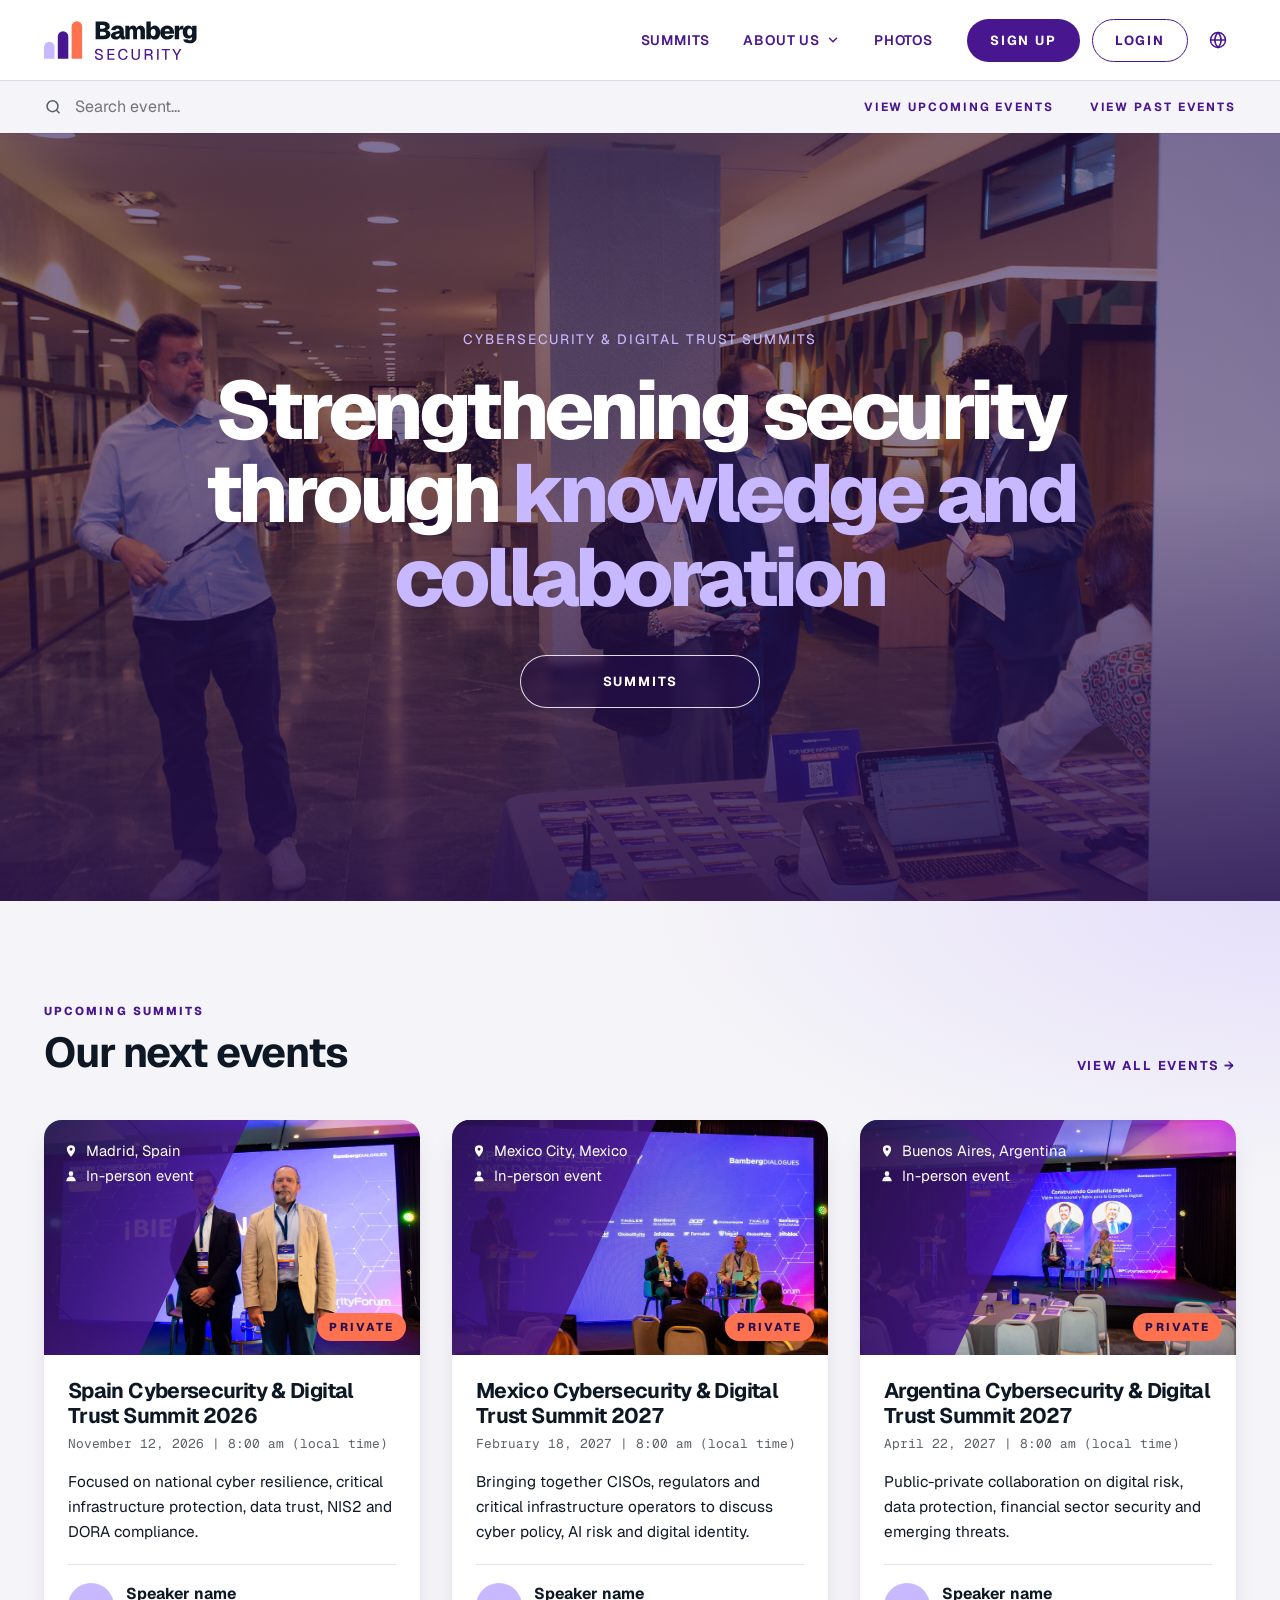
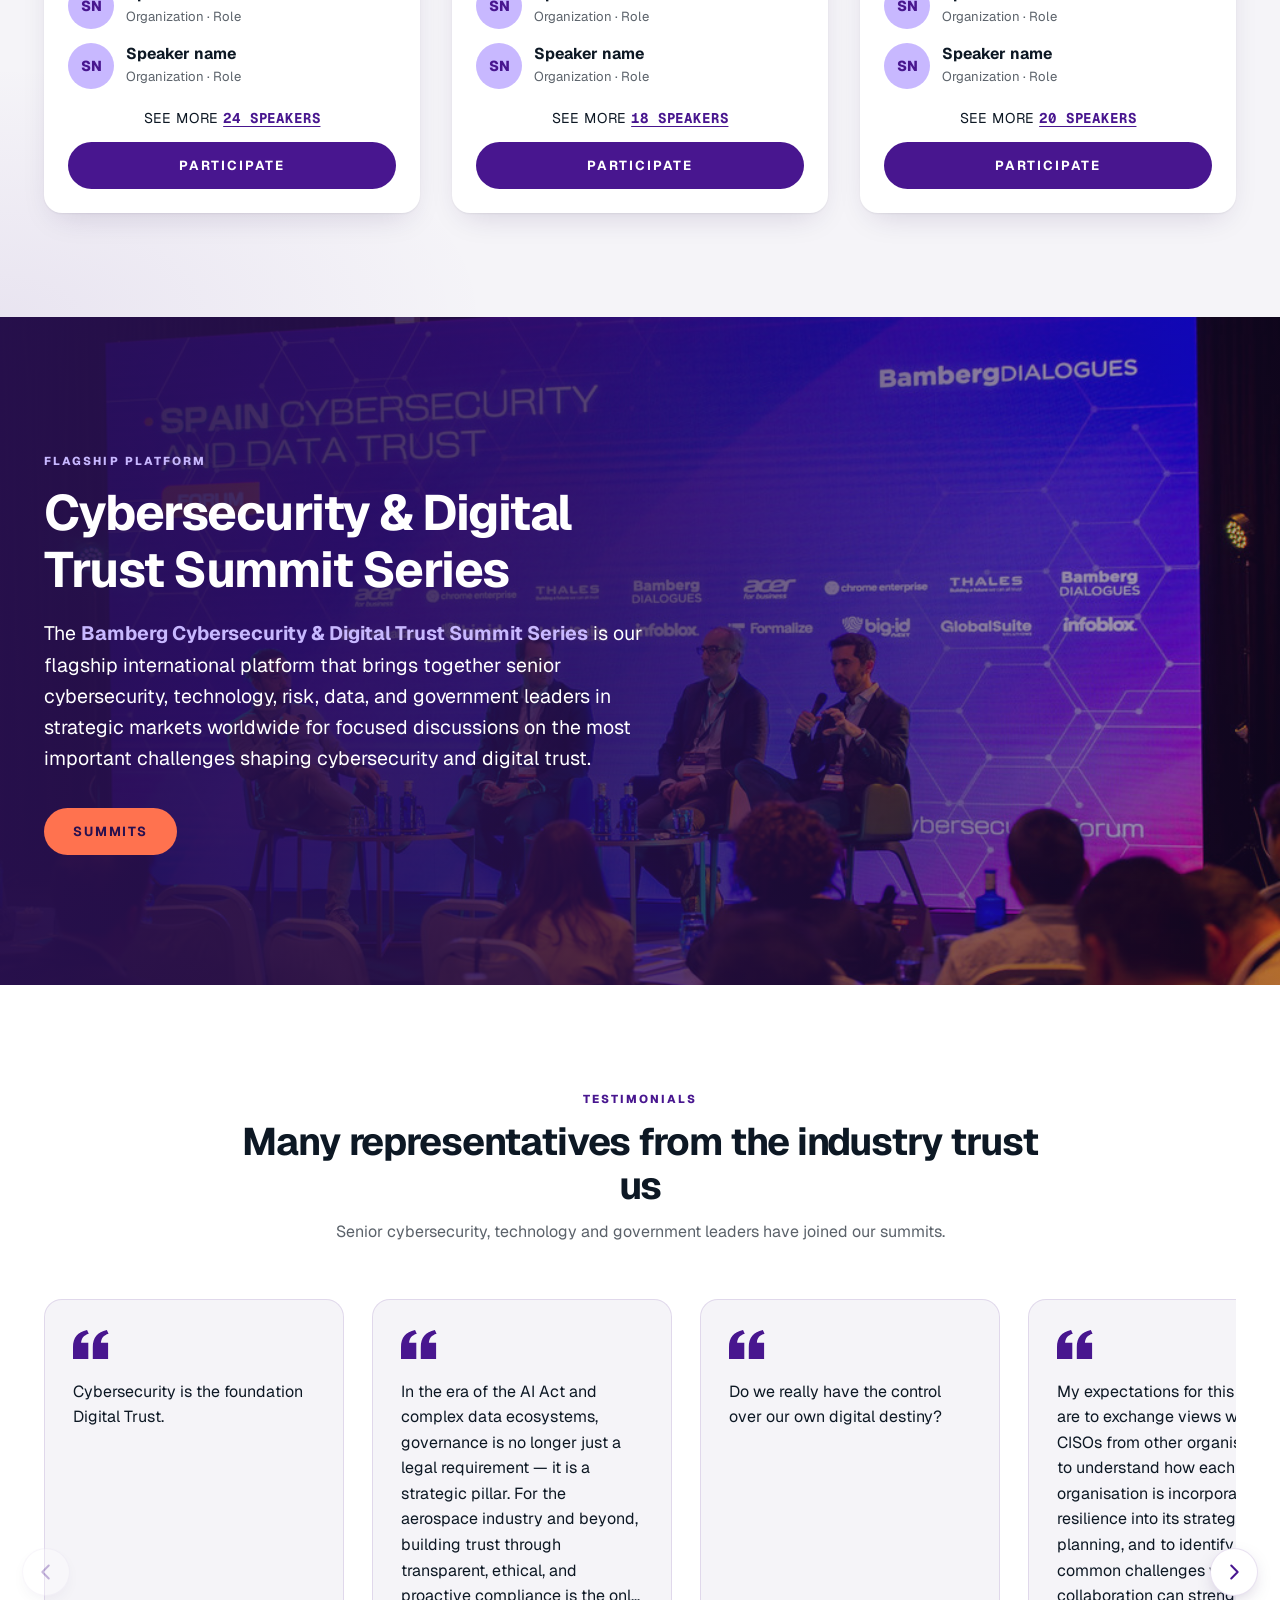
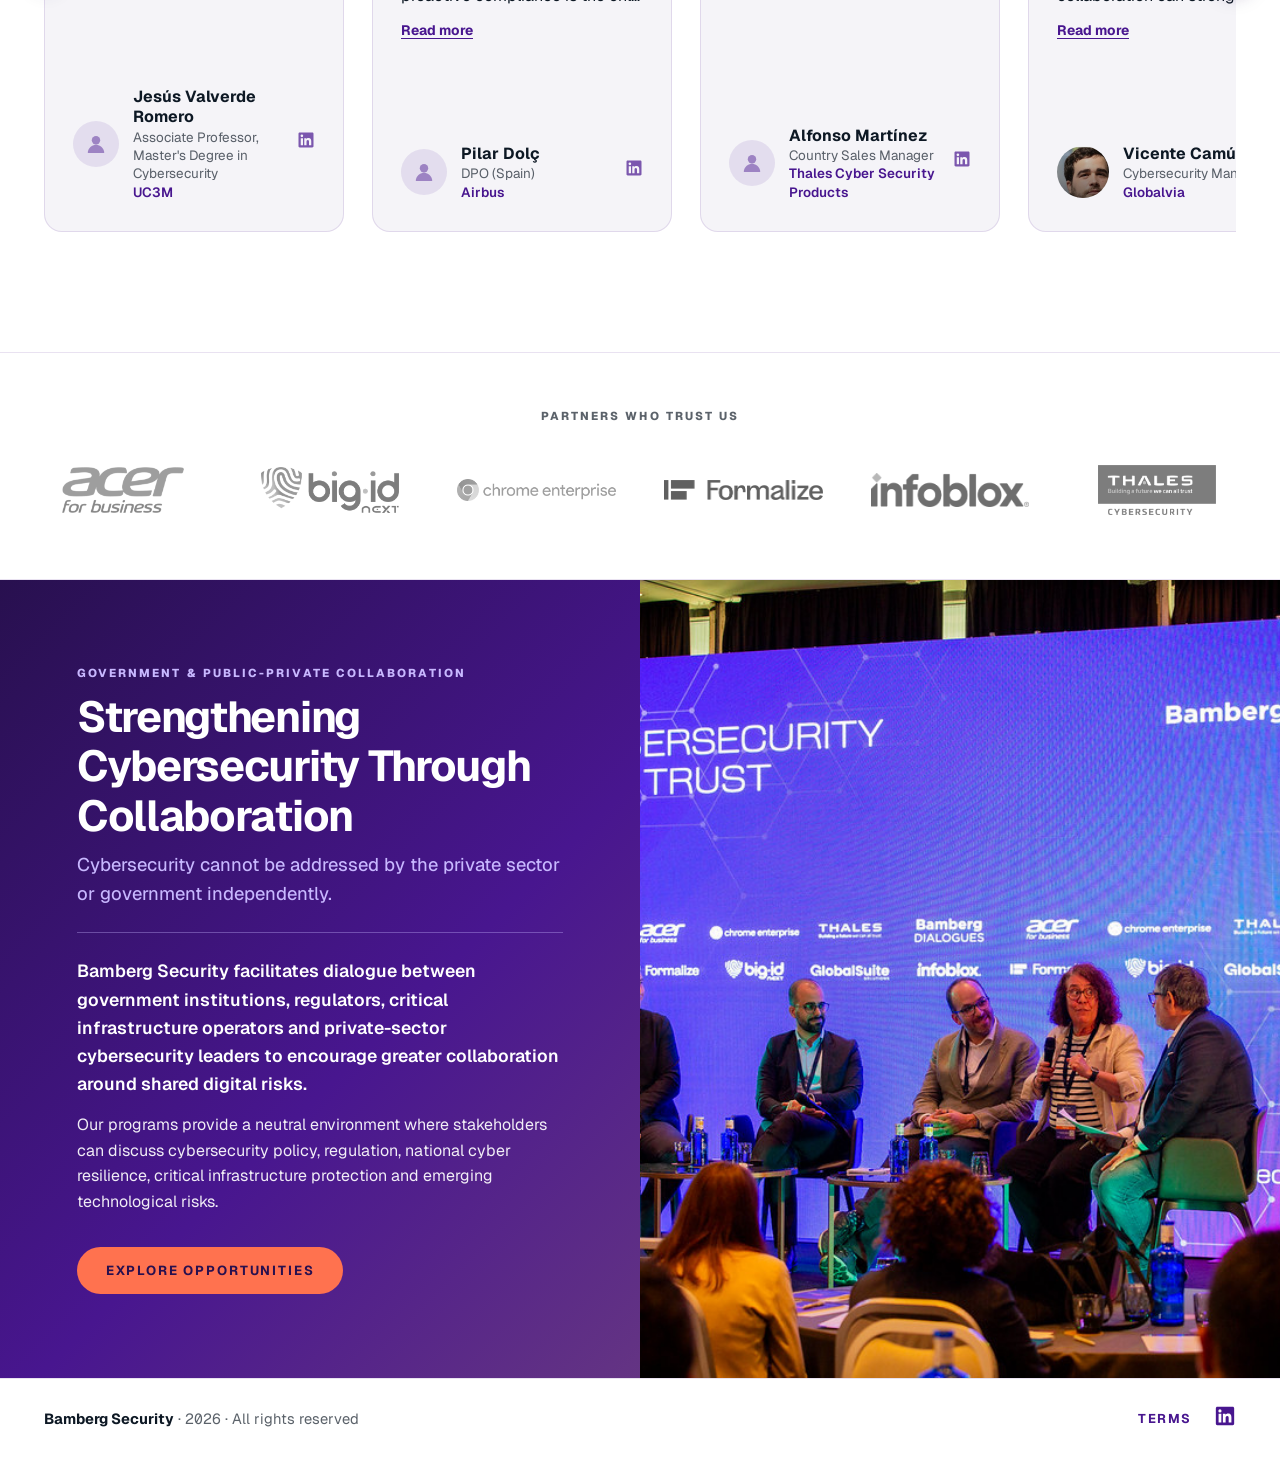
<file: Demo/index.html>
<!DOCTYPE html>
<html lang="en">
<head>
  <meta charset="utf-8">
  <meta name="viewport" content="width=device-width, initial-scale=1">
  <title>Bamberg Security</title>
  <meta name="description" content="Strengthening security through knowledge and collaboration — Bamberg Cybersecurity &amp; Digital Trust Summit Series">
  <link rel="icon" href="assets/logo/favicon.svg" type="image/svg+xml">
  <link rel="preconnect" href="https://fonts.googleapis.com">
  <link rel="preconnect" href="https://fonts.gstatic.com" crossorigin>
  <link href="https://fonts.googleapis.com/css2?family=Geist:wght@100..900&family=Geist+Mono:wght@400;500&display=swap" rel="stylesheet">
  <link rel="stylesheet" href="css/styles.css">
</head>
<body data-page="home">

<main>

<!-- ============ HERO ============ -->
<section class="hero on-dark">
  <video autoplay muted loop playsinline poster="assets/img/hero-poster.jpg">
    <source src="assets/video/hero.mp4" type="video/mp4">
  </video>
  <div class="hero-content">
    <div class="hero-eyebrow subtitle">Cybersecurity &amp; Digital Trust Summits</div>
    <h1 class="display">Strengthening security through <span>knowledge and collaboration</span></h1>
    <div class="hero-ctas">
      <a class="btn btn-ghost" href="#summits">Summits</a>
    </div>
  </div>
</section>

<!-- ============ PRÓXIMOS EVENTOS ============ -->
<section class="events" id="summits">
  <div class="wrap">
    <div class="section-head">
      <div>
        <span class="label">Upcoming summits</span>
        <h2 class="heading">Our next events</h2>
      </div>
      <a href="summits.html">View all events →</a>
    </div>

    <div class="event-grid" id="home-events"></div>
  </div>
</section>

<!-- ============ SUMMIT SERIES ============ -->
<section class="feature on-dark" style="background-image:url('assets/img/summit-series.jpg')">
  <div class="wrap">
    <div class="feature-text">
      <span class="label">Flagship platform</span>
      <h2 class="heading">Cybersecurity &amp; Digital Trust Summit Series</h2>
      <p class="lead">The <strong>Bamberg Cybersecurity &amp; Digital Trust Summit Series</strong> is our flagship international platform that brings together senior cybersecurity, technology, risk, data, and government leaders in strategic markets worldwide for focused discussions on the most important challenges shaping cybersecurity and digital trust.</p>
      <a class="btn btn-coral" href="summits.html">Summits</a>
    </div>
  </div>
</section>

<!-- ============ TESTIMONIOS ============ -->
<section class="testimonials">
  <div class="wrap">
    <div class="center-head">
      <span class="label">Testimonials</span>
      <h2 class="heading">Many representatives from the industry trust us</h2>
      <p>Senior cybersecurity, technology and government leaders have joined our summits.</p>
    </div>
    <div class="t-carousel">
      <button class="t-nav prev" type="button" aria-label="Previous testimonials">
        <svg width="22" height="22" viewBox="0 0 24 24" fill="none" stroke="currentColor" stroke-width="2.2" stroke-linecap="round" stroke-linejoin="round"><path d="m15 5-7 7 7 7"/></svg>
      </button>
      <div class="t-track" id="testimonials"></div>
      <button class="t-nav next" type="button" aria-label="Next testimonials">
        <svg width="22" height="22" viewBox="0 0 24 24" fill="none" stroke="currentColor" stroke-width="2.2" stroke-linecap="round" stroke-linejoin="round"><path d="m9 5 7 7-7 7"/></svg>
      </button>
    </div>
  </div>
</section>

<!-- ============ LOGOS ============ -->
<section class="logos" id="partners">
  <div class="wrap">
    <p class="logos-title label">Partners who trust us</p>
    <div class="logos-row">
    <div class="partner"><img src="assets/partners/acer.png" alt="Acer for Business" style="--h:46px; --b:.6" loading="lazy"></div>
    <div class="partner"><img src="assets/partners/bigid.png" alt="BigID" style="--h:46px" loading="lazy"></div>
    <div class="partner"><img src="assets/partners/chrome.png" alt="Chrome Enterprise" style="--h:30px" loading="lazy"></div>
    <div class="partner"><img src="assets/partners/formalize.png" alt="Formalize" style="--h:28px" loading="lazy"></div>
    <div class="partner"><img src="assets/partners/infoblox.png" alt="Infoblox" style="--h:36px" loading="lazy"></div>
    <div class="partner"><img src="assets/partners/thales.png" alt="Thales Cybersecurity" style="--h:50px" loading="lazy"></div>
    </div>
  </div>
</section>

<!-- ============ GOVERNMENT ============ -->
<section class="split on-dark">
  <div class="split-text">
    <span class="label">Government &amp; Public-Private Collaboration</span>
    <h2 class="heading">Strengthening Cybersecurity Through Collaboration</h2>
    <h3>Cybersecurity cannot be addressed by the private sector or government independently.</h3>
    <hr>
    <p class="strong">Bamberg Security facilitates dialogue between government institutions, regulators, critical infrastructure operators and private-sector cybersecurity leaders to encourage greater collaboration around shared digital risks.</p>
    <p>Our programs provide a neutral environment where stakeholders can discuss cybersecurity policy, regulation, national cyber resilience, critical infrastructure protection and emerging technological risks.</p>
    <a class="btn btn-coral" href="#" data-open-inquiry>Explore opportunities</a>
  </div>
  <div class="split-media" style="background-image:url('assets/img/government.jpg')"></div>
</section>

</main>

<script src="js/data.js"></script>
<script src="js/layout.js"></script>
<script>
  document.getElementById('home-events').innerHTML = BS.upcoming().slice(0, 3).map(BS.eventCard).join('');
  document.getElementById('testimonials').innerHTML = BS.testimonials.map(BS.testimonialCard).join('');
  BS.initCarousel(document.querySelector('.t-carousel'));
</script>
</body>
</html>
</file>
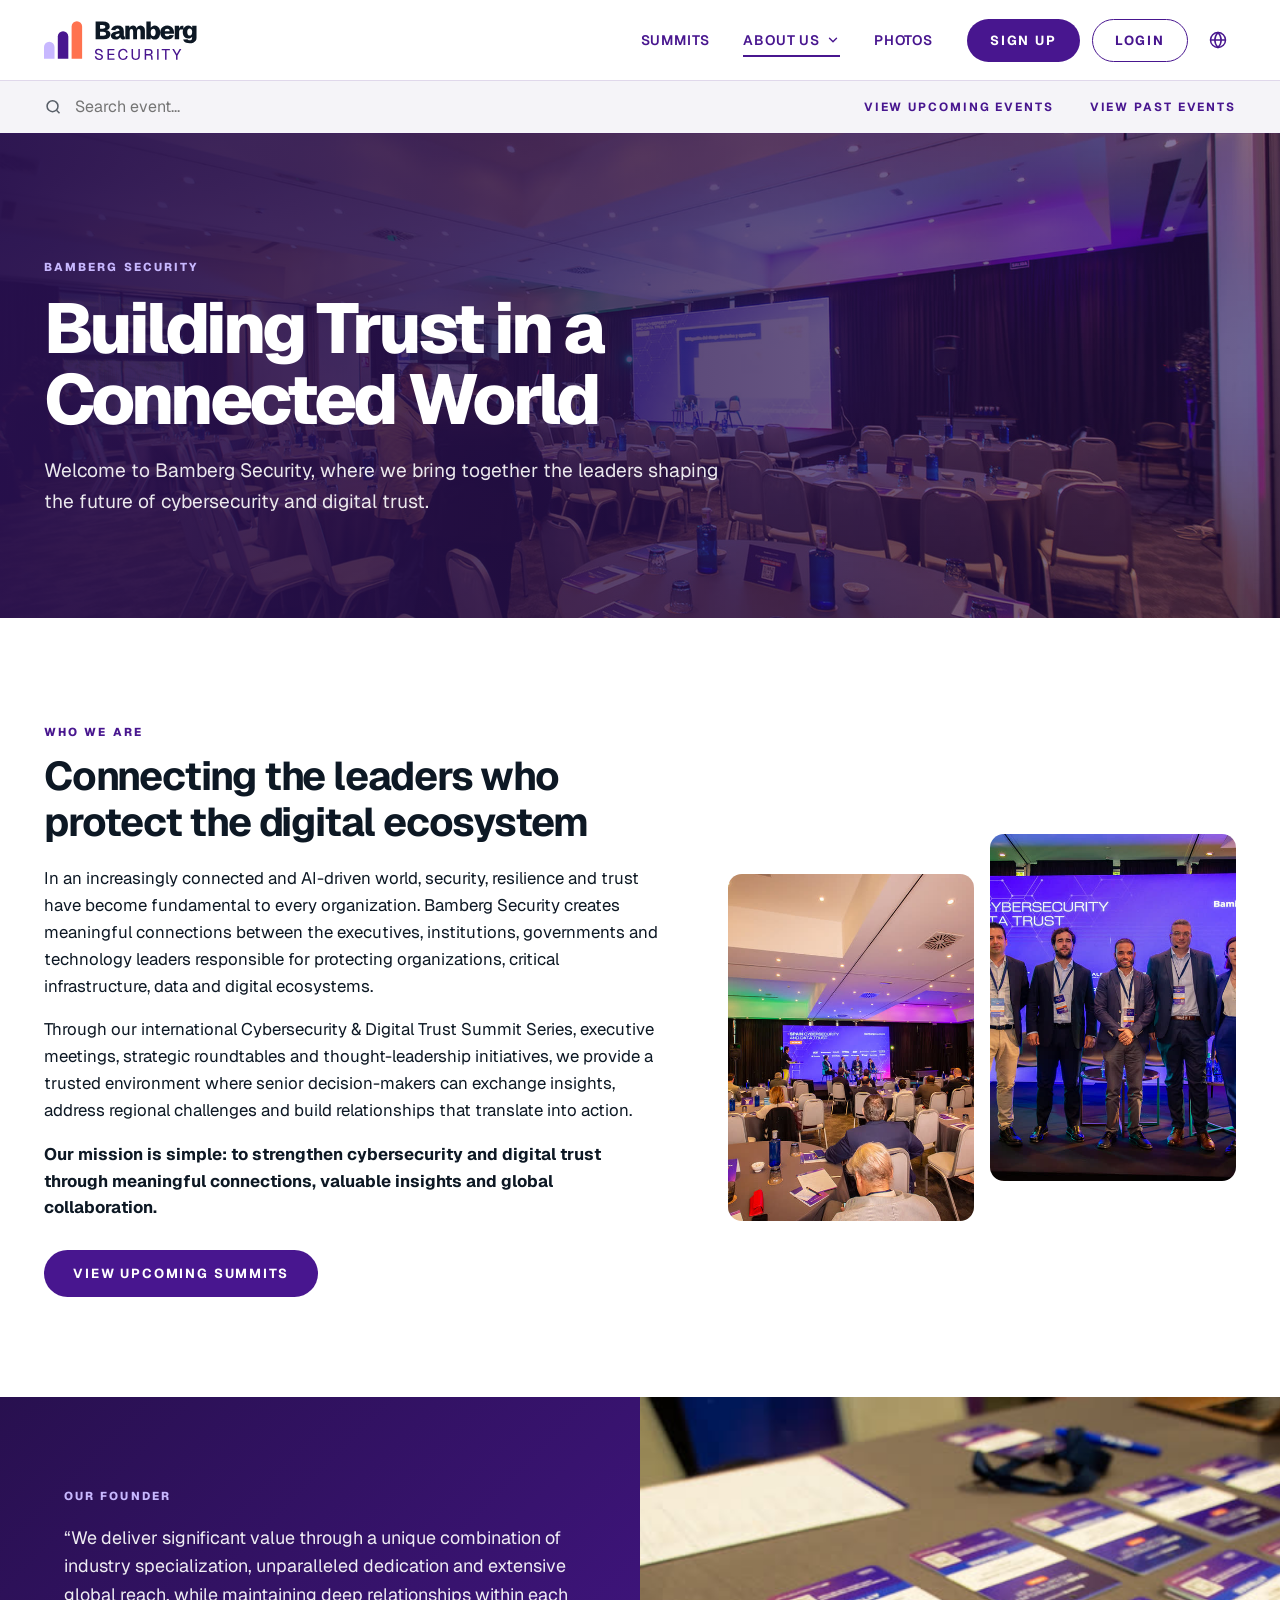
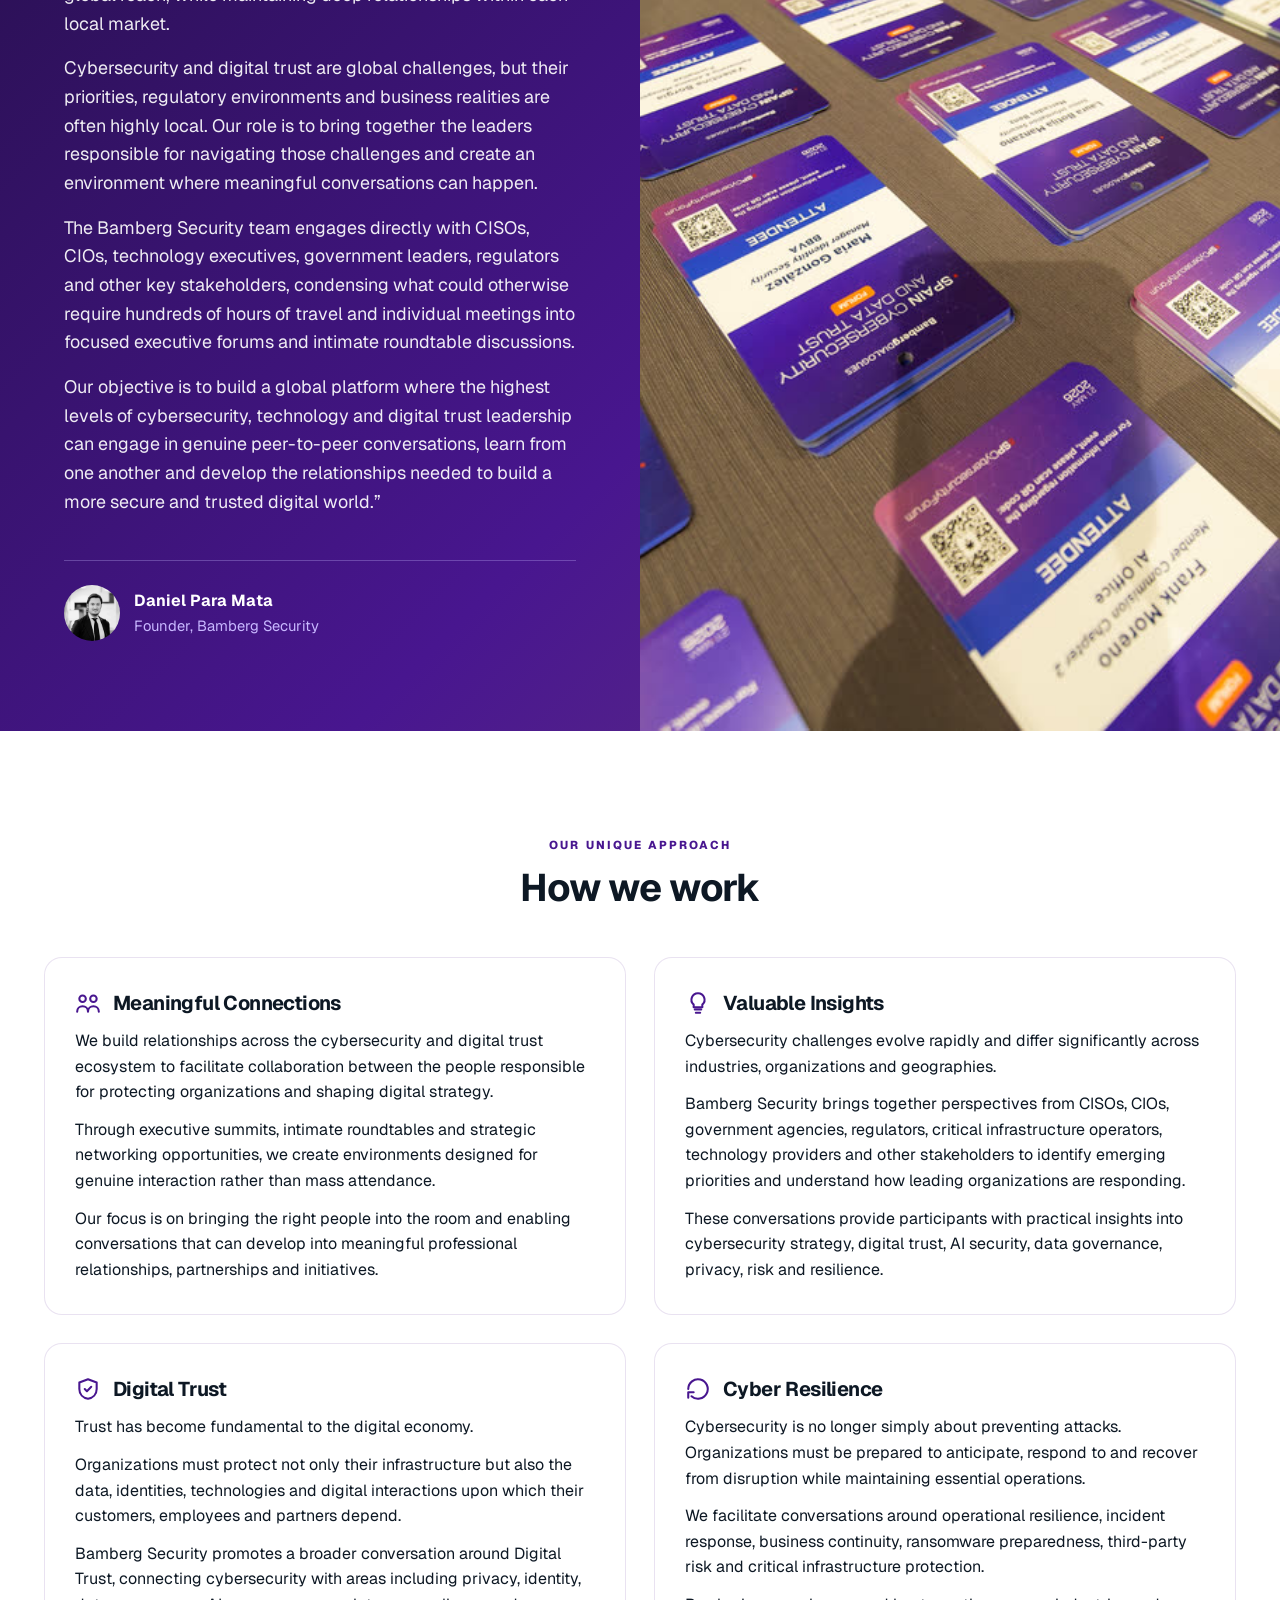
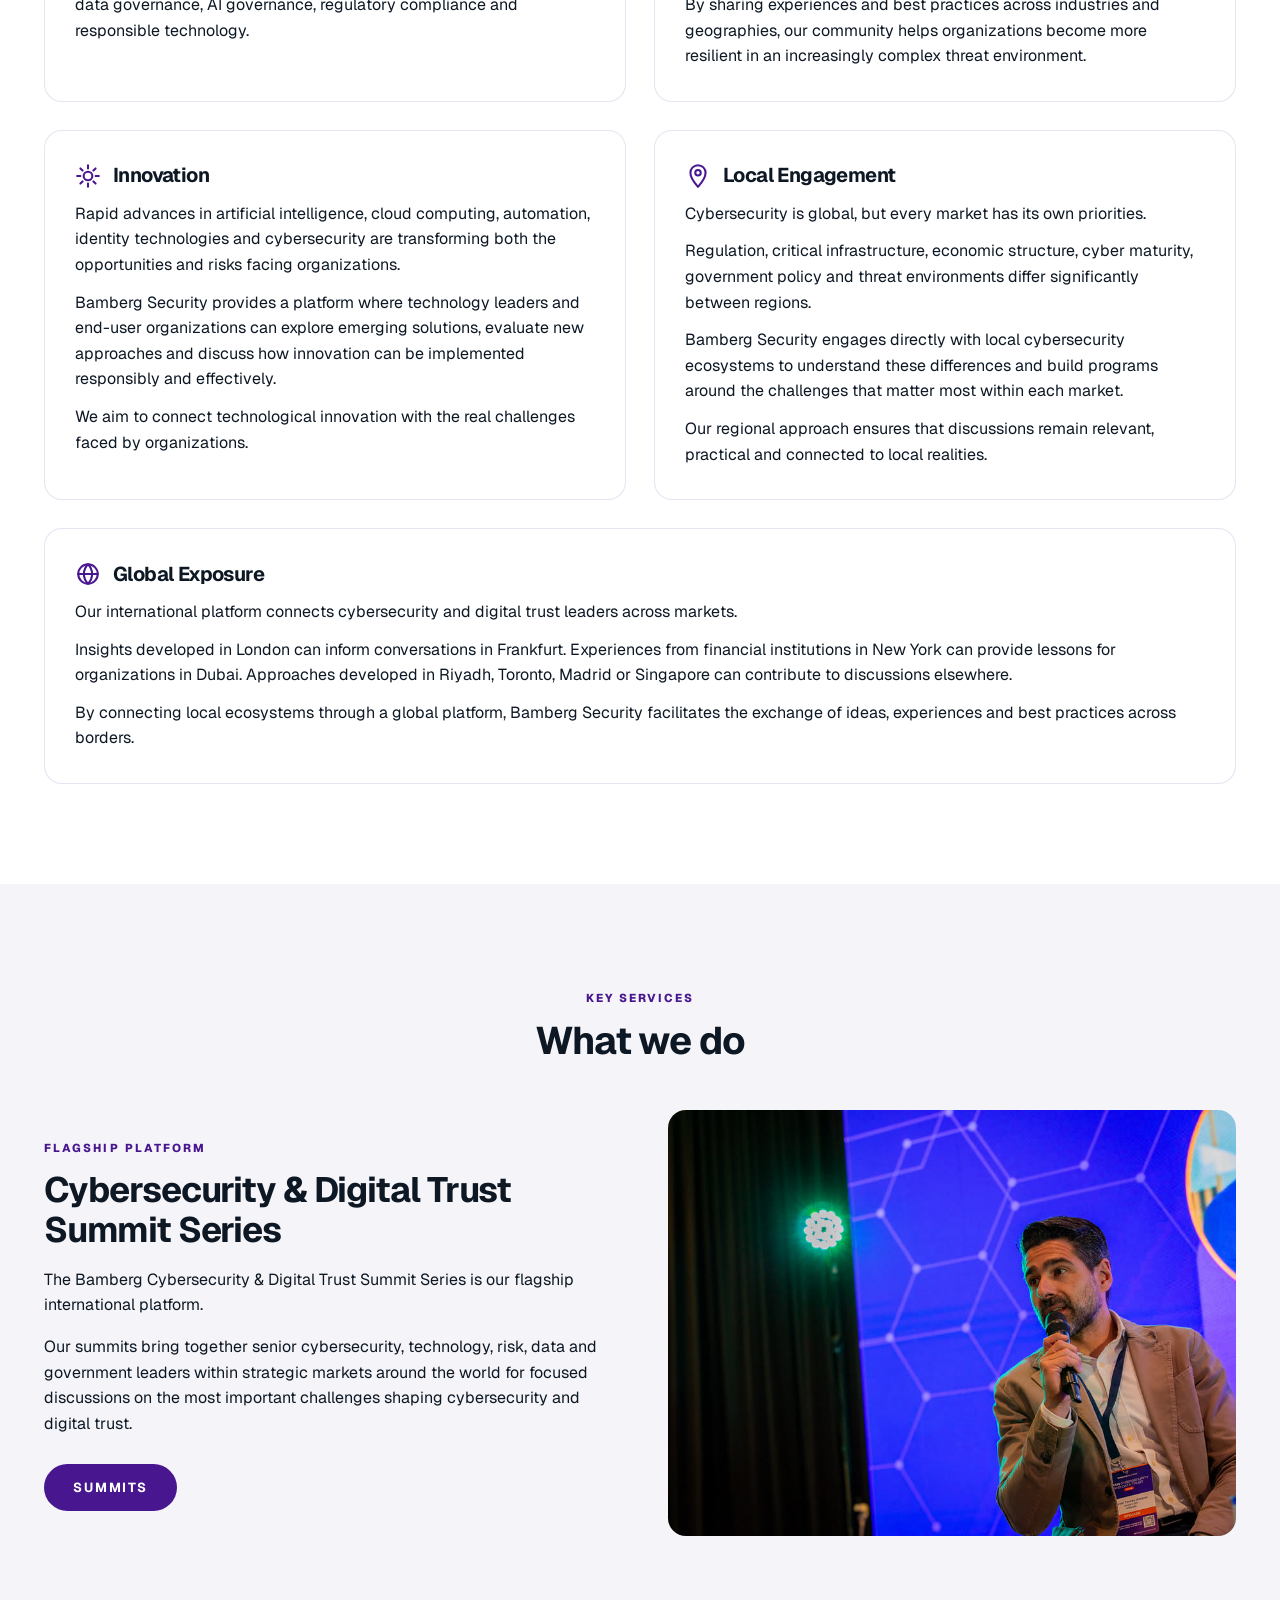
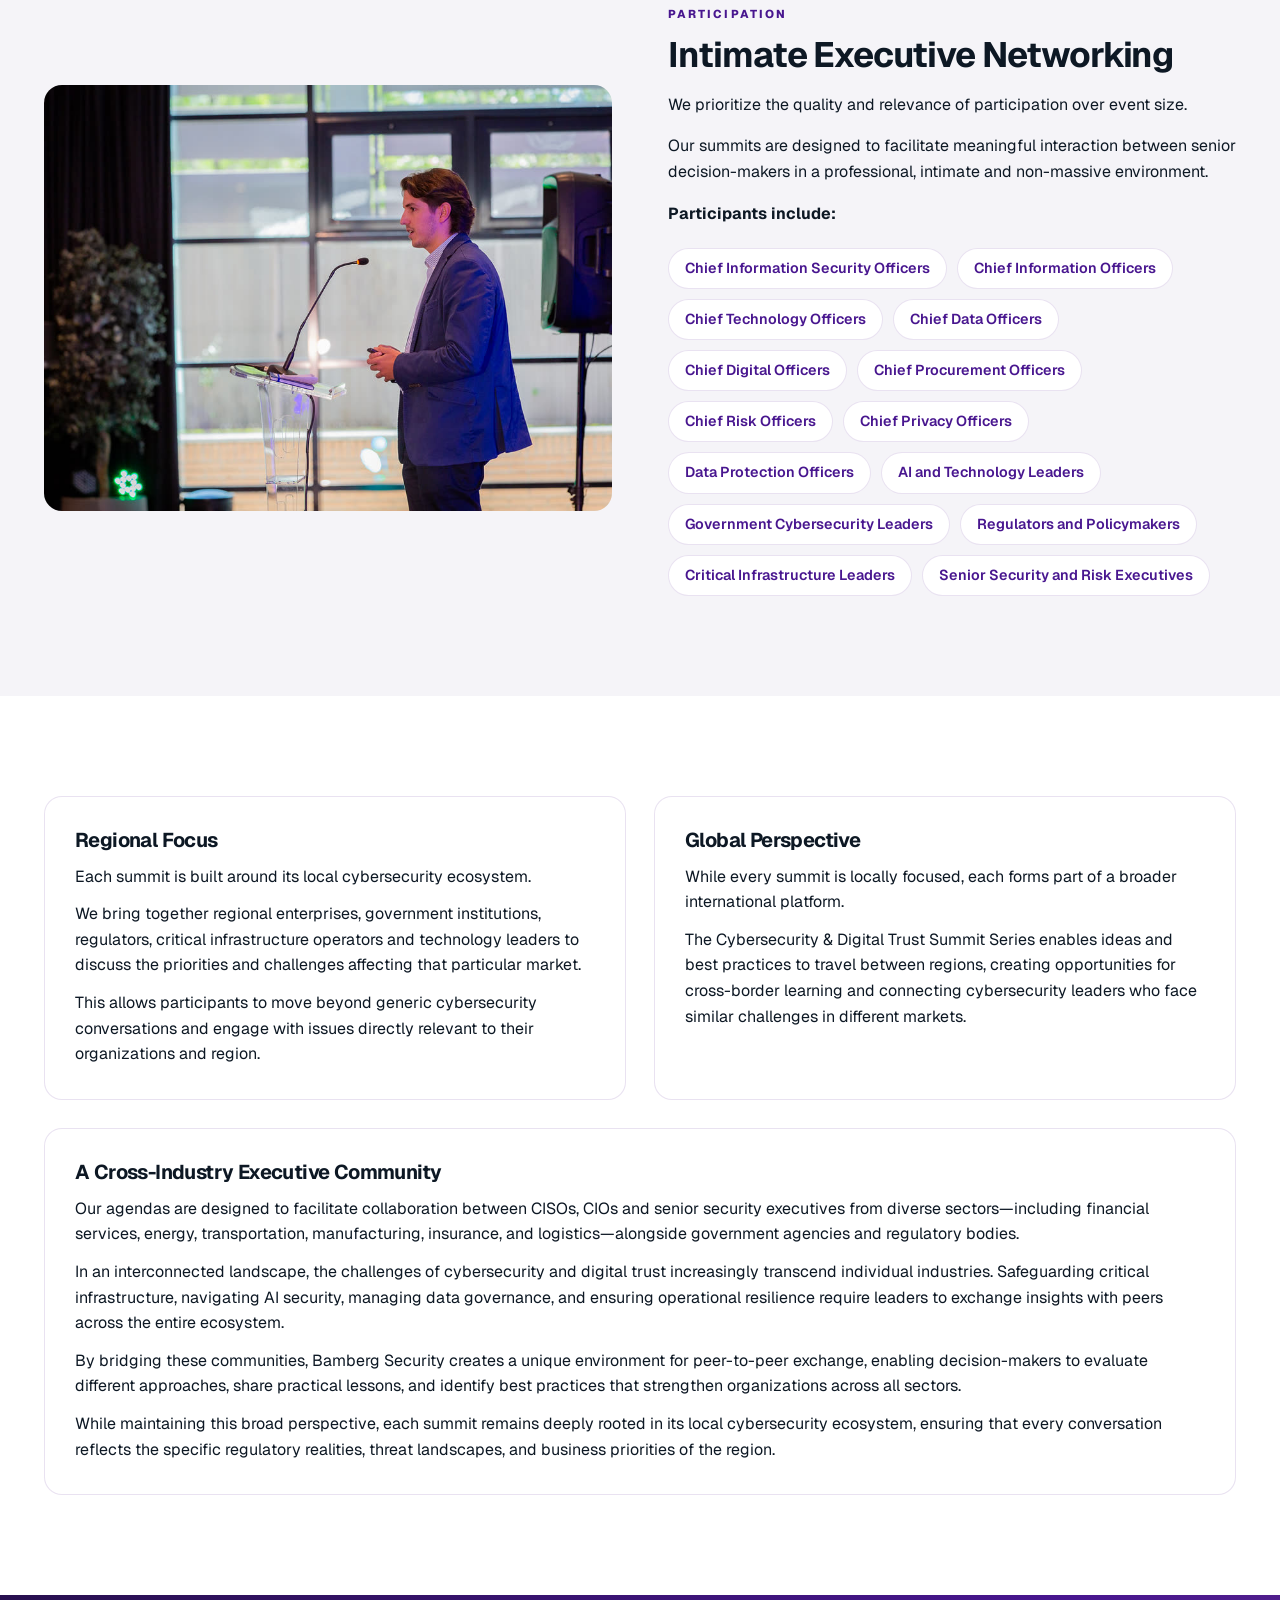
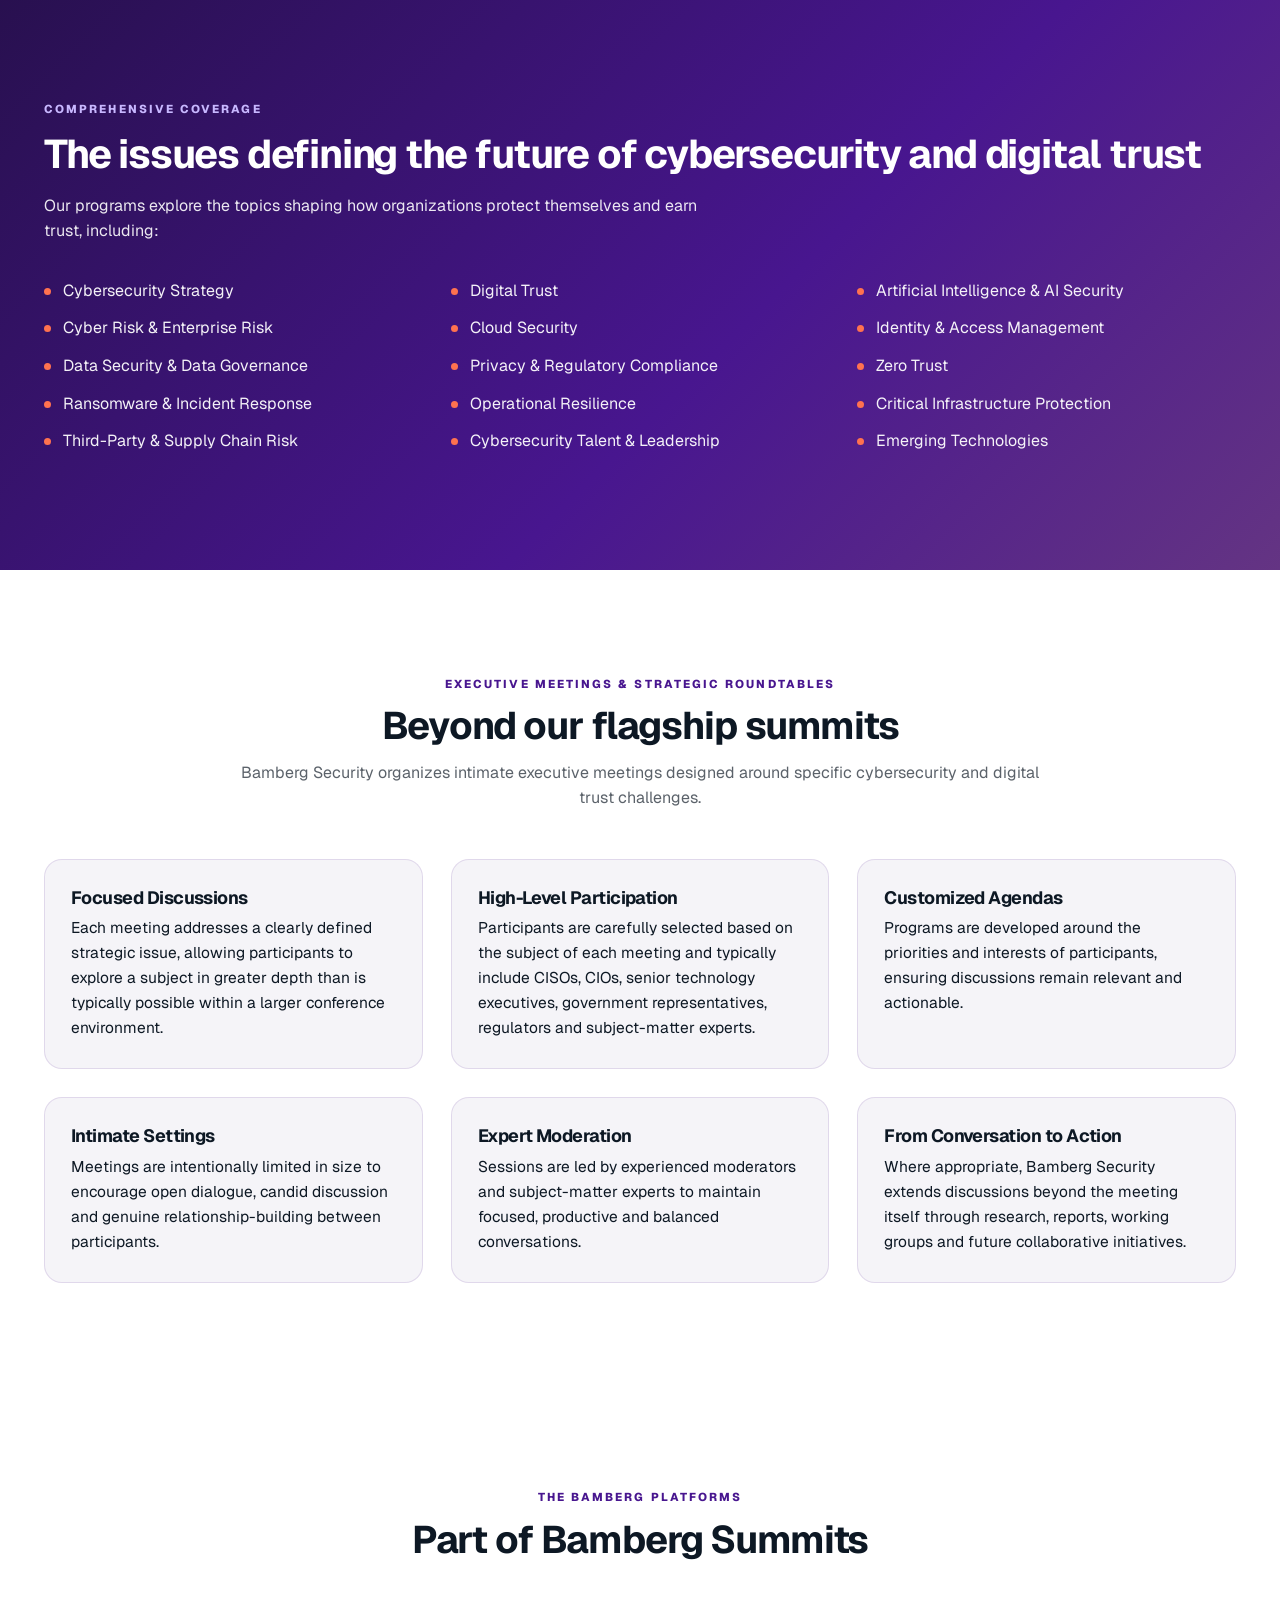
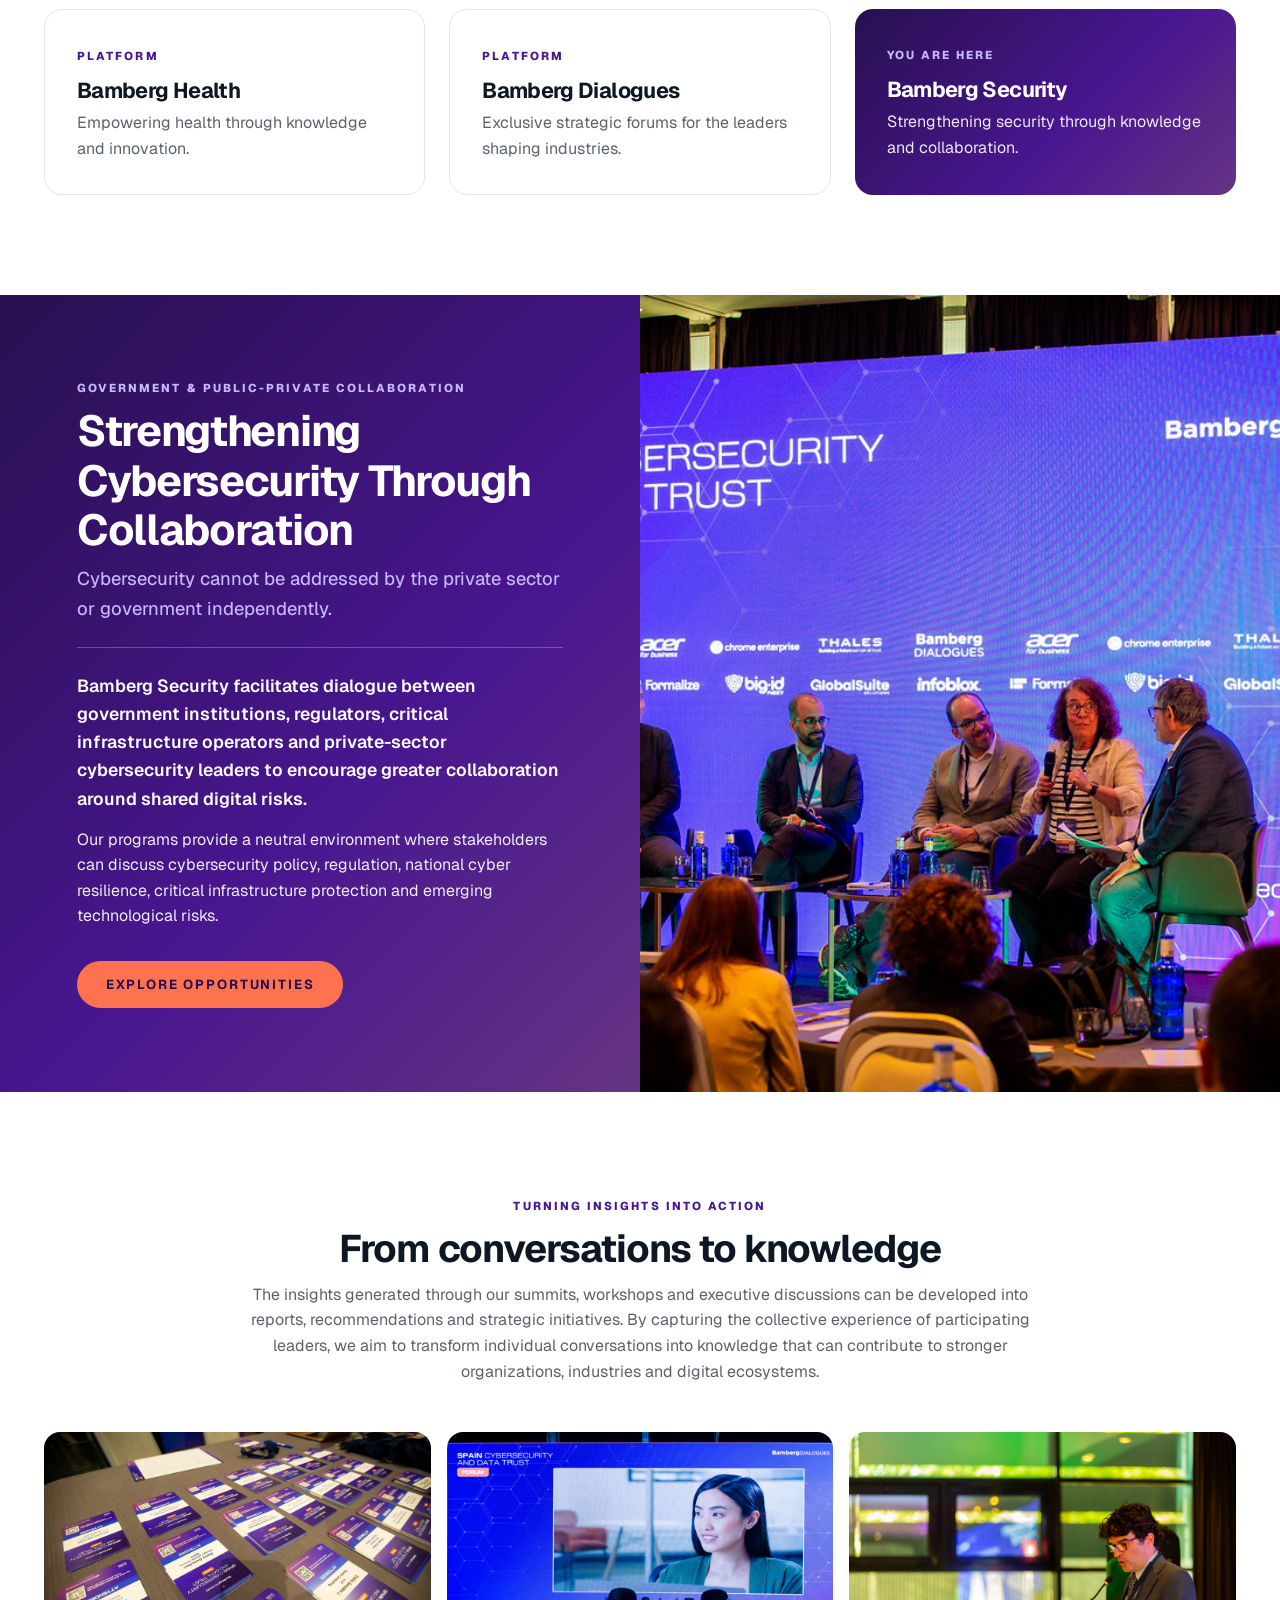
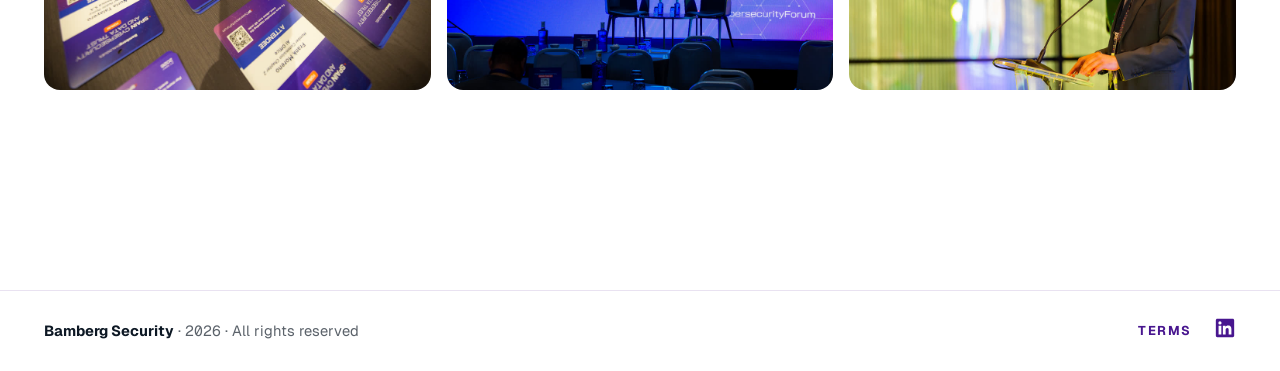
<file: Demo/about.html>
<!DOCTYPE html>
<html lang="en">
<head>
  <meta charset="utf-8">
  <meta name="viewport" content="width=device-width, initial-scale=1">
  <title>About us · Bamberg Security</title>
  <meta name="description" content="Bamberg Security brings together the leaders shaping the future of cybersecurity and digital trust.">
  <link rel="icon" href="assets/logo/favicon.svg" type="image/svg+xml">
  <link rel="preconnect" href="https://fonts.googleapis.com">
  <link rel="preconnect" href="https://fonts.gstatic.com" crossorigin>
  <link href="https://fonts.googleapis.com/css2?family=Geist:wght@100..900&family=Geist+Mono:wght@400;500&display=swap" rel="stylesheet">
  <link rel="stylesheet" href="css/styles.css">
</head>
<body data-page="about">

<main>

<!-- ============ HERO ============ -->
<section class="page-hero on-dark" style="background-image:url('assets/img/about-hero.jpg')">
  <div class="wrap">
    <span class="label">Bamberg Security</span>
    <h1 class="display">Building Trust in a Connected World</h1>
    <p>Welcome to Bamberg Security, where we bring together the leaders shaping the future of cybersecurity and digital trust.</p>
  </div>
</section>

<!-- ============ QUIÉNES SOMOS ============ -->
<section class="intro">
  <div class="wrap intro-grid">
    <div>
      <span class="label">Who we are</span>
      <h2 class="heading">Connecting the leaders who protect the digital ecosystem</h2>
      <p>In an increasingly connected and AI-driven world, security, resilience and trust have become fundamental to every organization. Bamberg Security creates meaningful connections between the executives, institutions, governments and technology leaders responsible for protecting organizations, critical infrastructure, data and digital ecosystems.</p>
      <p>Through our international Cybersecurity &amp; Digital Trust Summit Series, executive meetings, strategic roundtables and thought-leadership initiatives, we provide a trusted environment where senior decision-makers can exchange insights, address regional challenges and build relationships that translate into action.</p>
      <p><strong>Our mission is simple: to strengthen cybersecurity and digital trust through meaningful connections, valuable insights and global collaboration.</strong></p>
      <a class="btn btn-purple" href="summits.html" style="margin-top:12px">View upcoming summits</a>
    </div>
    <div class="intro-photos">
      <img src="assets/img/about-p1.jpg" alt="Attendees at a Bamberg Security forum">
      <img src="assets/img/about-p2.jpg" alt="Panel discussion at a Bamberg Security forum">
    </div>
  </div>
</section>

<!-- ============ CITA DEL FUNDADOR ============ -->
<section class="founder on-dark">
  <div class="founder-grid">
    <div class="founder-text">
      <span class="label">Our founder</span>
      <blockquote>
        <p>“We deliver significant value through a unique combination of industry specialization, unparalleled dedication and extensive global reach, while maintaining deep relationships within each local market.</p>
        <p>Cybersecurity and digital trust are global challenges, but their priorities, regulatory environments and business realities are often highly local. Our role is to bring together the leaders responsible for navigating those challenges and create an environment where meaningful conversations can happen.</p>
        <p>The Bamberg Security team engages directly with CISOs, CIOs, technology executives, government leaders, regulators and other key stakeholders, condensing what could otherwise require hundreds of hours of travel and individual meetings into focused executive forums and intimate roundtable discussions.</p>
        <p>Our objective is to build a global platform where the highest levels of cybersecurity, technology and digital trust leadership can engage in genuine peer-to-peer conversations, learn from one another and develop the relationships needed to build a more secure and trusted digital world.”</p>
      </blockquote>
      <div class="founder-who">
        <img class="founder-avatar" src="assets/img/founder.jpg" alt="Daniel Para Mata">
        <div>
          <strong>Daniel Para Mata</strong>
          <span>Founder, Bamberg Security</span>
        </div>
      </div>
    </div>
    <div class="founder-photo" style="background-image:url('assets/img/about-3.jpg')"></div>
  </div>
</section>

<!-- ============ OUR UNIQUE APPROACH ============ -->
<section class="approach">
  <div class="wrap">
    <div class="center-head">
      <span class="label">Our Unique Approach</span>
      <h2 class="heading">How we work</h2>
    </div>
    <div class="approach-grid">
      <article class="approach-card">
        <h3 class="heading"><i><svg width="26" height="26" viewBox="0 0 24 24" fill="none" stroke="#48168F" stroke-width="1.9" stroke-linecap="round" stroke-linejoin="round"><circle cx="7" cy="8" r="3"/><circle cx="17" cy="8" r="3"/><path d="M2 20c0-3 2.2-5 5-5s5 2 5 5M12 20c0-3 2.2-5 5-5s5 2 5 5"/></svg></i>Meaningful Connections</h3>
        <p>We build relationships across the cybersecurity and digital trust ecosystem to facilitate collaboration between the people responsible for protecting organizations and shaping digital strategy.</p>
        <p>Through executive summits, intimate roundtables and strategic networking opportunities, we create environments designed for genuine interaction rather than mass attendance.</p>
        <p>Our focus is on bringing the right people into the room and enabling conversations that can develop into meaningful professional relationships, partnerships and initiatives.</p>
      </article>
      <article class="approach-card">
        <h3 class="heading"><i><svg width="26" height="26" viewBox="0 0 24 24" fill="none" stroke="#48168F" stroke-width="1.9" stroke-linecap="round" stroke-linejoin="round"><path d="M9 18h6M10 21h4M12 3a6 6 0 0 1 4 10.5V16H8v-2.5A6 6 0 0 1 12 3z"/></svg></i>Valuable Insights</h3>
        <p>Cybersecurity challenges evolve rapidly and differ significantly across industries, organizations and geographies.</p>
        <p>Bamberg Security brings together perspectives from CISOs, CIOs, government agencies, regulators, critical infrastructure operators, technology providers and other stakeholders to identify emerging priorities and understand how leading organizations are responding.</p>
        <p>These conversations provide participants with practical insights into cybersecurity strategy, digital trust, AI security, data governance, privacy, risk and resilience.</p>
      </article>
      <article class="approach-card">
        <h3 class="heading"><i><svg width="26" height="26" viewBox="0 0 24 24" fill="none" stroke="#48168F" stroke-width="1.9" stroke-linecap="round" stroke-linejoin="round"><path d="M12 3 4 6v6c0 5 3.4 8.3 8 9 4.6-.7 8-4 8-9V6z"/><path d="m9 12 2 2 4-4"/></svg></i>Digital Trust</h3>
        <p>Trust has become fundamental to the digital economy.</p>
        <p>Organizations must protect not only their infrastructure but also the data, identities, technologies and digital interactions upon which their customers, employees and partners depend.</p>
        <p>Bamberg Security promotes a broader conversation around Digital Trust, connecting cybersecurity with areas including privacy, identity, data governance, AI governance, regulatory compliance and responsible technology.</p>
      </article>
      <article class="approach-card">
        <h3 class="heading"><i><svg width="26" height="26" viewBox="0 0 24 24" fill="none" stroke="#48168F" stroke-width="1.9" stroke-linecap="round" stroke-linejoin="round"><path d="M3 12a9 9 0 1 1 3 6.7"/><path d="M3 20v-5h5"/></svg></i>Cyber Resilience</h3>
        <p>Cybersecurity is no longer simply about preventing attacks. Organizations must be prepared to anticipate, respond to and recover from disruption while maintaining essential operations.</p>
        <p>We facilitate conversations around operational resilience, incident response, business continuity, ransomware preparedness, third-party risk and critical infrastructure protection.</p>
        <p>By sharing experiences and best practices across industries and geographies, our community helps organizations become more resilient in an increasingly complex threat environment.</p>
      </article>
      <article class="approach-card">
        <h3 class="heading"><i><svg width="26" height="26" viewBox="0 0 24 24" fill="none" stroke="#48168F" stroke-width="1.9" stroke-linecap="round" stroke-linejoin="round"><path d="M12 2v3M12 19v3M2 12h3M19 12h3M5 5l2 2M17 17l2 2M19 5l-2 2M7 17l-2 2"/><circle cx="12" cy="12" r="4"/></svg></i>Innovation</h3>
        <p>Rapid advances in artificial intelligence, cloud computing, automation, identity technologies and cybersecurity are transforming both the opportunities and risks facing organizations.</p>
        <p>Bamberg Security provides a platform where technology leaders and end-user organizations can explore emerging solutions, evaluate new approaches and discuss how innovation can be implemented responsibly and effectively.</p>
        <p>We aim to connect technological innovation with the real challenges faced by organizations.</p>
      </article>
      <article class="approach-card">
        <h3 class="heading"><i><svg width="26" height="26" viewBox="0 0 24 24" fill="none" stroke="#48168F" stroke-width="1.9" stroke-linecap="round" stroke-linejoin="round"><path d="M12 2a7 7 0 0 0-7 7c0 5.2 7 13 7 13s7-7.8 7-13a7 7 0 0 0-7-7z"/><circle cx="12" cy="9" r="2.5"/></svg></i>Local Engagement</h3>
        <p>Cybersecurity is global, but every market has its own priorities.</p>
        <p>Regulation, critical infrastructure, economic structure, cyber maturity, government policy and threat environments differ significantly between regions.</p>
        <p>Bamberg Security engages directly with local cybersecurity ecosystems to understand these differences and build programs around the challenges that matter most within each market.</p>
        <p>Our regional approach ensures that discussions remain relevant, practical and connected to local realities.</p>
      </article>
      <article class="approach-card wide">
        <h3 class="heading"><i><svg width="26" height="26" viewBox="0 0 24 24" fill="none" stroke="#48168F" stroke-width="1.9" stroke-linecap="round" stroke-linejoin="round"><circle cx="12" cy="12" r="9"/><path d="M3 12h18M12 3c2.5 2.6 3.8 5.6 3.8 9s-1.3 6.4-3.8 9c-2.5-2.6-3.8-5.6-3.8-9S9.5 5.6 12 3z"/></svg></i>Global Exposure</h3>
        <p>Our international platform connects cybersecurity and digital trust leaders across markets.</p>
        <p>Insights developed in London can inform conversations in Frankfurt. Experiences from financial institutions in New York can provide lessons for organizations in Dubai. Approaches developed in Riyadh, Toronto, Madrid or Singapore can contribute to discussions elsewhere.</p>
        <p>By connecting local ecosystems through a global platform, Bamberg Security facilitates the exchange of ideas, experiences and best practices across borders.</p>
      </article>
    </div>
  </div>
</section>

<!-- ============ KEY SERVICES ============ -->
<section class="services">
  <div class="wrap">
    <div class="center-head">
      <span class="label">Key services</span>
      <h2 class="heading">What we do</h2>
    </div>

    <div class="service-block">
      <div>
        <span class="label">Flagship platform</span>
        <h2 class="heading">Cybersecurity &amp; Digital Trust Summit Series</h2>
        <p>The Bamberg Cybersecurity &amp; Digital Trust Summit Series is our flagship international platform.</p>
        <p>Our summits bring together senior cybersecurity, technology, risk, data and government leaders within strategic markets around the world for focused discussions on the most important challenges shaping cybersecurity and digital trust.</p>
        <a class="btn btn-purple" href="summits.html" style="margin-top:12px">Summits</a>
      </div>
      <img src="assets/img/about-p3.jpg" alt="Bamberg Security summit session">
    </div>

    <div class="service-block flip">
      <div>
        <span class="label">Participation</span>
        <h2 class="heading">Intimate Executive Networking</h2>
        <p>We prioritize the quality and relevance of participation over event size.</p>
        <p>Our summits are designed to facilitate meaningful interaction between senior decision-makers in a professional, intimate and non-massive environment.</p>
        <p><strong>Participants include:</strong></p>
        <div class="audience">
          <span>Chief Information Security Officers</span>
          <span>Chief Information Officers</span>
          <span>Chief Technology Officers</span>
          <span>Chief Data Officers</span>
          <span>Chief Digital Officers</span>
          <span>Chief Procurement Officers</span>
          <span>Chief Risk Officers</span>
          <span>Chief Privacy Officers</span>
          <span>Data Protection Officers</span>
          <span>AI and Technology Leaders</span>
          <span>Government Cybersecurity Leaders</span>
          <span>Regulators and Policymakers</span>
          <span>Critical Infrastructure Leaders</span>
          <span>Senior Security and Risk Executives</span>
        </div>
      </div>
      <img src="assets/img/about-p4.jpg" alt="Networking at a Bamberg Security forum">
    </div>
  </div>
</section>

<!-- ============ ENFOQUE REGIONAL Y GLOBAL (fondo blanco) ============ -->
<section class="meetings">
  <div class="wrap">
    <div class="approach-grid">
      <article class="approach-card">
        <h3 class="heading">Regional Focus</h3>
        <p>Each summit is built around its local cybersecurity ecosystem.</p>
        <p>We bring together regional enterprises, government institutions, regulators, critical infrastructure operators and technology leaders to discuss the priorities and challenges affecting that particular market.</p>
        <p>This allows participants to move beyond generic cybersecurity conversations and engage with issues directly relevant to their organizations and region.</p>
      </article>
      <article class="approach-card">
        <h3 class="heading">Global Perspective</h3>
        <p>While every summit is locally focused, each forms part of a broader international platform.</p>
        <p>The Cybersecurity &amp; Digital Trust Summit Series enables ideas and best practices to travel between regions, creating opportunities for cross-border learning and connecting cybersecurity leaders who face similar challenges in different markets.</p>
      </article>
    </div>
    <div class="approach-card" style="margin-top:28px">
      <h3 class="heading">A Cross-Industry Executive Community</h3>
      <p>Our agendas are designed to facilitate collaboration between CISOs, CIOs and senior security executives from diverse sectors—including financial services, energy, transportation, manufacturing, insurance, and logistics—alongside government agencies and regulatory bodies.</p>
      <p>In an interconnected landscape, the challenges of cybersecurity and digital trust increasingly transcend individual industries. Safeguarding critical infrastructure, navigating AI security, managing data governance, and ensuring operational resilience require leaders to exchange insights with peers across the entire ecosystem.</p>
      <p>By bridging these communities, Bamberg Security creates a unique environment for peer-to-peer exchange, enabling decision-makers to evaluate different approaches, share practical lessons, and identify best practices that strengthen organizations across all sectors.</p>
      <p>While maintaining this broad perspective, each summit remains deeply rooted in its local cybersecurity ecosystem, ensuring that every conversation reflects the specific regulatory realities, threat landscapes, and business priorities of the region.</p>
    </div>
  </div>
</section>

<!-- ============ COMPREHENSIVE COVERAGE (fondo morado) ============ -->
<section class="coverage on-dark">
  <div class="wrap">
    <span class="label">Comprehensive Coverage</span>
    <h2 class="heading">The issues defining the future of cybersecurity and digital trust</h2>
    <p>Our programs explore the topics shaping how organizations protect themselves and earn trust, including:</p>
    <ul class="coverage-list">
      <li>Cybersecurity Strategy</li>
      <li>Digital Trust</li>
      <li>Artificial Intelligence &amp; AI Security</li>
      <li>Cyber Risk &amp; Enterprise Risk</li>
      <li>Cloud Security</li>
      <li>Identity &amp; Access Management</li>
      <li>Data Security &amp; Data Governance</li>
      <li>Privacy &amp; Regulatory Compliance</li>
      <li>Zero Trust</li>
      <li>Ransomware &amp; Incident Response</li>
      <li>Operational Resilience</li>
      <li>Critical Infrastructure Protection</li>
      <li>Third-Party &amp; Supply Chain Risk</li>
      <li>Cybersecurity Talent &amp; Leadership</li>
      <li>Emerging Technologies</li>
    </ul>
  </div>
</section>

<!-- ============ EXECUTIVE MEETINGS ============ -->
<section class="meetings">
  <div class="wrap">
    <div class="center-head">
      <span class="label">Executive Meetings &amp; Strategic Roundtables</span>
      <h2 class="heading">Beyond our flagship summits</h2>
      <p>Bamberg Security organizes intimate executive meetings designed around specific cybersecurity and digital trust challenges.</p>
    </div>
    <div class="meetings-grid">
      <div class="meeting">
        <h3 class="heading">Focused Discussions</h3>
        <p>Each meeting addresses a clearly defined strategic issue, allowing participants to explore a subject in greater depth than is typically possible within a larger conference environment.</p>
      </div>
      <div class="meeting">
        <h3 class="heading">High-Level Participation</h3>
        <p>Participants are carefully selected based on the subject of each meeting and typically include CISOs, CIOs, senior technology executives, government representatives, regulators and subject-matter experts.</p>
      </div>
      <div class="meeting">
        <h3 class="heading">Customized Agendas</h3>
        <p>Programs are developed around the priorities and interests of participants, ensuring discussions remain relevant and actionable.</p>
      </div>
      <div class="meeting">
        <h3 class="heading">Intimate Settings</h3>
        <p>Meetings are intentionally limited in size to encourage open dialogue, candid discussion and genuine relationship-building between participants.</p>
      </div>
      <div class="meeting">
        <h3 class="heading">Expert Moderation</h3>
        <p>Sessions are led by experienced moderators and subject-matter experts to maintain focused, productive and balanced conversations.</p>
      </div>
      <div class="meeting">
        <h3 class="heading">From Conversation to Action</h3>
        <p>Where appropriate, Bamberg Security extends discussions beyond the meeting itself through research, reports, working groups and future collaborative initiatives.</p>
      </div>
    </div>
  </div>
</section>

<!-- ============ LA FAMILIA BAMBERG ============ -->
<section class="family">
  <div class="wrap">
    <div class="center-head">
      <span class="label">The Bamberg platforms</span>
      <h2 class="heading">Part of Bamberg Summits</h2>
    </div>
    <div class="family-grid">
      <a class="family-card" href="https://bamberghealth.com/" target="_blank" rel="noopener">
        <span class="label">Platform</span>
        <h3 class="heading">Bamberg Health</h3>
        <p>Empowering health through knowledge and innovation.</p>
      </a>
      <a class="family-card" href="https://bambergdialogues.com/" target="_blank" rel="noopener">
        <span class="label">Platform</span>
        <h3 class="heading">Bamberg Dialogues</h3>
        <p>Exclusive strategic forums for the leaders shaping industries.</p>
      </a>
      <div class="family-card current on-dark">
        <span class="label">You are here</span>
        <h3 class="heading">Bamberg Security</h3>
        <p>Strengthening security through knowledge and collaboration.</p>
      </div>
    </div>
  </div>
</section>

<!-- ============ GOVERNMENT ============ -->
<section class="split on-dark">
  <div class="split-text">
    <span class="label">Government &amp; Public-Private Collaboration</span>
    <h2 class="heading">Strengthening Cybersecurity Through Collaboration</h2>
    <h3>Cybersecurity cannot be addressed by the private sector or government independently.</h3>
    <hr>
    <p class="strong">Bamberg Security facilitates dialogue between government institutions, regulators, critical infrastructure operators and private-sector cybersecurity leaders to encourage greater collaboration around shared digital risks.</p>
    <p>Our programs provide a neutral environment where stakeholders can discuss cybersecurity policy, regulation, national cyber resilience, critical infrastructure protection and emerging technological risks.</p>
    <a class="btn btn-coral" href="#" data-open-inquiry>Explore opportunities</a>
  </div>
  <div class="split-media" style="background-image:url('assets/img/government.jpg')"></div>
</section>

<!-- ============ TURNING INSIGHTS INTO ACTION ============ -->
<section class="meetings">
  <div class="wrap">
    <div class="center-head">
      <span class="label">Turning Insights Into Action</span>
      <h2 class="heading">From conversations to knowledge</h2>
      <p>The insights generated through our summits, workshops and executive discussions can be developed into reports, recommendations and strategic initiatives. By capturing the collective experience of participating leaders, we aim to transform individual conversations into knowledge that can contribute to stronger organizations, industries and digital ecosystems.</p>
    </div>
  </div>
  <div class="wrap photo-strip">
    <img src="assets/img/final-1.jpg" alt="Bamberg Security forum">
    <img src="assets/img/final-2.jpg" alt="Bamberg Security forum">
    <img src="assets/img/final-3.jpg" alt="Bamberg Security forum">
  </div>
</section>

</main>

<script src="js/data.js"></script>
<script src="js/layout.js"></script>
</body>
</html>
</file>
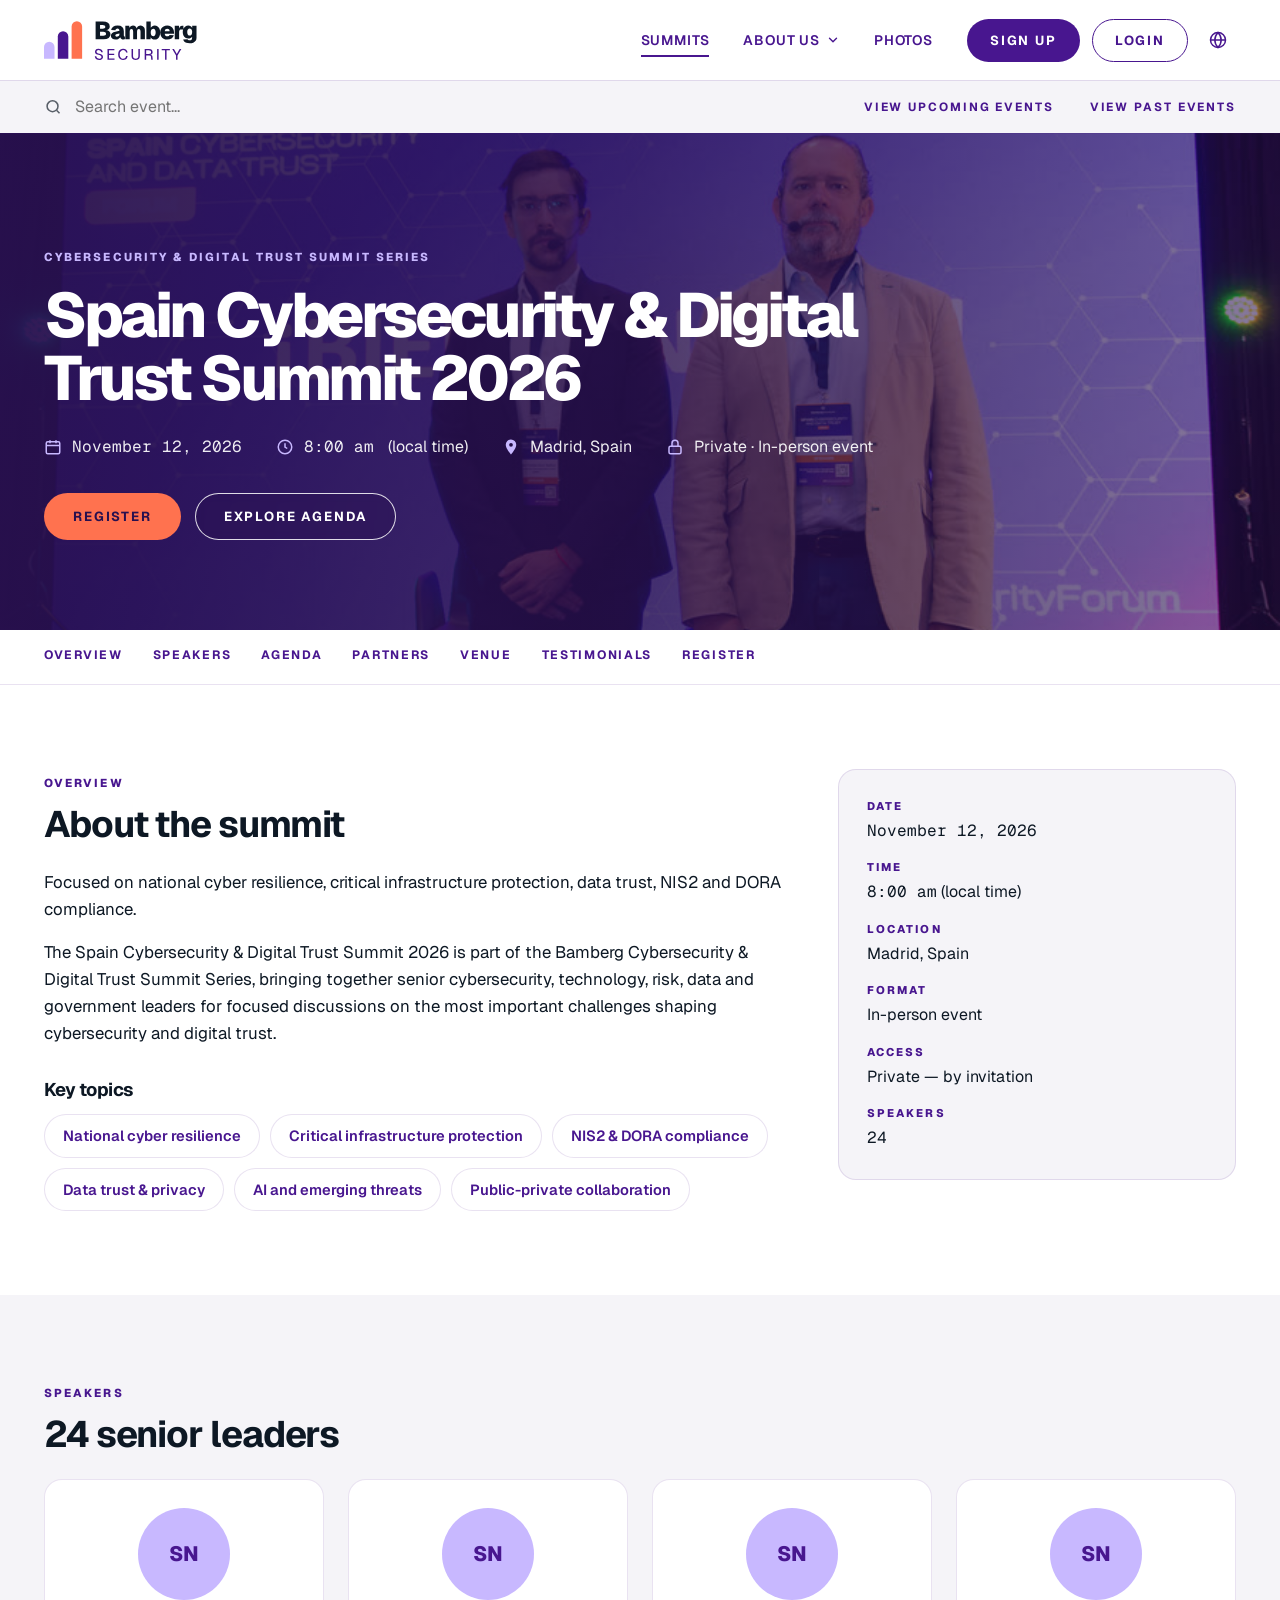
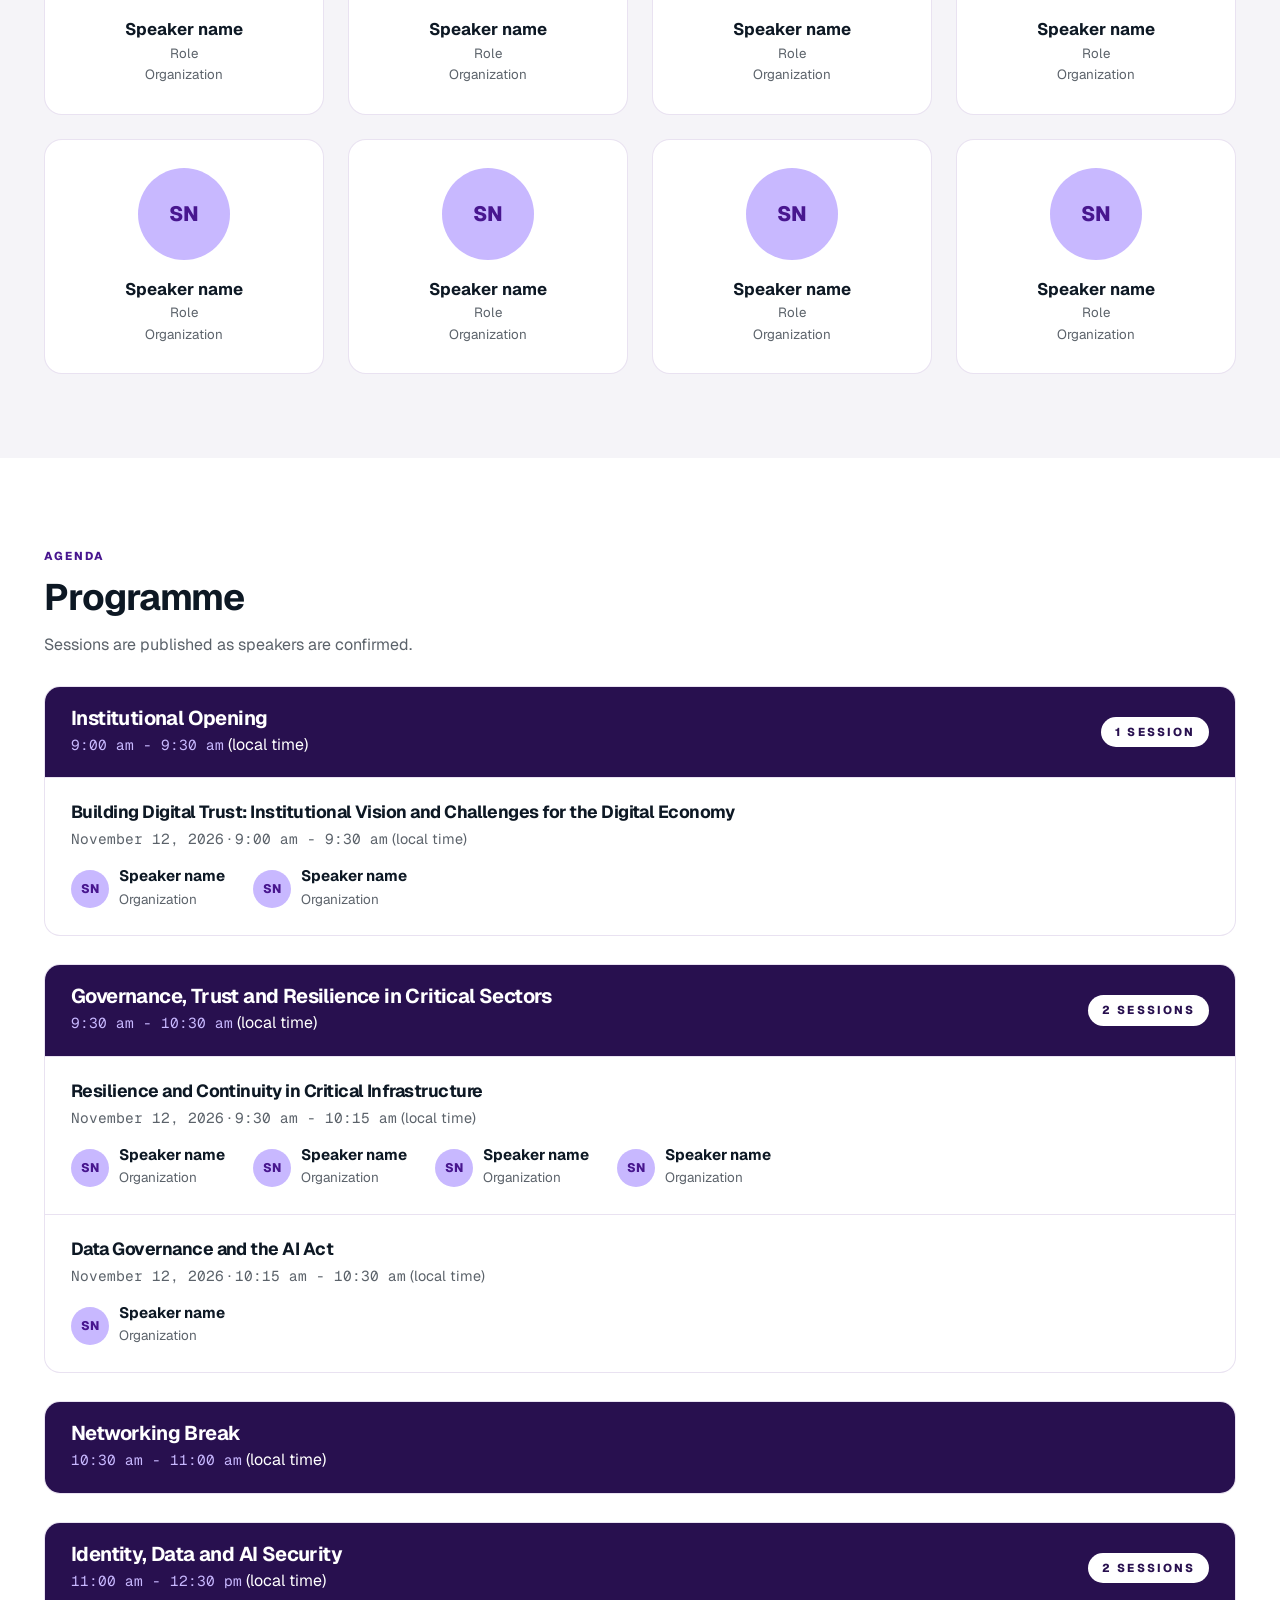
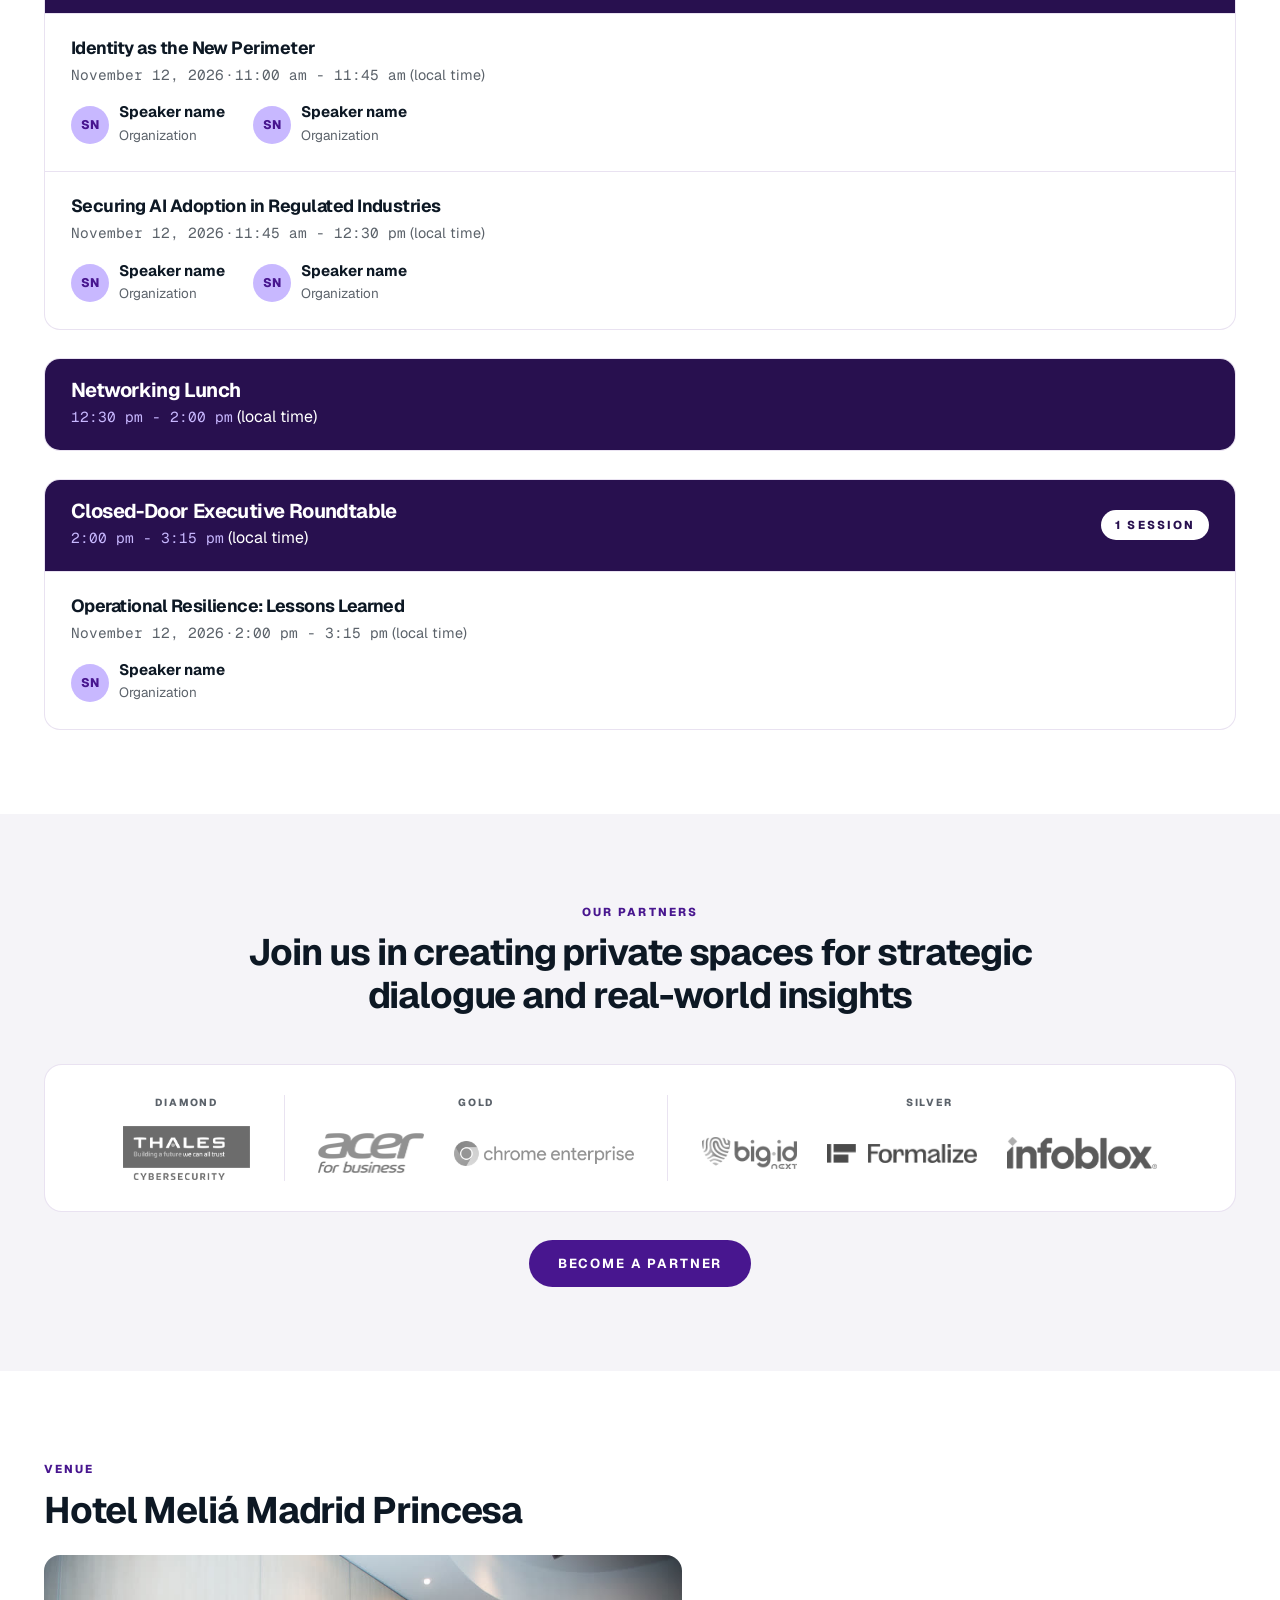
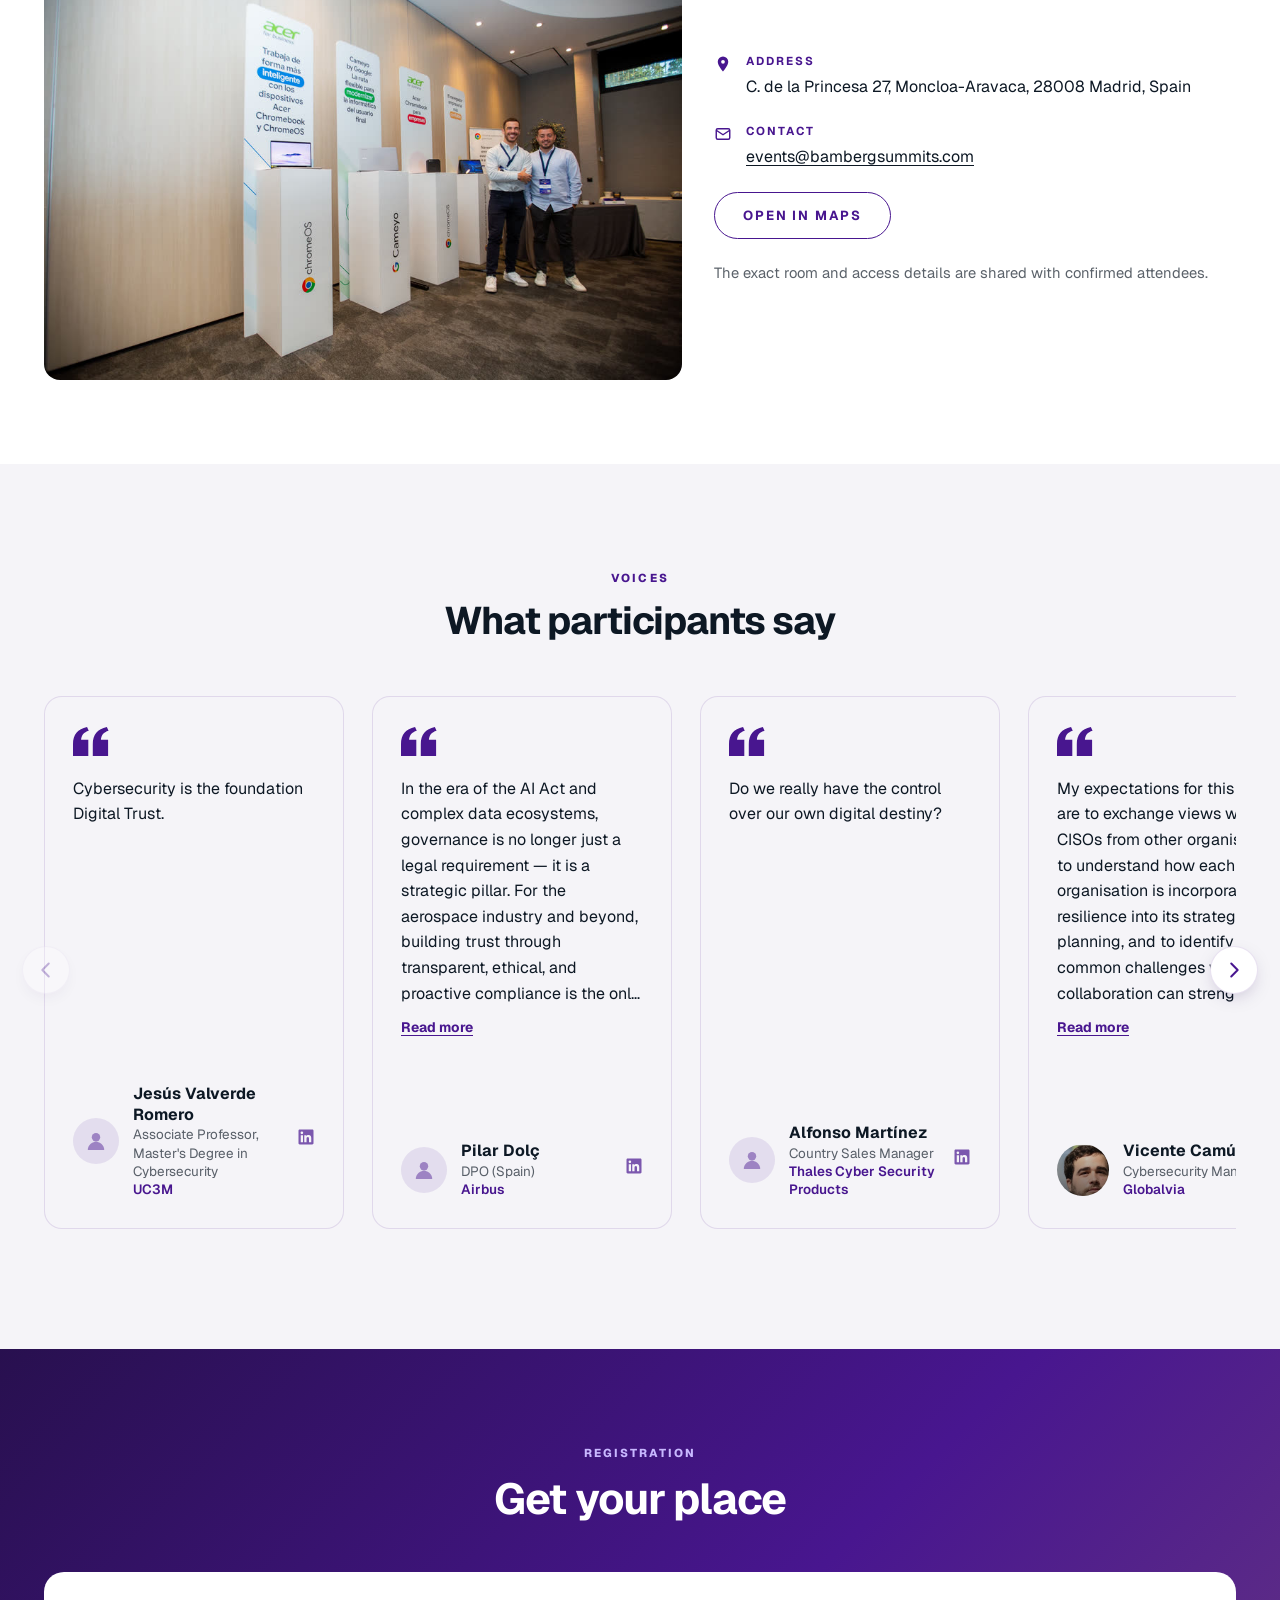
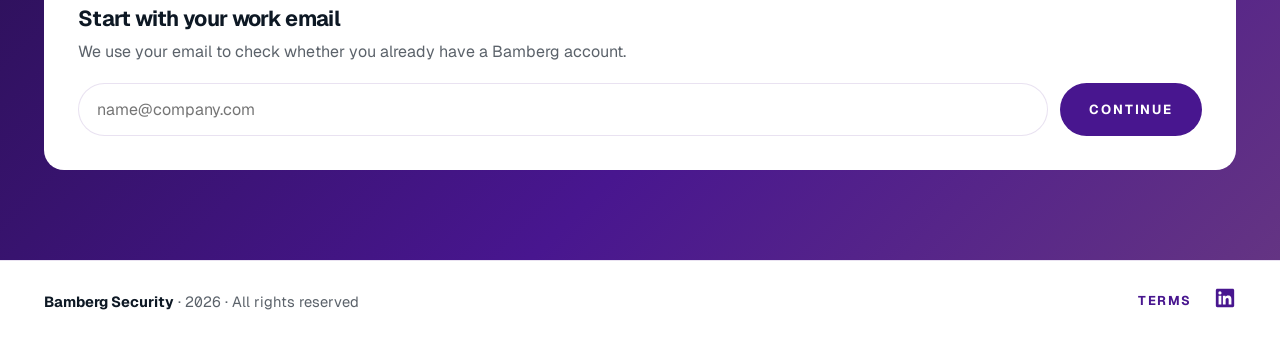
<file: Demo/event.html>
<!DOCTYPE html>
<html lang="en">
<head>
  <meta charset="utf-8">
  <meta name="viewport" content="width=device-width, initial-scale=1">
  <title>Event · Bamberg Security</title>
  <link rel="icon" href="assets/logo/favicon.svg" type="image/svg+xml">
  <link rel="preconnect" href="https://fonts.googleapis.com">
  <link rel="preconnect" href="https://fonts.gstatic.com" crossorigin>
  <link href="https://fonts.googleapis.com/css2?family=Geist:wght@100..900&family=Geist+Mono:wght@400;500&display=swap" rel="stylesheet">
  <link rel="stylesheet" href="css/styles.css">
</head>
<body data-page="summits">

<main id="event"></main>

<script src="js/data.js"></script>
<script src="js/layout.js"></script>
<script>
  const id = new URLSearchParams(location.search).get('id');
  const e = BS.byId(id) || BS.upcoming()[0];
  const isPast = new Date(e.date) < BS.today;
  document.title = `${e.title} · Bamberg Security`;

  const ico = {
    cal: '<svg width="18" height="18" viewBox="0 0 24 24" fill="none" stroke="currentColor" stroke-width="2"><rect x="3" y="5" width="18" height="16" rx="2"/><path d="M3 10h18M8 3v4M16 3v4"/></svg>',
    clock: '<svg width="18" height="18" viewBox="0 0 24 24" fill="none" stroke="currentColor" stroke-width="2"><circle cx="12" cy="12" r="9"/><path d="M12 7v5l3 2"/></svg>',
    lock: '<svg width="18" height="18" viewBox="0 0 24 24" fill="none" stroke="currentColor" stroke-width="2"><rect x="4" y="11" width="16" height="10" rx="2"/><path d="M8 11V7a4 4 0 0 1 8 0v4"/></svg>',
    pin: BS.icons.pin.replace(/14/g, '18'),
    mail: '<svg width="18" height="18" viewBox="0 0 24 24" fill="none" stroke="currentColor" stroke-width="1.9"><rect x="3" y="5" width="18" height="14" rx="2"/><path d="m3 7 9 6 9-6"/></svg>'
  };

  const speakerRow = sp => `
    <div class="ag-speaker"><span class="avatar sm">SN</span><div><strong>${sp.name}</strong><small>${sp.org}</small></div></div>`;

  const agendaBlock = b => `
    <div class="ag-block">
      <div class="ag-head">
        <div>
          <h3 class="heading">${b.title}</h3>
          <span class="data">${b.from} - ${b.to}</span> (local time)
        </div>
        ${b.sessions.length ? `<span class="ag-pill label">${b.sessions.length} session${b.sessions.length > 1 ? 's' : ''}</span>` : ''}
      </div>
      ${b.sessions.map(s => `
        <div class="ag-session">
          <h4 class="heading">${s.title}</h4>
          <p class="ag-when"><span class="data">${BS.fmtDate(e.date)}</span> · <span class="data">${s.from} - ${s.to}</span> (local time)</p>
          <div class="ag-speakers">${s.speakers.map(speakerRow).join('')}</div>
        </div>`).join('')}
    </div>`;

  const v = e.venue;

  document.getElementById('event').innerHTML = `
  <section class="event-hero on-dark" style="background-image:url('${e.image}')">
    <div class="wrap">
      <span class="label">${isPast ? 'Past event' : 'Cybersecurity & Digital Trust Summit Series'}</span>
      <h1 class="display">${e.title}</h1>
      <div class="event-facts">
        <div>${ico.cal}<span class="data">${BS.fmtDate(e.date)}</span></div>
        <div>${ico.clock}<span class="data">${e.time}</span>&nbsp;(local time)</div>
        <div>${ico.pin}${e.city}, ${e.country}</div>
        <div>${ico.lock}${e.access} · ${e.format}</div>
      </div>
      <div class="row">
        ${isPast
          ? `<a class="btn btn-coral" href="photos.html">View photos</a>`
          : `<a class="btn btn-coral" href="#register">Register</a>`}
        <a class="btn btn-ghost" href="#agenda">Explore agenda</a>
      </div>
    </div>
  </section>

  <nav class="subnav" aria-label="Event sections">
    <div class="wrap">
      <a href="#overview">Overview</a>
      <a href="#speakers">Speakers</a>
      <a href="#agenda">Agenda</a>
      <a href="#partners">Partners</a>
      <a href="#venue">Venue</a>
      <a href="#voices">Testimonials</a>
      <a href="#register">${isPast ? 'Next events' : 'Register'}</a>
    </div>
  </nav>

  <section class="ev-section" id="overview">
    <div class="wrap overview">
      <div>
        <span class="label">Overview</span>
        <h2 class="heading">About the summit</h2>
        <p>${e.short}</p>
        <p>The ${e.title} is part of the Bamberg Cybersecurity &amp; Digital Trust Summit Series, bringing together senior cybersecurity, technology, risk, data and government leaders for focused discussions on the most important challenges shaping cybersecurity and digital trust.</p>
        <h3 class="heading" style="font-size:1.15rem; margin:32px 0 14px">Key topics</h3>
        <div class="chips">${e.topics.map(t => `<span class="chip">${t}</span>`).join('')}</div>
      </div>
      <aside class="facts-card">
        <dl>
          <div><dt>Date</dt><dd class="data">${BS.fmtDate(e.date)}</dd></div>
          <div><dt>Time</dt><dd><span class="data">${e.time}</span> (local time)</dd></div>
          <div><dt>Location</dt><dd>${e.city}, ${e.country}</dd></div>
          <div><dt>Format</dt><dd>${e.format}</dd></div>
          <div><dt>Access</dt><dd>${e.access} — by invitation</dd></div>
          <div><dt>Speakers</dt><dd class="data">${e.speakers}</dd></div>
        </dl>
      </aside>
    </div>
  </section>

  <section class="ev-section alt" id="speakers">
    <div class="wrap">
      <span class="label">Speakers</span>
      <h2 class="heading">${e.speakers} senior leaders</h2>
      <div class="speaker-grid">
        ${Array.from({ length: 8 }, () => `
          <div class="speaker-card"><span class="avatar">SN</span><strong>Speaker name</strong><small>Role</small><small>Organization</small></div>`).join('')}
      </div>
    </div>
  </section>

  <section class="ev-section" id="agenda">
    <div class="wrap">
      <span class="label">Agenda</span>
      <h2 class="heading">Programme</h2>
      <p class="ag-note">Sessions are published as speakers are confirmed.</p>
      <div class="agenda-blocks">${BS.agenda.map(agendaBlock).join('')}</div>
    </div>
  </section>

  <section class="ev-section alt" id="partners">
    <div class="wrap">
      <div class="center-head">
        <span class="label">Our partners</span>
        <h2 class="heading">Join us in creating private spaces for strategic dialogue and real-world insights</h2>
      </div>
      <div class="sponsor-wall">
        ${BS.sponsorsByCategory().map(g => `
          <div class="tier tier-${g.cat.toLowerCase().split(' ')[0]}">
            <p class="tier-name label">${g.cat}</p>
            <div class="tier-logos">
              ${g.items.map(s => `<img src="${s.logo}" alt="${s.name}" loading="lazy"${s.dim ? ` style="--b:${s.dim}"` : ''}>`).join('')}
            </div>
          </div>`).join('')}
      </div>
      <div class="row" style="justify-content:center; display:flex; margin-top:28px">
        <a class="btn btn-purple" href="#" data-open-inquiry>Become a partner</a>
      </div>
    </div>
  </section>

  <section class="ev-section" id="venue">
    <div class="wrap">
      <span class="label">Venue</span>
      <h2 class="heading">${v.name}</h2>
      <div class="venue-card">
        <div class="venue-media">
          ${v.photo
            ? `<img src="${v.photo}" alt="${v.name}">`
            : `<div class="venue-empty">${ico.pin}<span>Photo to be confirmed</span></div>`}
        </div>
        <div class="venue-info">
          <div class="venue-line">${ico.pin}<div><strong>Address</strong><p>${v.address}</p></div></div>
          <div class="venue-line">${ico.mail}<div><strong>Contact</strong><p><a href="mailto:${v.email}">${v.email}</a></p></div></div>
          ${v.map ? `<a class="btn btn-outline" href="${v.map}" target="_blank" rel="noopener">Open in maps</a>` : ''}
          <p class="venue-note">The exact room and access details are shared with confirmed attendees.</p>
        </div>
      </div>
    </div>
  </section>

  <section class="testimonials alt" id="voices">
    <div class="wrap">
      <div class="center-head">
        <span class="label">Voices</span>
        <h2 class="heading">What participants say</h2>
      </div>
      <div class="t-carousel">
        <button class="t-nav prev" type="button" aria-label="Previous testimonials">
          <svg width="22" height="22" viewBox="0 0 24 24" fill="none" stroke="currentColor" stroke-width="2.2" stroke-linecap="round" stroke-linejoin="round"><path d="m15 5-7 7 7 7"/></svg>
        </button>
        <div class="t-track" id="ev-testimonials"></div>
        <button class="t-nav next" type="button" aria-label="Next testimonials">
          <svg width="22" height="22" viewBox="0 0 24 24" fill="none" stroke="currentColor" stroke-width="2.2" stroke-linecap="round" stroke-linejoin="round"><path d="m9 5 7 7-7 7"/></svg>
        </button>
      </div>
    </div>
  </section>

  ${isPast ? `
  <section class="cta-band" id="register">
    <h2 class="heading">This event has already taken place</h2>
    <p>Check out the upcoming summits of the Bamberg Cybersecurity &amp; Digital Trust Summit Series.</p>
    <div class="row"><a class="btn btn-purple" href="summits.html">Upcoming events</a><a class="btn btn-outline" href="photos.html">View photos</a></div>
  </section>` : `
  <section class="register on-dark" id="register">
    <div class="wrap">
      <div class="center-head on-dark">
        <span class="label">Registration</span>
        <h2 class="heading">Get your place</h2>
      </div>

      <div class="reg-panel">
        <!-- Paso 1: el correo es la llave. Si el usuario existe, se loguea; si no, lo crea -->
        <div class="reg-step" id="step-email">
          <h3 class="heading">Start with your work email</h3>
          <p>We use your email to check whether you already have a Bamberg account.</p>
          <form class="reg-mail">
            <input type="email" required placeholder="name@company.com" aria-label="Work email">
            <button class="btn btn-purple" type="submit">Continue</button>
          </form>
          <p class="reg-hint" hidden></p>
        </div>

        <!-- Paso 2: invitación gratuita y/o compra de entrada -->
        <div class="reg-step" id="step-options" hidden>
          <div class="invite-box">
            <div>
              <h3 class="heading">Request your free invitation</h3>
              <p><strong>ONLY FOR:</strong> senior decision-makers from public institutions, regulatory bodies and critical sectors, including CISOs, CIOs, CTOs and leaders in data governance and compliance across finance, insurance, energy, infrastructure, telecommunications, logistics, healthcare, manufacturing and utilities.</p>
            </div>
            <button class="btn btn-coral" type="button" id="btn-invite">Request invitation</button>
          </div>

          <div class="tickets">
            ${BS.tickets.map((t, i) => `
              <div class="ticket">
                <div>
                  <strong>${t.name}</strong> <span class="ticket-tag label">${t.mode}</span>
                  <p class="ticket-exp">This ticket expires on: <span class="data">${t.expires}</span></p>
                </div>
                <div class="ticket-buy">
                  <span class="ticket-price">Price: <b class="data">${t.price} ${t.currency}</b></span>
                  <div class="qty" data-price="${t.price}">
                    <button type="button" aria-label="Less">−</button>
                    <span class="data" id="q${i}">0</span>
                    <button type="button" aria-label="More">+</button>
                  </div>
                </div>
              </div>`).join('')}
            <p class="ticket-note">Registration is transferable to colleagues or to future events, though it is not refundable.</p>
            <div class="checkout">
              <span>Total: <b class="data" id="total">0 USD</b></span>
              <button class="btn btn-purple" type="button" id="btn-pay" disabled>Checkout with Stripe</button>
            </div>
          </div>
        </div>

        <!-- Resultado -->
        <div class="reg-step" id="step-done" hidden>
          <h3 class="heading" id="done-title">Request received</h3>
          <p id="done-text">Our team reviews every request to keep the conversation among senior decision-makers. We will reply by email.</p>
          <a class="btn btn-outline" href="summits.html">Back to summits</a>
        </div>
      </div>
    </div>
  </section>`}`;

  // Testimonios del evento
  const evT = document.getElementById('ev-testimonials');
  if (evT) {
    evT.innerHTML = BS.testimonials.map(BS.testimonialCard).join('');
    BS.initCarousel(document.querySelector('#voices .t-carousel'));
  }

  // Registro: el correo decide si hay que crear cuenta o iniciar sesión
  const stepEmail = document.getElementById('step-email');
  if (stepEmail) {
    const hint = stepEmail.querySelector('.reg-hint');
    const options = document.getElementById('step-options');
    const done = document.getElementById('step-done');

    stepEmail.querySelector('form').addEventListener('submit', ev => {
      ev.preventDefault();
      const mail = stepEmail.querySelector('input').value.trim();
      const existe = /@bambergsummits\\.com$/i.test(mail); // en Bubble: búsqueda real del usuario
      hint.hidden = false;
      hint.textContent = existe
        ? `Account found for ${mail} — log in to continue.`
        : `No account for ${mail} yet — we will create one for you.`;
      options.hidden = false;
      options.scrollIntoView({ behavior: 'smooth', block: 'center' });
    });

    document.getElementById('btn-invite').addEventListener('click', () => {
      options.hidden = true;
      done.hidden = false;
      done.scrollIntoView({ behavior: 'smooth', block: 'center' });
    });

    // Contador de entradas
    const qty = document.querySelector('.qty');
    const total = document.getElementById('total');
    const pay = document.getElementById('btn-pay');
    let n = 0;
    qty.addEventListener('click', ev => {
      const b = ev.target.closest('button');
      if (!b) return;
      n = Math.max(0, n + (b.textContent === '+' ? 1 : -1));
      qty.querySelector('span').textContent = n;
      total.textContent = `${n * Number(qty.dataset.price)} USD`;
      pay.disabled = n === 0;
    });
    pay.addEventListener('click', () => {
      options.hidden = true;
      document.getElementById('done-title').textContent = 'Redirecting to Stripe';
      document.getElementById('done-text').textContent = '(Demo) In the real site this opens the Stripe checkout for your tickets.';
      done.hidden = false;
      done.scrollIntoView({ behavior: 'smooth', block: 'center' });
    });
  }

  if (location.hash) document.querySelector(location.hash)?.scrollIntoView();
</script>
</body>
</html>
</file>
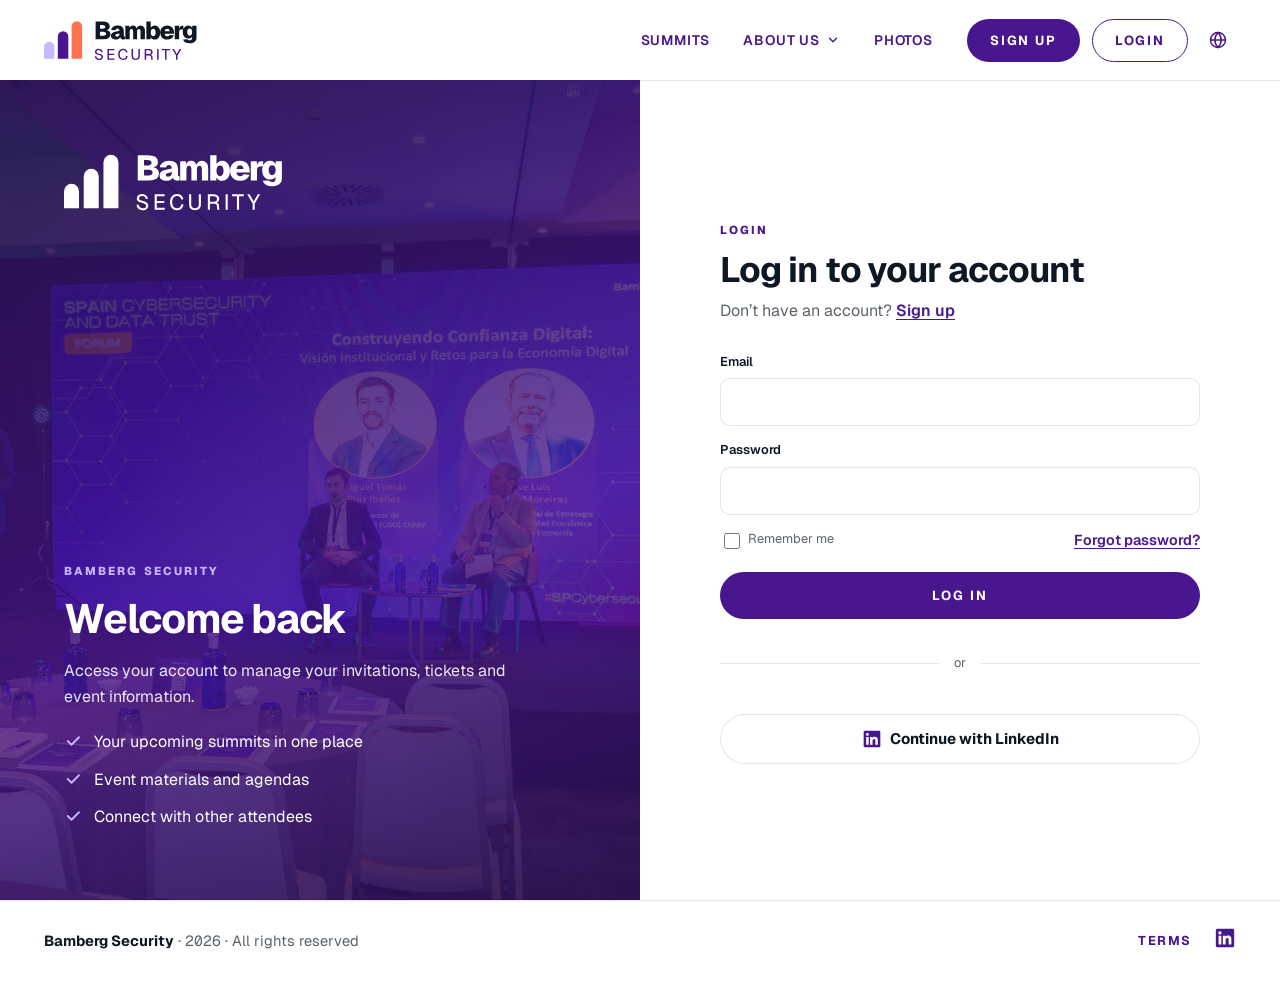
<file: Demo/login.html>
<!DOCTYPE html>
<html lang="en">
<head>
  <meta charset="utf-8">
  <meta name="viewport" content="width=device-width, initial-scale=1">
  <title>Login · Bamberg Security</title>
  <link rel="icon" href="assets/logo/favicon.svg" type="image/svg+xml">
  <link rel="preconnect" href="https://fonts.googleapis.com">
  <link rel="preconnect" href="https://fonts.gstatic.com" crossorigin>
  <link href="https://fonts.googleapis.com/css2?family=Geist:wght@100..900&family=Geist+Mono:wght@400;500&display=swap" rel="stylesheet">
  <link rel="stylesheet" href="css/styles.css">
</head>
<body data-page="login" data-bare>

<main class="auth">
  <aside class="auth-side on-dark" style="background-image:url('assets/photos/p04.jpg')">
    <a href="index.html"><img class="logo" src="assets/logo/bamberg-security-horizontal-negativo.svg" alt="Bamberg Security"></a>
    <div>
      <span class="label">Bamberg Security</span>
      <h2 class="heading">Welcome back</h2>
      <p>Access your account to manage your invitations, tickets and event information.</p>
      <ul><li><svg width="18" height="18" viewBox="0 0 24 24" fill="none" stroke="#C8B8FF" stroke-width="2.4" stroke-linecap="round" stroke-linejoin="round"><path d="m5 12 5 5L20 7"/></svg><span>Your upcoming summits in one place</span></li><li><svg width="18" height="18" viewBox="0 0 24 24" fill="none" stroke="#C8B8FF" stroke-width="2.4" stroke-linecap="round" stroke-linejoin="round"><path d="m5 12 5 5L20 7"/></svg><span>Event materials and agendas</span></li><li><svg width="18" height="18" viewBox="0 0 24 24" fill="none" stroke="#C8B8FF" stroke-width="2.4" stroke-linecap="round" stroke-linejoin="round"><path d="m5 12 5 5L20 7"/></svg><span>Connect with other attendees</span></li></ul>
    </div>
  </aside>
  <div class="auth-main">
    <div class="auth-box">
      <span class="label">Login</span>
      <h1 class="heading">Log in to your account</h1>
      <p>Don’t have an account? <a class="auth-link" href="signup.html">Sign up</a></p>
      <form class="form">
        <label class="full">Email<input type="email" required autocomplete="email"></label>
        <label class="full">Password<input type="password" required autocomplete="current-password"></label>
        <label class="check"><input type="checkbox"> Remember me</label>
        <p style="margin:0; text-align:right; font-size:.9rem"><a class="auth-link" href="#">Forgot password?</a></p>
        <button class="btn btn-purple" type="submit">Log in</button>
        <div class="divider">or</div>
        <button class="btn btn-social" type="button"><svg width="20" height="20" viewBox="0 0 24 24" fill="#48168F"><path d="M20.4 2H3.6C2.7 2 2 2.7 2 3.6v16.8c0 .9.7 1.6 1.6 1.6h16.8c.9 0 1.6-.7 1.6-1.6V3.6c0-.9-.7-1.6-1.6-1.6zM8 19H5V9.5h3zM6.5 8.2a1.7 1.7 0 1 1 0-3.5 1.7 1.7 0 0 1 0 3.5zM19 19h-3v-4.6c0-1.1 0-2.5-1.5-2.5S12.7 13 12.7 14.3V19h-3V9.5h2.8v1.3c.4-.8 1.4-1.5 2.9-1.5 3 0 3.6 2 3.6 4.6z"/></svg> Continue with LinkedIn</button>
      </form>
      <div class="form-ok" hidden>
        <h3 class="heading">You are logged in</h3>
        <p>(Demo) In the real site this takes you to your account.</p>
        <a class="btn btn-purple" href="index.html">Go to home</a>
      </div>
    </div>
  </div>
</main>

<script src="js/layout.js"></script>
</body>
</html>
</file>
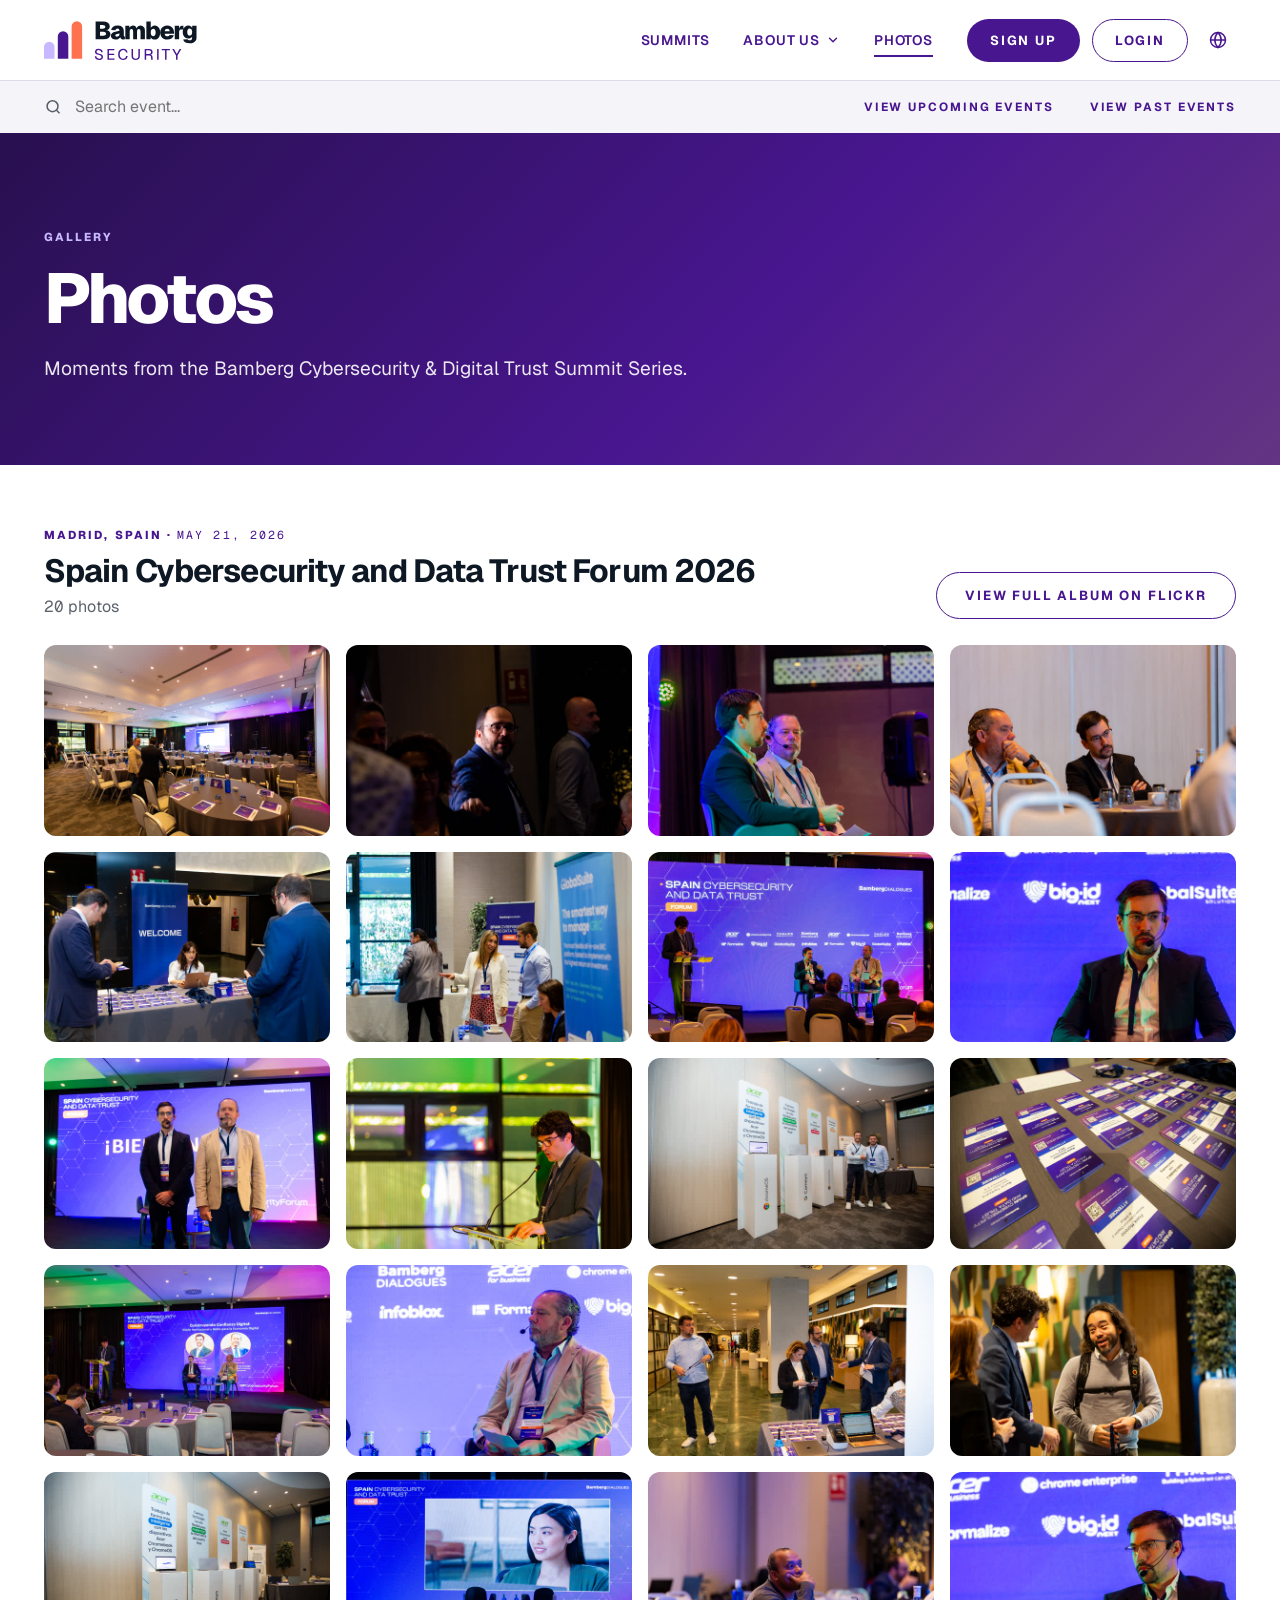
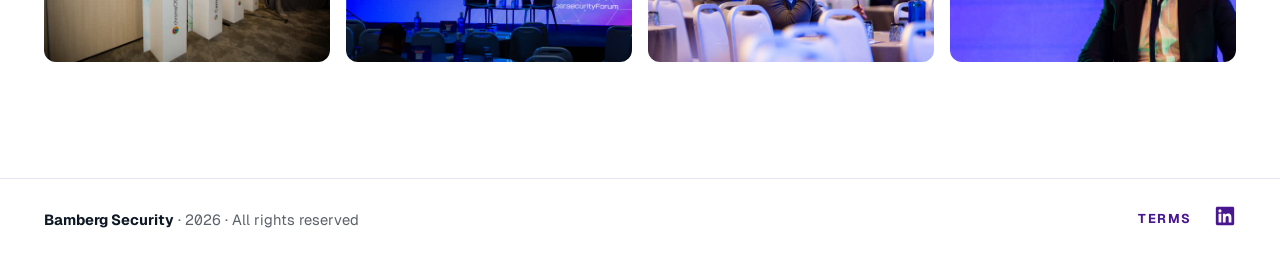
<file: Demo/photos.html>
<!DOCTYPE html>
<html lang="en">
<head>
  <meta charset="utf-8">
  <meta name="viewport" content="width=device-width, initial-scale=1">
  <title>Photos · Bamberg Security</title>
  <link rel="icon" href="assets/logo/favicon.svg" type="image/svg+xml">
  <link rel="preconnect" href="https://fonts.googleapis.com">
  <link rel="preconnect" href="https://fonts.gstatic.com" crossorigin>
  <link href="https://fonts.googleapis.com/css2?family=Geist:wght@100..900&family=Geist+Mono:wght@400;500&display=swap" rel="stylesheet">
  <link rel="stylesheet" href="css/styles.css">
</head>
<body data-page="photos">

<main>

<section class="page-hero flat on-dark">
  <div class="wrap">
    <span class="label">Gallery</span>
    <h1 class="display">Photos</h1>
    <p>Moments from the Bamberg Cybersecurity &amp; Digital Trust Summit Series.</p>
  </div>
</section>

<section class="albums">
  <div class="wrap">
    <div class="album-head">
      <div>
        <span class="label">Madrid, Spain · <span class="data">May 21, 2026</span></span>
        <h2 class="heading">Spain Cybersecurity and Data Trust Forum 2026</h2>
        <p><span class="data">20</span> photos</p>
      </div>
      <a class="btn btn-outline" href="https://www.flickr.com/photos/194423616@N07/albums/72177720333865969" target="_blank" rel="noopener">View full album on Flickr</a>
    </div>
    <div class="gallery" id="gallery"></div>
  </div>
</section>

</main>

<div class="lightbox" id="lightbox" hidden>
  <img alt="">
  <button class="lb-close" type="button" aria-label="Close">×</button>
  <button class="lb-prev" type="button" aria-label="Previous">‹</button>
  <button class="lb-next" type="button" aria-label="Next">›</button>
  <div class="lb-count data"></div>
</div>

<script src="js/data.js"></script>
<script src="js/layout.js"></script>
<script>
  const gallery = document.getElementById('gallery');
  gallery.innerHTML = BS.photos.map((p, i) =>
    `<button type="button" data-i="${i}" aria-label="Open photo ${i + 1}"><img src="${p.thumb}" alt="Spain Cybersecurity and Data Trust Forum 2026, photo ${i + 1}" loading="lazy"></button>`).join('');

  const lb = document.getElementById('lightbox');
  const img = lb.querySelector('img');
  const counter = lb.querySelector('.lb-count');
  let cur = 0;
  const show = i => {
    cur = (i + BS.photos.length) % BS.photos.length;
    img.src = BS.photos[cur].full;
    counter.textContent = `${cur + 1} / ${BS.photos.length}`;
    lb.hidden = false;
  };
  gallery.addEventListener('click', e => { const b = e.target.closest('button'); if (b) show(+b.dataset.i); });
  lb.querySelector('.lb-close').onclick = () => { lb.hidden = true; };
  lb.querySelector('.lb-prev').onclick = () => show(cur - 1);
  lb.querySelector('.lb-next').onclick = () => show(cur + 1);
  lb.addEventListener('click', e => { if (e.target === lb) lb.hidden = true; });
  document.addEventListener('keydown', e => {
    if (lb.hidden) return;
    if (e.key === 'Escape') lb.hidden = true;
    if (e.key === 'ArrowLeft') show(cur - 1);
    if (e.key === 'ArrowRight') show(cur + 1);
  });
</script>
</body>
</html>
</file>
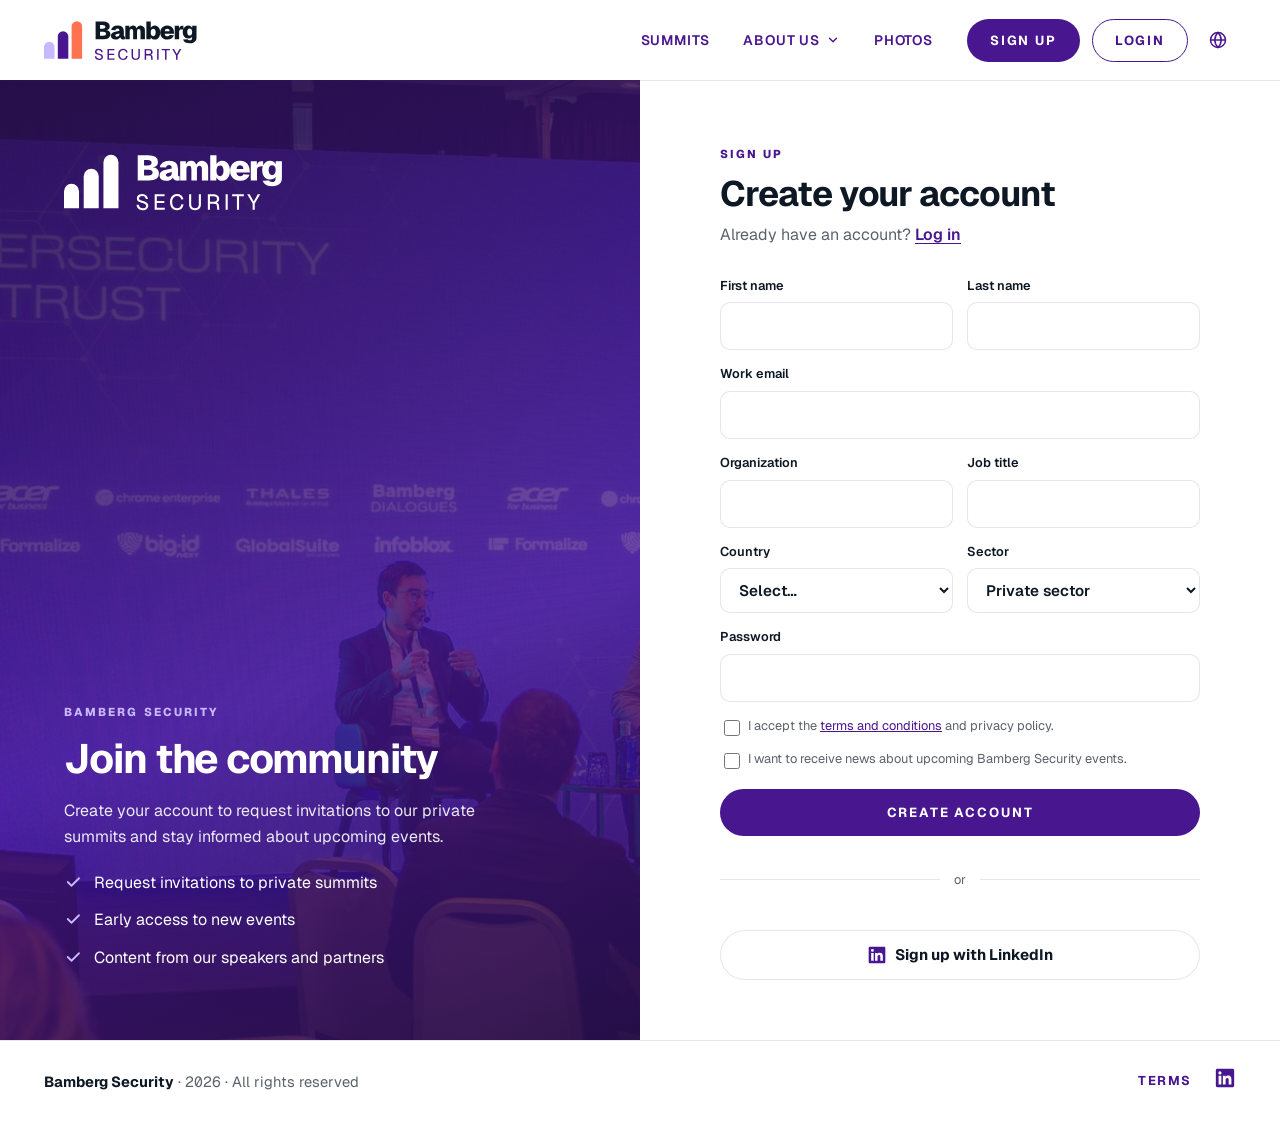
<file: Demo/signup.html>
<!DOCTYPE html>
<html lang="en">
<head>
  <meta charset="utf-8">
  <meta name="viewport" content="width=device-width, initial-scale=1">
  <title>Sign up · Bamberg Security</title>
  <link rel="icon" href="assets/logo/favicon.svg" type="image/svg+xml">
  <link rel="preconnect" href="https://fonts.googleapis.com">
  <link rel="preconnect" href="https://fonts.gstatic.com" crossorigin>
  <link href="https://fonts.googleapis.com/css2?family=Geist:wght@100..900&family=Geist+Mono:wght@400;500&display=swap" rel="stylesheet">
  <link rel="stylesheet" href="css/styles.css">
</head>
<body data-page="signup" data-bare>

<main class="auth">
  <aside class="auth-side on-dark" style="background-image:url('assets/photos/p12.jpg')">
    <a href="index.html"><img class="logo" src="assets/logo/bamberg-security-horizontal-negativo.svg" alt="Bamberg Security"></a>
    <div>
      <span class="label">Bamberg Security</span>
      <h2 class="heading">Join the community</h2>
      <p>Create your account to request invitations to our private summits and stay informed about upcoming events.</p>
      <ul><li><svg width="18" height="18" viewBox="0 0 24 24" fill="none" stroke="#C8B8FF" stroke-width="2.4" stroke-linecap="round" stroke-linejoin="round"><path d="m5 12 5 5L20 7"/></svg><span>Request invitations to private summits</span></li><li><svg width="18" height="18" viewBox="0 0 24 24" fill="none" stroke="#C8B8FF" stroke-width="2.4" stroke-linecap="round" stroke-linejoin="round"><path d="m5 12 5 5L20 7"/></svg><span>Early access to new events</span></li><li><svg width="18" height="18" viewBox="0 0 24 24" fill="none" stroke="#C8B8FF" stroke-width="2.4" stroke-linecap="round" stroke-linejoin="round"><path d="m5 12 5 5L20 7"/></svg><span>Content from our speakers and partners</span></li></ul>
    </div>
  </aside>
  <div class="auth-main">
    <div class="auth-box">
      <span class="label">Sign up</span>
      <h1 class="heading">Create your account</h1>
      <p>Already have an account? <a class="auth-link" href="login.html">Log in</a></p>
      <form class="form">
        <label>First name<input required autocomplete="given-name"></label>
        <label>Last name<input required autocomplete="family-name"></label>
        <label class="full">Work email<input type="email" required autocomplete="email"></label>
        <label>Organization<input required autocomplete="organization"></label>
        <label>Job title<input required autocomplete="organization-title"></label>
        <label>Country
          <select required><option value="">Select…</option><option>Argentina</option><option>Mexico</option><option>Portugal</option><option>Spain</option><option>Other</option></select>
        </label>
        <label>Sector
          <select><option>Private sector</option><option>Government / public sector</option><option>Critical infrastructure</option><option>Academia</option><option>Other</option></select>
        </label>
        <label class="full">Password<input type="password" required minlength="8" autocomplete="new-password"></label>
        <label class="full check"><input type="checkbox" required> I accept the <a href="terms.html">terms and conditions</a> and privacy policy.</label>
        <label class="full check"><input type="checkbox"> I want to receive news about upcoming Bamberg Security events.</label>
        <button class="btn btn-purple" type="submit">Create account</button>
        <div class="divider">or</div>
        <button class="btn btn-social" type="button"><svg width="20" height="20" viewBox="0 0 24 24" fill="#48168F"><path d="M20.4 2H3.6C2.7 2 2 2.7 2 3.6v16.8c0 .9.7 1.6 1.6 1.6h16.8c.9 0 1.6-.7 1.6-1.6V3.6c0-.9-.7-1.6-1.6-1.6zM8 19H5V9.5h3zM6.5 8.2a1.7 1.7 0 1 1 0-3.5 1.7 1.7 0 0 1 0 3.5zM19 19h-3v-4.6c0-1.1 0-2.5-1.5-2.5S12.7 13 12.7 14.3V19h-3V9.5h2.8v1.3c.4-.8 1.4-1.5 2.9-1.5 3 0 3.6 2 3.6 4.6z"/></svg> Sign up with LinkedIn</button>
      </form>
      <div class="form-ok" hidden>
        <h3 class="heading">Account created</h3>
        <p>(Demo) We have sent you a confirmation email.</p>
        <a class="btn btn-purple" href="summits.html">Explore summits</a>
      </div>
    </div>
  </div>
</main>

<script src="js/layout.js"></script>
</body>
</html>
</file>
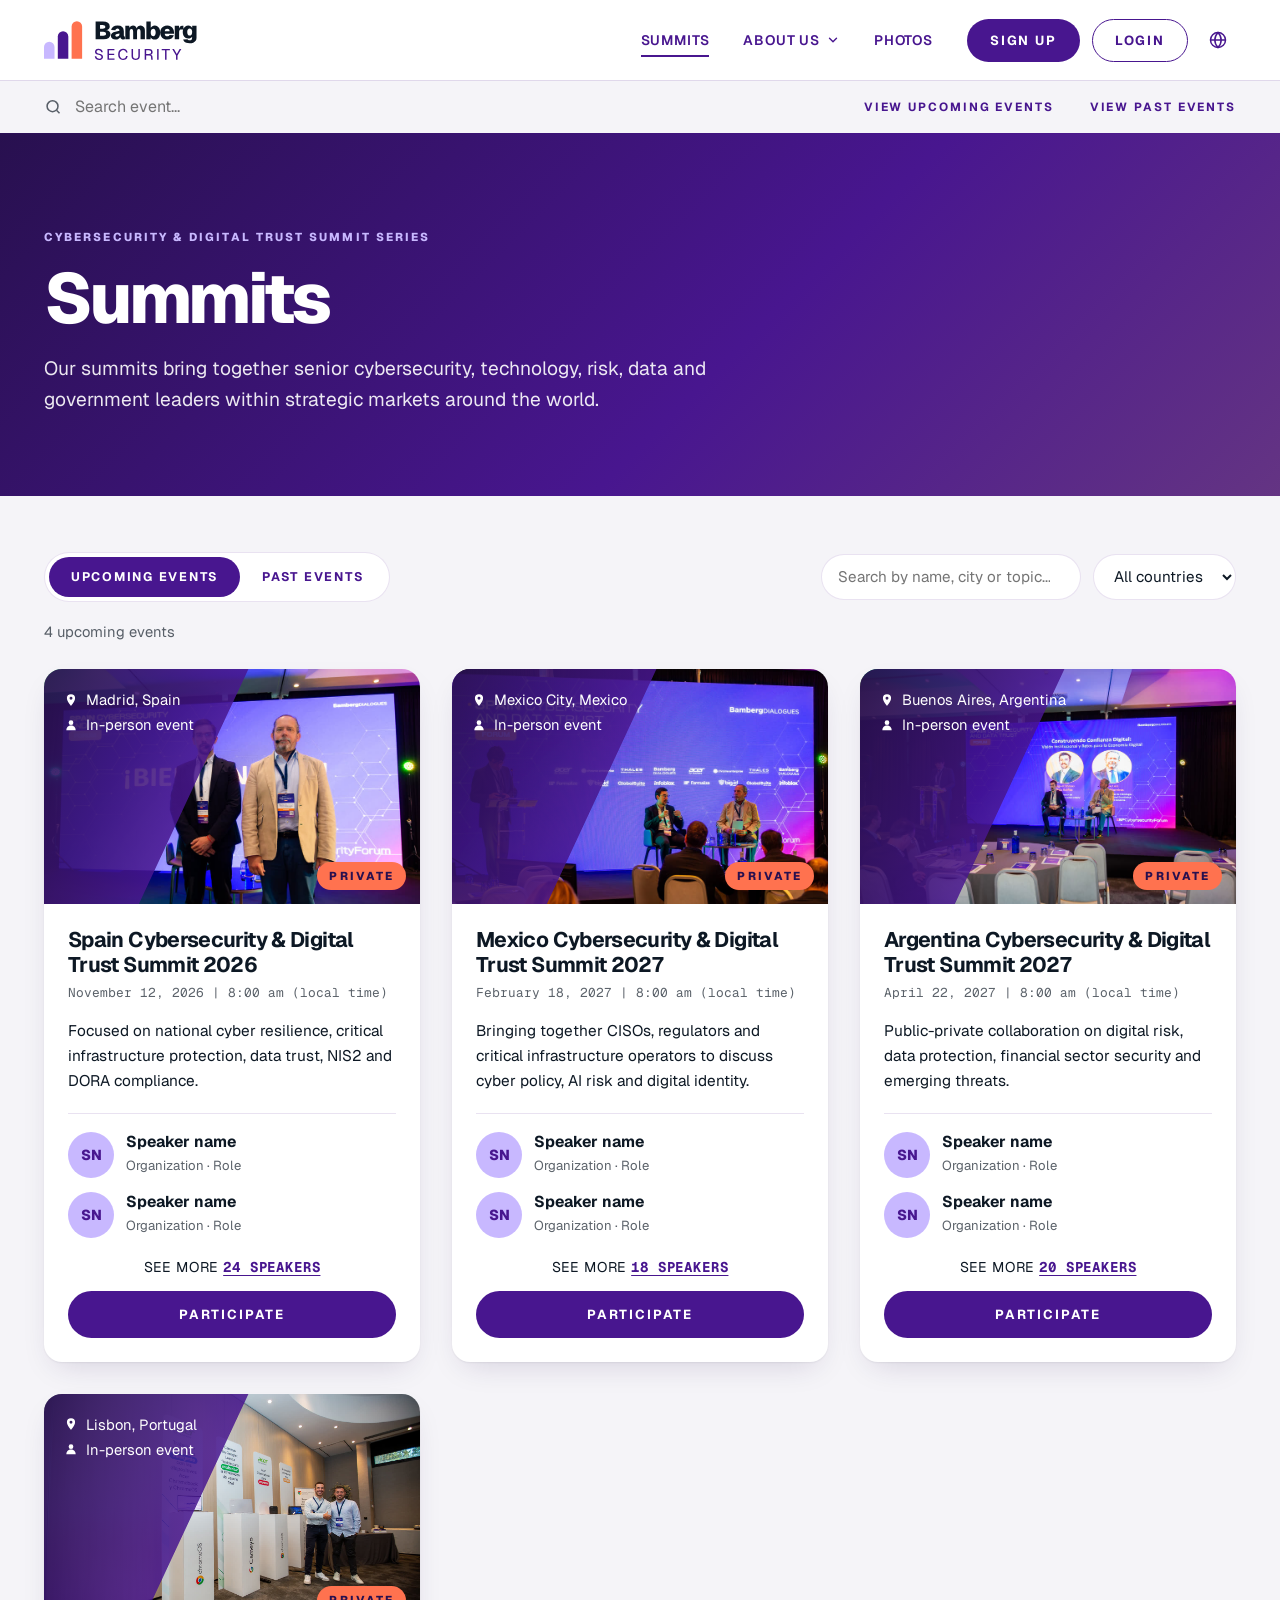
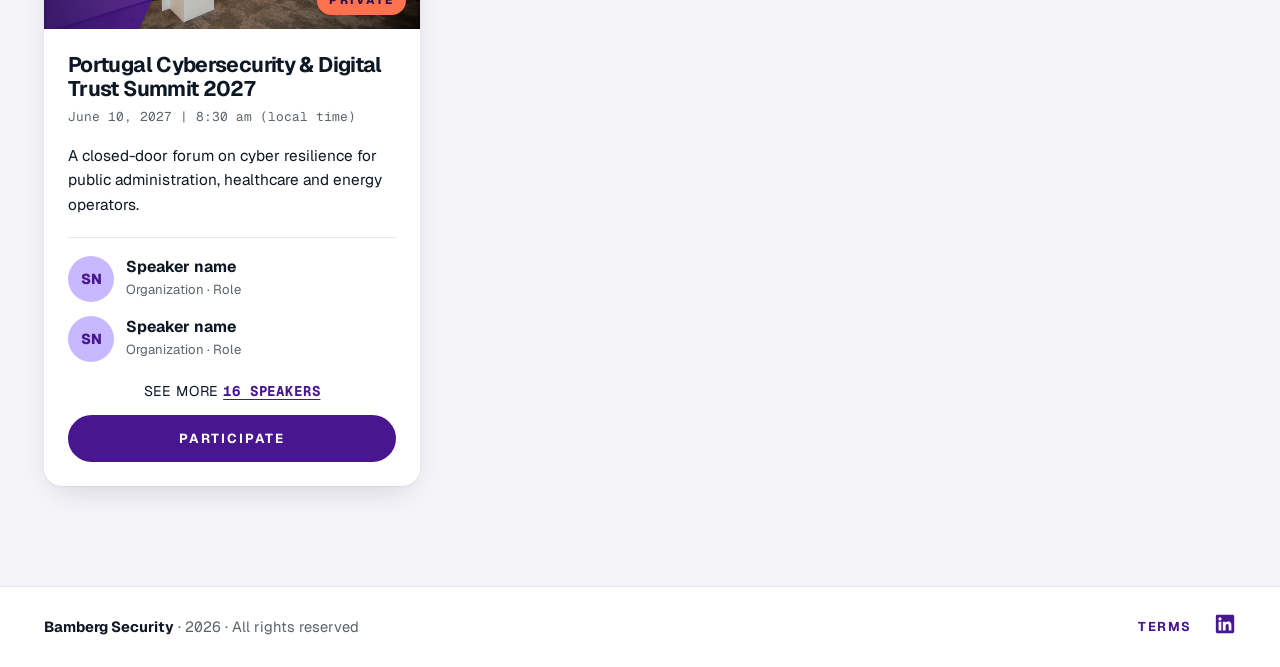
<file: Demo/summits.html>
<!DOCTYPE html>
<html lang="en">
<head>
  <meta charset="utf-8">
  <meta name="viewport" content="width=device-width, initial-scale=1">
  <title>Summits · Bamberg Security</title>
  <link rel="icon" href="assets/logo/favicon.svg" type="image/svg+xml">
  <link rel="preconnect" href="https://fonts.googleapis.com">
  <link rel="preconnect" href="https://fonts.gstatic.com" crossorigin>
  <link href="https://fonts.googleapis.com/css2?family=Geist:wght@100..900&family=Geist+Mono:wght@400;500&display=swap" rel="stylesheet">
  <link rel="stylesheet" href="css/styles.css">
</head>
<body data-page="summits">

<main>

<section class="page-hero flat on-dark">
  <div class="wrap">
    <span class="label">Cybersecurity &amp; Digital Trust Summit Series</span>
    <h1 class="display">Summits</h1>
    <p>Our summits bring together senior cybersecurity, technology, risk, data and government leaders within strategic markets around the world.</p>
  </div>
</section>

<section class="listing">
  <div class="wrap">

    <div class="toolbar">
      <div class="tabs" role="tablist">
        <button class="tab" role="tab" data-tab="upcoming" aria-selected="true">Upcoming events</button>
        <button class="tab" role="tab" data-tab="past" aria-selected="false">Past events</button>
      </div>
      <div class="filter">
        <input type="search" id="q" placeholder="Search by name, city or topic..." aria-label="Search events">
        <select id="country" aria-label="Country"><option value="">All countries</option></select>
      </div>
    </div>
    <p class="count" id="count"></p>
    <div class="event-grid" id="list"></div>
  </div>
</section>

</main>

<script src="js/data.js"></script>
<script src="js/layout.js"></script>
<script>
  const params = new URLSearchParams(location.search);
  let tab = params.get('tab') === 'past' ? 'past' : 'upcoming';
  const q = document.getElementById('q');
  const country = document.getElementById('country');
  const list = document.getElementById('list');
  const count = document.getElementById('count');
  const headerSearch = document.querySelector('.search input');

  q.value = params.get('q') || '';
  if (headerSearch) headerSearch.value = q.value;

  [...new Set(BS.events.map(e => e.country))].sort().forEach(c => country.add(new Option(c, c)));

  const norm = s => s.normalize('NFD').replace(/[̀-ͯ]/g, '').toLowerCase();

  function render() {
    const term = norm(q.value.trim());
    let items = tab === 'past' ? BS.past() : BS.upcoming();
    if (country.value) items = items.filter(e => e.country === country.value);
    if (term) items = items.filter(e => norm([e.title, e.city, e.country, e.short, ...e.topics].join(' ')).includes(term));

    document.querySelectorAll('.tab').forEach(t => t.setAttribute('aria-selected', t.dataset.tab === tab));
    list.innerHTML = items.length
      ? items.map(BS.eventCard).join('')
      : `<div class="empty"><strong>No events found.</strong><br>Try another search or check the ${tab === 'past' ? 'upcoming' : 'past'} events.</div>`;
    count.textContent = `${items.length} ${tab} event${items.length === 1 ? '' : 's'}${term ? ` matching “${q.value.trim()}”` : ''}`;

    const url = new URL(location);
    url.searchParams.set('tab', tab);
    term ? url.searchParams.set('q', q.value.trim()) : url.searchParams.delete('q');
    history.replaceState(null, '', url);
  }

  document.querySelectorAll('.tab').forEach(t => t.addEventListener('click', () => { tab = t.dataset.tab; render(); }));
  q.addEventListener('input', () => { if (headerSearch) headerSearch.value = q.value; render(); });
  country.addEventListener('change', render);

  // En esta página el buscador del header filtra en vivo, sin recargar
  if (headerSearch) {
    headerSearch.form.addEventListener('submit', e => { e.preventDefault(); });
    headerSearch.addEventListener('input', () => { q.value = headerSearch.value; render(); });
  }

  // Si la búsqueda no da resultados en próximos pero sí en pasados, cambia sola de pestaña
  if (q.value && !params.get('tab')) {
    const term = norm(q.value);
    const hit = e => norm([e.title, e.city, e.country, e.short, ...e.topics].join(' ')).includes(term);
    if (!BS.upcoming().some(hit) && BS.past().some(hit)) tab = 'past';
  }
  render();
</script>
</body>
</html>
</file>
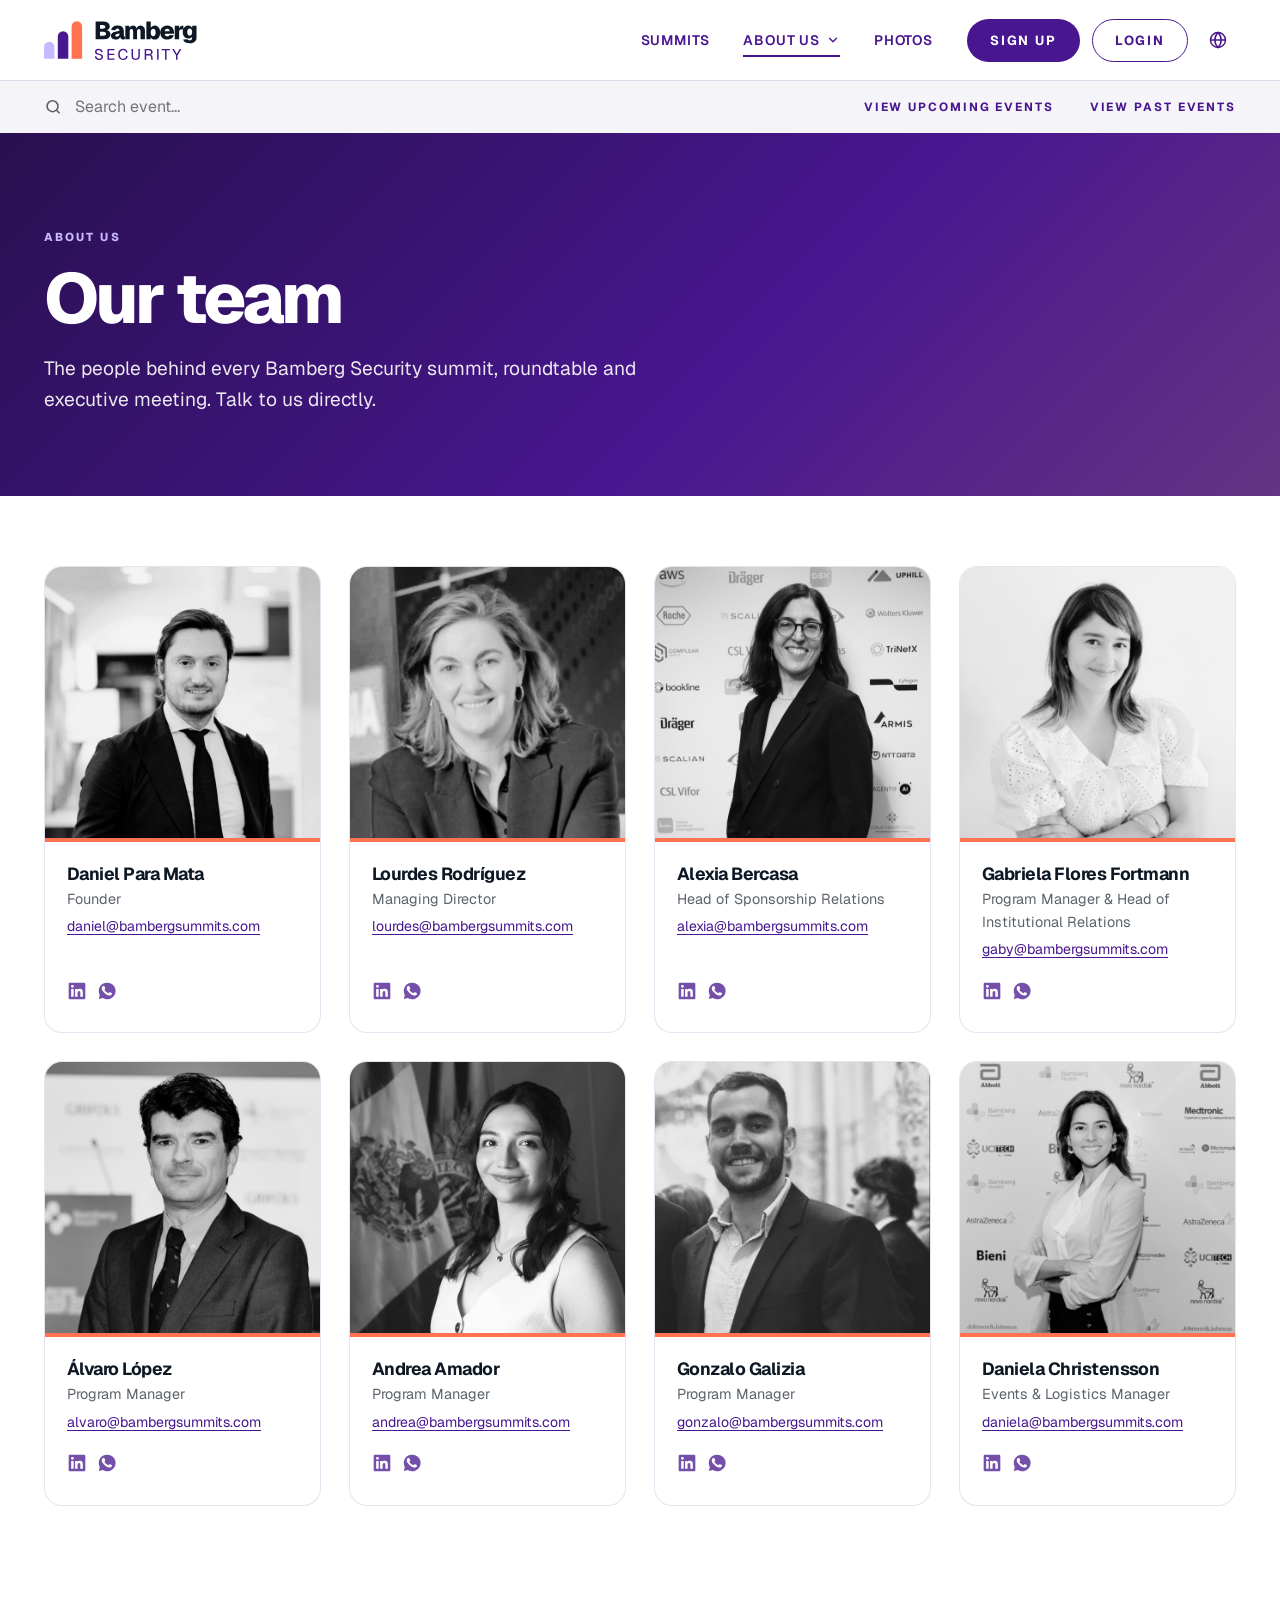
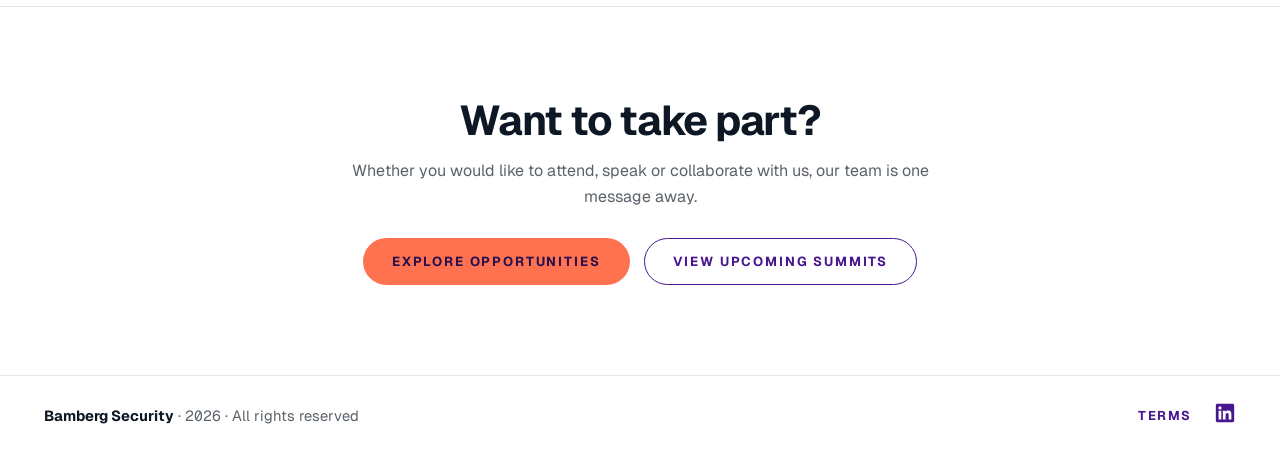
<file: Demo/team.html>
<!DOCTYPE html>
<html lang="en">
<head>
  <meta charset="utf-8">
  <meta name="viewport" content="width=device-width, initial-scale=1">
  <title>Team · Bamberg Security</title>
  <meta name="description" content="The team behind Bamberg Security.">
  <link rel="icon" href="assets/logo/favicon.svg" type="image/svg+xml">
  <link rel="preconnect" href="https://fonts.googleapis.com">
  <link rel="preconnect" href="https://fonts.gstatic.com" crossorigin>
  <link href="https://fonts.googleapis.com/css2?family=Geist:wght@100..900&family=Geist+Mono:wght@400;500&display=swap" rel="stylesheet">
  <link rel="stylesheet" href="css/styles.css">
</head>
<body data-page="team">

<main>

<section class="page-hero flat on-dark">
  <div class="wrap">
    <span class="label">About us</span>
    <h1 class="display">Our team</h1>
    <p>The people behind every Bamberg Security summit, roundtable and executive meeting. Talk to us directly.</p>
  </div>
</section>

<section class="team">
  <div class="wrap">
    <div class="team-grid" id="team"></div>
  </div>
</section>

<section class="cta-band">
  <h2 class="heading">Want to take part?</h2>
  <p>Whether you would like to attend, speak or collaborate with us, our team is one message away.</p>
  <div class="row">
    <a class="btn btn-coral" href="#" data-open-inquiry>Explore opportunities</a>
    <a class="btn btn-outline" href="summits.html">View upcoming summits</a>
  </div>
</section>

</main>

<script src="js/data.js"></script>
<script src="js/layout.js"></script>
<script>
  const inSvg = '<svg width="20" height="20" viewBox="0 0 24 24" fill="currentColor" aria-hidden="true"><path d="M20.4 2H3.6C2.7 2 2 2.7 2 3.6v16.8c0 .9.7 1.6 1.6 1.6h16.8c.9 0 1.6-.7 1.6-1.6V3.6c0-.9-.7-1.6-1.6-1.6zM8 19H5V9.5h3zM6.5 8.2a1.7 1.7 0 1 1 0-3.5 1.7 1.7 0 0 1 0 3.5zM19 19h-3v-4.6c0-1.1 0-2.5-1.5-2.5S12.7 13 12.7 14.3V19h-3V9.5h2.8v1.3c.4-.8 1.4-1.5 2.9-1.5 3 0 3.6 2 3.6 4.6z"/></svg>';
  const waSvg = '<svg width="20" height="20" viewBox="0 0 24 24" fill="currentColor" aria-hidden="true"><path d="M12 2a10 10 0 0 0-8.6 15l-1.3 4.7 4.8-1.3A10 10 0 1 0 12 2zm5.6 14.2c-.2.7-1.3 1.3-1.9 1.3-.5 0-1.1.2-3.6-.8-3-1.3-5-4.4-5.1-4.6-.2-.2-1.3-1.7-1.3-3.2s.8-2.3 1.1-2.6c.3-.3.6-.4.8-.4h.6c.2 0 .5 0 .7.5l.9 2.2c.1.2.1.4 0 .6l-.4.6-.3.3c-.1.1-.3.3-.1.6.2.3.8 1.4 1.8 2.3 1.3 1.1 2.3 1.5 2.6 1.6.3.1.5.1.7-.1l.9-1c.2-.2.4-.2.6-.1l2.1 1c.3.1.5.2.5.4z"/></svg>';
  document.getElementById('team').innerHTML = BS.team.map(m => `
    <article class="member">
      <div class="member-photo"><img src="${m.photo}" alt="${m.name}" loading="lazy"></div>
      <div class="member-body">
        <h3 class="heading">${m.name}</h3>
        <span class="role">${m.role}</span>
        <a class="mail" href="mailto:${m.email}">${m.email}</a>
        <div class="member-links">
          <a href="#" aria-label="LinkedIn">${inSvg}</a>
          <a href="#" aria-label="WhatsApp">${waSvg}</a>
        </div>
      </div>
    </article>`).join('');
</script>
</body>
</html>
</file>
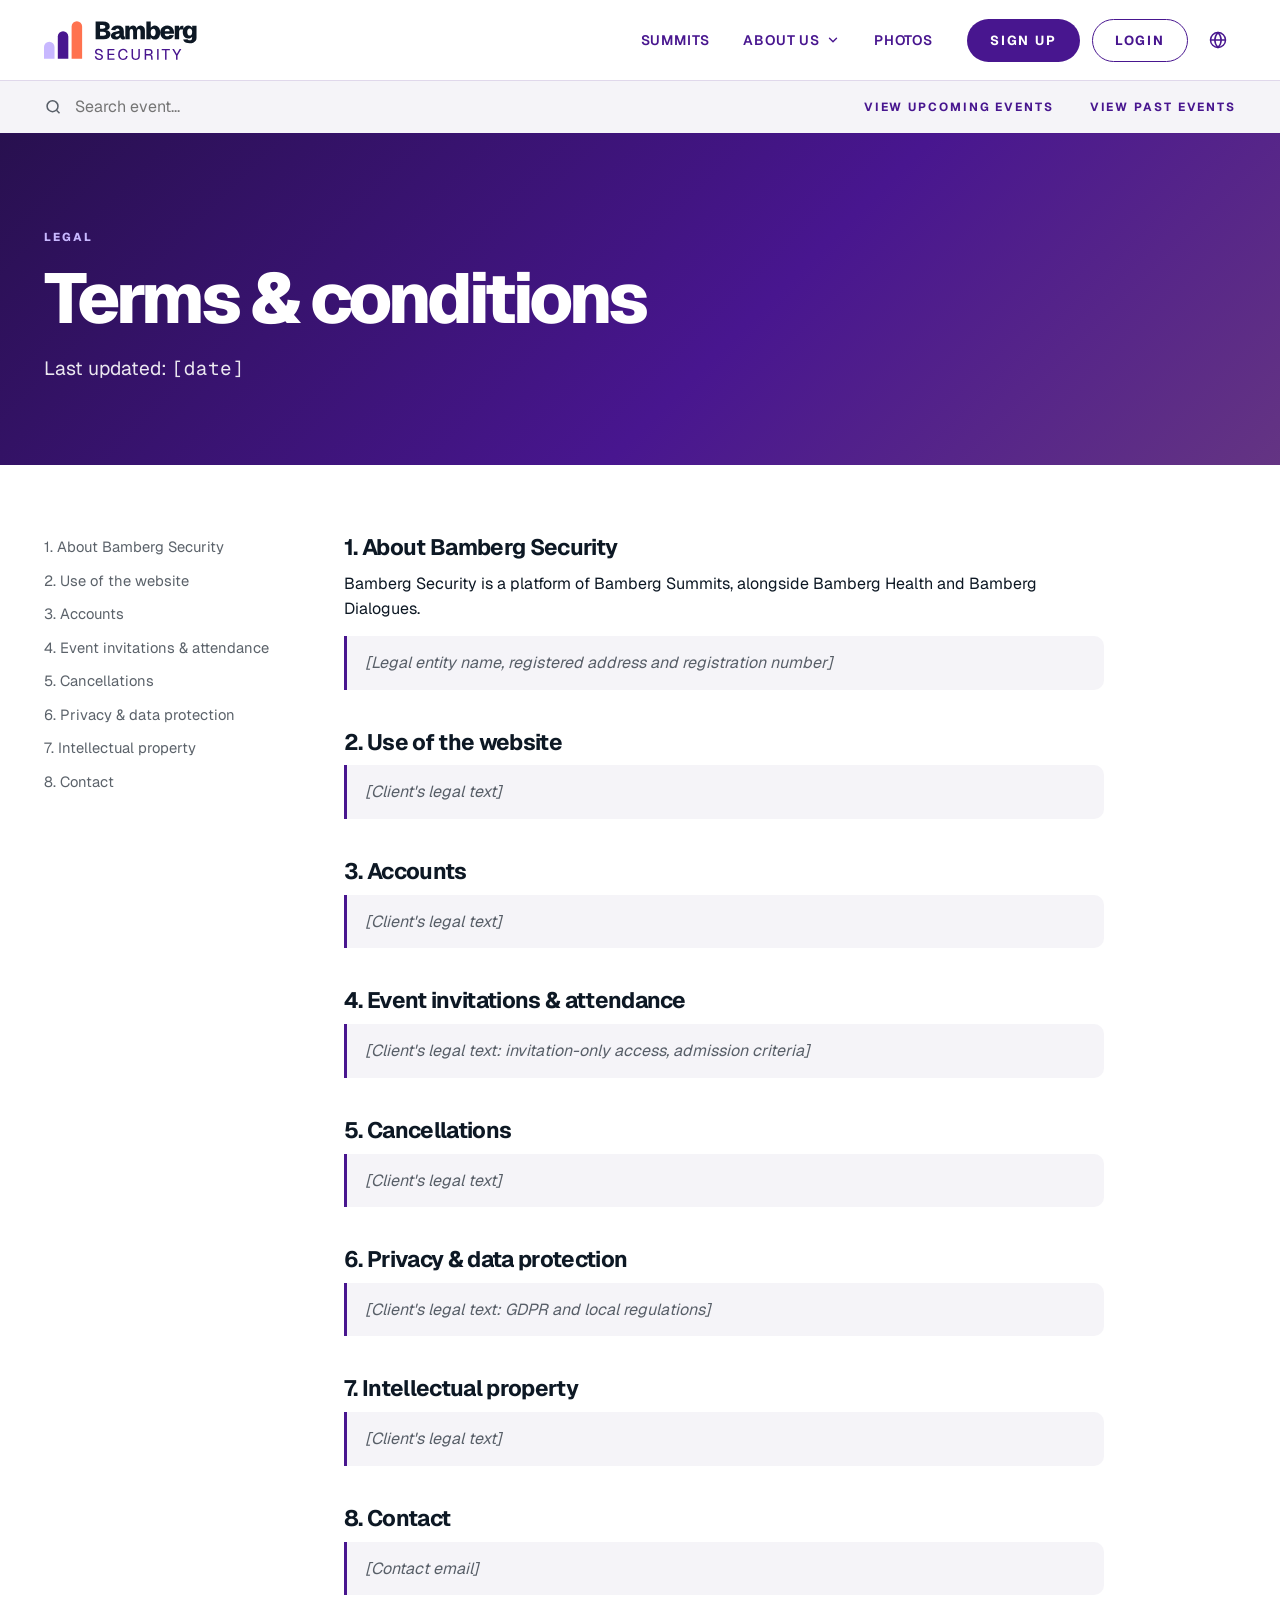
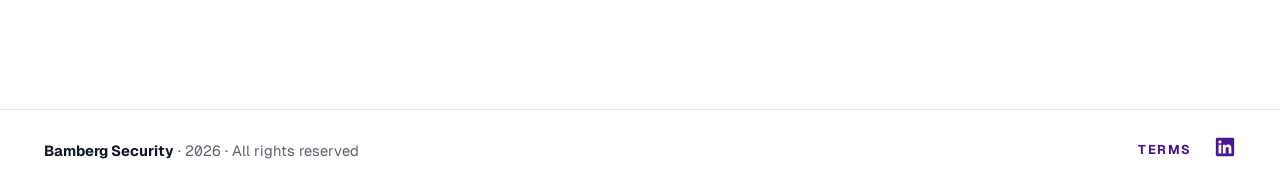
<file: Demo/terms.html>
<!DOCTYPE html>
<html lang="en">
<head>
  <meta charset="utf-8">
  <meta name="viewport" content="width=device-width, initial-scale=1">
  <title>Terms · Bamberg Security</title>
  <link rel="icon" href="assets/logo/favicon.svg" type="image/svg+xml">
  <link rel="preconnect" href="https://fonts.googleapis.com">
  <link rel="preconnect" href="https://fonts.gstatic.com" crossorigin>
  <link href="https://fonts.googleapis.com/css2?family=Geist:wght@100..900&family=Geist+Mono:wght@400;500&display=swap" rel="stylesheet">
  <link rel="stylesheet" href="css/styles.css">
</head>
<body data-page="terms">

<main>

<section class="page-hero flat on-dark">
  <div class="wrap">
    <span class="label">Legal</span>
    <h1 class="display">Terms &amp; conditions</h1>
    <p>Last updated: <span class="data">[date]</span></p>
  </div>
</section>

<section class="legal">
  <div class="wrap">
    <div class="legal-grid">
      <nav class="legal-toc" aria-label="Contents">
        <a href="#t1">1. About Bamberg Security</a>
        <a href="#t2">2. Use of the website</a>
        <a href="#t3">3. Accounts</a>
        <a href="#t4">4. Event invitations &amp; attendance</a>
        <a href="#t5">5. Cancellations</a>
        <a href="#t6">6. Privacy &amp; data protection</a>
        <a href="#t7">7. Intellectual property</a>
        <a href="#t8">8. Contact</a>
      </nav>
      <div class="legal-body">
        <h2 class="heading" id="t1">1. About Bamberg Security</h2>
        <p>Bamberg Security is a platform of Bamberg Summits, alongside Bamberg Health and Bamberg Dialogues.</p>
        <p class="placeholder">[Legal entity name, registered address and registration number]</p>
        <h2 class="heading" id="t2">2. Use of the website</h2>
        <p class="placeholder">[Client's legal text]</p>
        <h2 class="heading" id="t3">3. Accounts</h2>
        <p class="placeholder">[Client's legal text]</p>
        <h2 class="heading" id="t4">4. Event invitations &amp; attendance</h2>
        <p class="placeholder">[Client's legal text: invitation-only access, admission criteria]</p>
        <h2 class="heading" id="t5">5. Cancellations</h2>
        <p class="placeholder">[Client's legal text]</p>
        <h2 class="heading" id="t6">6. Privacy &amp; data protection</h2>
        <p class="placeholder">[Client's legal text: GDPR and local regulations]</p>
        <h2 class="heading" id="t7">7. Intellectual property</h2>
        <p class="placeholder">[Client's legal text]</p>
        <h2 class="heading" id="t8">8. Contact</h2>
        <p class="placeholder">[Contact email]</p>
      </div>
    </div>
  </div>
</section>

</main>

<script src="js/layout.js"></script>
</body>
</html>
</file>
<file: Demo/css/styles.css>
/* Bamberg Security — demo basado en la estructura de bamberghealth.com
   Tokens del manual de marca v1.0 (agosto 2026):
   bambergsummits.com/brandguidelines/bambergsecurity/

   Reglas del manual que aplica esta hoja:
   - Seis colores. Morado = base; Lila = secundario / subtítulos sobre morado; Coral = acento único
     (etiquetas, avisos, un CTA por pantalla). Plum = fondos oscuros y texto sobre coral. Ink = texto.
   - Contraste: nada de texto lila o coral sobre blanco; nada de texto coral normal sobre morado;
     sobre coral el texto va en Plum.
   - Degradado oficial solo en piezas grandes (portadas, tarjetas, cabeceras); en piezas pequeñas, plano.
   - Geist (display 760–820 / −0.055em, titular 700 / −0.03em, subtítulo 450 caja alta +0.14em,
     etiqueta 800 caja alta +0.18em, texto 400 / 1.6). Geist Mono para datos.
   - Logo: positiva sobre claro, primaria/negativa sobre morado o foto; mínimo 140 px de ancho. */
:root {
  --purple: #48168F;
  --plum: #28104F;
  --lilac: #C8B8FF;
  --coral: #FF724F;
  --ink: #0D1824;
  --white: #FFFFFF;
  /* Soporte de interfaz: gris claro (fondo admitido por el manual) y tintes de Ink / morado */
  --grey-bg: #F5F4F8;
  --line: rgba(72, 22, 143, .12);
  --muted: rgba(13, 24, 36, .68);
  --gradient: linear-gradient(135deg, #28104F 0%, #48168F 58%, #70417E 118%);
  --scrim: rgba(40, 16, 79, .55);
  --radius: 14px;
  --maxw: 1240px;
  --header-h: 80px;
  --search-h: 52px;
}

* { box-sizing: border-box; }
html { scroll-behavior: smooth; }
body {
  margin: 0;
  font-family: "Geist", "Inter", system-ui, -apple-system, "Segoe UI", sans-serif;
  font-weight: 400;
  line-height: 1.6;
  color: var(--ink);
  background: var(--white);
  -webkit-font-smoothing: antialiased;
}
img { max-width: 100%; display: block; }
[hidden] { display: none !important; }
a { color: inherit; text-decoration: none; }
.wrap { max-width: var(--maxw); margin: 0 auto; padding-inline: 24px; }
main { display: block; }

/* Escala tipográfica del manual */
.display { font-weight: 800; letter-spacing: -.055em; line-height: 1.02; }
.heading { font-weight: 700; letter-spacing: -.03em; line-height: 1.15; }
.subtitle { font-weight: 450; text-transform: uppercase; letter-spacing: .14em; font-size: .85rem; }
.label { font-weight: 800; text-transform: uppercase; letter-spacing: .18em; font-size: .72rem; color: var(--purple); }
.data { font-family: "Geist Mono", ui-monospace, monospace; font-variant-numeric: tabular-nums; font-weight: 400; }
/* Sobre morado / foto: etiquetas en lila (coral solo pasa AA en texto grande) */
.on-dark .label, .on-dark.label { color: var(--lilac); }

/* Botones */
.btn {
  display: inline-flex; align-items: center; justify-content: center; gap: 8px;
  padding: 12px 28px; border-radius: 999px; border: 1.5px solid transparent;
  font: inherit; font-weight: 700; font-size: .82rem; letter-spacing: .14em; text-transform: uppercase;
  cursor: pointer; transition: background .2s, color .2s, border-color .2s, transform .2s;
}
.btn:hover { transform: translateY(-1px); }
.btn:disabled { opacity: .45; cursor: default; transform: none; }
/* Coral = el único CTA destacado de cada pantalla. Texto en Plum (6.08:1) */
.btn-coral { background: var(--coral); color: var(--plum); }
.btn-coral:hover { background: #ff8a6c; }
.btn-purple { background: var(--purple); color: var(--white); }
.btn-purple:hover { background: var(--plum); }
.btn-outline { border-color: var(--purple); color: var(--purple); background: transparent; }
.btn-outline:hover { background: var(--purple); color: var(--white); }
.btn-ghost { border-color: rgba(255,255,255,.85); color: var(--white); background: rgba(40,16,79,.35); backdrop-filter: blur(4px); }
.btn-ghost:hover { background: var(--white); color: var(--purple); }
.btn-light { background: var(--white); color: var(--purple); }
.btn-light:hover { background: var(--lilac); }
.btn-block { width: 100%; }

/* ---------- Header ---------- */
.site-header { position: sticky; top: 0; z-index: 50; background: var(--white); box-shadow: 0 1px 0 var(--line); }
.nav { height: var(--header-h); display: flex; align-items: center; justify-content: space-between; gap: 24px; position: relative; }
.nav-logo { padding-block: 12px; } /* área de respeto ≥ 1x */
.nav-logo img { height: 44px; width: auto; } /* 154 px de ancho: por encima del mínimo digital de 140 px */
.nav-links { display: flex; align-items: center; gap: 34px; }
.nav-links > a, .nav-item > a {
  font-size: .86rem; font-weight: 600; letter-spacing: .06em; text-transform: uppercase; color: var(--purple);
  position: relative; padding-block: 6px;
}
.nav-links > a::after, .nav-item > a::after { content: ""; position: absolute; left: 0; right: 100%; bottom: 0; height: 2px; background: var(--purple); transition: right .25s; }
.nav-links > a:hover::after, .nav-links > a.active::after,
.nav-item > a:hover::after, .nav-item > a.active::after { right: 0; }
.nav-item { position: relative; }
.nav-item > a { display: inline-flex; align-items: center; gap: 6px; }
.nav-item .caret { transition: transform .2s; }
.nav-item:hover .caret { transform: rotate(180deg); }
.submenu {
  position: absolute; top: 100%; left: 50%; transform: translate(-50%, 8px);
  background: var(--white); border: 1px solid var(--line); border-radius: 12px; padding: 8px;
  min-width: 180px; display: grid; gap: 2px; box-shadow: 0 16px 34px -14px rgba(40,16,79,.4);
  opacity: 0; visibility: hidden; transition: opacity .2s, transform .2s, visibility .2s;
}
.nav-item:hover .submenu, .nav-item:focus-within .submenu { opacity: 1; visibility: visible; transform: translate(-50%, 0); }
.submenu a { padding: 10px 14px; border-radius: 8px; font-size: .86rem; font-weight: 600; letter-spacing: .04em; text-transform: uppercase; color: var(--purple); }
.submenu a:hover { background: var(--grey-bg); }

.nav-actions { display: flex; align-items: center; gap: 12px; }
.nav-actions .btn { padding: 10px 22px; }
.lang { width: 36px; height: 36px; display: grid; place-items: center; border-radius: 50%; color: var(--purple); cursor: pointer; border: 0; background: none; }
.lang:hover { background: var(--grey-bg); }
.menu-toggle { display: none; background: none; border: 0; color: var(--purple); cursor: pointer; padding: 6px; }

.searchbar { background: var(--grey-bg); border-top: 1px solid var(--line); }
.searchbar .wrap { height: var(--search-h); display: flex; align-items: center; justify-content: space-between; gap: 16px; }
.search { display: flex; align-items: center; gap: 10px; color: var(--muted); flex: 1; max-width: 420px; margin: 0; }
.search input { border: 0; background: transparent; font: inherit; font-size: 1rem; color: var(--ink); width: 100%; outline: none; }
.search-links { display: flex; gap: 36px; }
.search-links a { font-size: .74rem; font-weight: 700; letter-spacing: .16em; text-transform: uppercase; color: var(--purple); }
.search-links a:hover { color: var(--plum); text-decoration: underline; text-underline-offset: 4px; }

/* ---------- Hero con video ---------- */
.hero {
  position: relative; min-height: max(620px, calc(100vh - var(--header-h) - var(--search-h)));
  display: grid; place-items: center; text-align: center; color: var(--white); overflow: hidden; background: var(--plum);
}
.hero video { position: absolute; inset: 0; width: 100%; height: 100%; object-fit: cover; }
.hero::after { /* capa Plum ≥55 % sobre foto/video, como pide el manual */
  content: ""; position: absolute; inset: 0;
  background: linear-gradient(180deg, rgba(40,16,79,.6) 0%, rgba(40,16,79,.55) 45%, rgba(40,16,79,.88) 100%);
}
.hero-content { position: relative; z-index: 2; padding: 80px 24px; max-width: 1100px; }
.hero-eyebrow { color: var(--lilac); margin-bottom: 18px; display: inline-block; }
.hero h1 { font-size: clamp(2.4rem, 6.4vw, 5.2rem); margin: 0 0 36px; }
.hero h1 span { color: var(--lilac); }
.hero-ctas { display: flex; justify-content: center; gap: 16px; flex-wrap: wrap; }
.hero-ctas .btn { min-width: 240px; padding-block: 15px; }

/* ---------- Eventos ---------- */
.events {
  position: relative; padding: 96px 0 104px;
  background:
    radial-gradient(900px 400px at 100% 0%, rgba(200,184,255,.35), transparent 70%),
    radial-gradient(700px 360px at 0% 100%, rgba(72,22,143,.07), transparent 70%),
    var(--grey-bg);
}
.section-head { display: flex; align-items: end; justify-content: space-between; gap: 24px; margin-bottom: 44px; flex-wrap: wrap; }
.section-head h2 { font-size: clamp(1.8rem, 3.4vw, 2.6rem); margin: 6px 0 0; }
.section-head > a { font-weight: 700; font-size: .8rem; letter-spacing: .14em; text-transform: uppercase; color: var(--purple); }
.section-head > a:hover { text-decoration: underline; text-underline-offset: 4px; }

.event-grid { display: grid; grid-template-columns: repeat(3, 1fr); gap: 32px; }
.event-card {
  background: var(--white); border-radius: 18px; overflow: hidden; display: flex; flex-direction: column;
  box-shadow: 0 1px 2px rgba(13,24,36,.06), 0 12px 32px -12px rgba(40,16,79,.18);
  transition: transform .25s, box-shadow .25s;
}
.event-card:hover { transform: translateY(-4px); box-shadow: 0 1px 2px rgba(13,24,36,.06), 0 22px 44px -14px rgba(40,16,79,.30); }
.event-media { position: relative; aspect-ratio: 16 / 10; overflow: hidden; display: block; }
.event-media img { width: 100%; height: 100%; object-fit: cover; transition: transform .5s; }
.event-card:hover .event-media img { transform: scale(1.04); }
.event-media::before { /* diagonal morada, igual que las tarjetas actuales */
  content: ""; position: absolute; inset: 0; z-index: 1;
  background: linear-gradient(115deg, rgba(40,16,79,.92) 0%, rgba(72,22,143,.85) 42%, transparent 42.2%);
}
.event-meta { position: absolute; z-index: 2; top: 18px; left: 20px; color: var(--white); font-size: .92rem; line-height: 1.7; }
.event-meta div { display: flex; align-items: center; gap: 8px; }
/* Etiqueta: coral con texto Plum */
.event-tag { position: absolute; z-index: 2; right: 14px; bottom: 14px; background: var(--coral); color: var(--plum); padding: 5px 12px; border-radius: 999px; }
.event-body { padding: 24px 24px 0; flex: 1; }
.event-body h3 { font-size: 1.32rem; margin: 0 0 6px; }
.event-body h3 a:hover { color: var(--purple); }
.event-date { color: var(--muted); font-size: .8rem; margin: 0 0 16px; }
.event-desc { margin: 0; font-size: .96rem; }
.event-speakers { margin: 20px 24px 0; padding-top: 18px; border-top: 1px solid var(--line); display: grid; gap: 14px; }
.speaker { display: flex; align-items: center; gap: 12px; }
.avatar {
  width: 46px; height: 46px; border-radius: 50%; flex: none; display: grid; place-items: center;
  background: var(--lilac); color: var(--purple); font-weight: 800; font-size: .9rem;
}
.speaker strong { display: block; font-size: .98rem; line-height: 1.25; }
.speaker small { color: var(--muted); font-size: .82rem; }
.event-more { text-align: center; margin: 18px 0 12px; font-size: .88rem; text-transform: uppercase; letter-spacing: .06em; }
.event-more b { color: var(--purple); text-decoration: underline; text-underline-offset: 3px; font-weight: 700; }
.event-card > .btn { margin: 0 24px 24px; }

/* ---------- Bloque texto + foto de fondo (Summit Series) ---------- */
.feature { position: relative; color: var(--white); padding: 130px 0; overflow: hidden; background: var(--plum) center / cover no-repeat; }
.feature::before { content: ""; position: absolute; inset: 0; background: linear-gradient(90deg, rgba(40,16,79,.95) 0%, rgba(40,16,79,.8) 45%, rgba(40,16,79,.35) 100%); }
.feature .wrap { position: relative; }
.feature-text { max-width: 640px; }
.feature h2 { font-size: clamp(2rem, 4vw, 3.1rem); margin: 12px 0 20px; }
.feature .lead { font-size: 1.22rem; color: var(--white); margin: 0 0 18px; }
.feature .lead strong { color: var(--lilac); font-weight: 700; }
.feature hr { border: 0; height: 1px; background: rgba(200,184,255,.35); margin: 26px 0; max-width: 520px; }
.feature p { color: rgba(255,255,255,.9); font-size: 1.05rem; }
.feature .btn { margin-top: 16px; }

/* ---------- Testimonios ---------- */
.testimonials { padding: 100px 0; background: var(--white); }
.center-head { text-align: center; max-width: 820px; margin: 0 auto 48px; }
.center-head h2 { font-size: clamp(1.7rem, 3.2vw, 2.4rem); margin: 8px 0 12px; }
.center-head p { color: var(--muted); margin: 0; }

.t-carousel { position: relative; }
.t-nav {
  position: absolute; top: 50%; transform: translateY(-50%); z-index: 3;
  width: 48px; height: 48px; border-radius: 50%; border: 1.5px solid var(--line);
  background: var(--white); color: var(--purple); cursor: pointer; display: grid; place-items: center;
  box-shadow: 0 6px 20px -8px rgba(40,16,79,.35); transition: background .2s, color .2s, opacity .2s;
}
.t-nav:hover:not(:disabled) { background: var(--purple); color: var(--white); }
.t-nav:disabled { opacity: .3; cursor: default; }
.t-nav.prev { left: -22px; }
.t-nav.next { right: -22px; }
.t-track {
  display: grid; grid-auto-flow: column; grid-auto-columns: minmax(300px, 1fr); gap: 28px;
  overflow-x: auto; padding: 6px 4px 20px; scroll-snap-type: x mandatory;
  scrollbar-width: none;
}
.t-track::-webkit-scrollbar { display: none; }
.t-card {
  scroll-snap-align: start; background: var(--grey-bg); border-radius: 18px; padding: 30px 28px; min-height: 330px;
  display: flex; flex-direction: column; justify-content: space-between; gap: 26px; border: 1px solid var(--line);
}
.t-quote { color: var(--purple); }
.t-card blockquote {
  margin: 12px 0 0; font-size: 1rem;
  display: -webkit-box; -webkit-box-orient: vertical; -webkit-line-clamp: 9; overflow: hidden;
}
.t-card.open blockquote { -webkit-line-clamp: unset; }
.t-more {
  margin: 10px 0 0; padding: 0; border: 0; background: none; font: inherit; font-size: .86rem; font-weight: 700;
  color: var(--purple); cursor: pointer; text-decoration: underline; text-underline-offset: 3px;
}
.t-person { display: flex; align-items: center; gap: 14px; }
.t-person > div { min-width: 0; flex: 1; }
.t-person strong { display: block; line-height: 1.3; }
.t-person small { display: block; color: var(--muted); font-size: .84rem; line-height: 1.35; }
.t-person .t-org { color: var(--purple); font-weight: 600; }
.t-photo { width: 52px; height: 52px; border-radius: 50%; object-fit: cover; flex: none; }
.avatar.ph { background: rgba(72,22,143,.1); color: rgba(72,22,143,.45); }
.t-in { color: var(--purple); flex: none; opacity: .7; }
.t-in:hover { opacity: 1; }

/* ---------- Logos ---------- */
.logos { position: relative; padding: 54px 0; border-block: 1px solid var(--line); background: var(--white); }
.logos-title { text-align: center; margin: 0 0 30px; color: var(--muted); }
.logos-row { display: flex; gap: 24px 48px; justify-content: space-between; align-items: center; flex-wrap: wrap; }
.partner { flex: 1 1 140px; height: 70px; display: grid; place-items: center; }
.partner img { height: var(--h, 40px); width: auto; max-width: 100%; object-fit: contain; filter: grayscale(1) brightness(var(--b, 1)); opacity: .62; transition: filter .3s, opacity .3s; }
.partner:hover img { filter: none; opacity: 1; }

/* ---------- Split (Government) ---------- */
.split { position: relative; display: grid; grid-template-columns: 1fr 1fr; min-height: 580px; }
.split-text { background: var(--gradient); color: var(--white); padding: 84px clamp(24px, 6vw, 88px); display: flex; flex-direction: column; justify-content: center; }
.split-text h2 { font-size: clamp(1.9rem, 3.4vw, 2.7rem); margin: 10px 0 8px; }
.split-text h3 { font-size: 1.15rem; font-weight: 450; color: var(--lilac); margin: 0 0 24px; }
.split-text hr { border: 0; height: 1px; background: rgba(200,184,255,.35); margin: 0 0 24px; max-width: 520px; }
.split-text p { color: rgba(255,255,255,.92); margin: 0 0 14px; max-width: 600px; }
.split-text p.strong { color: var(--white); font-weight: 600; font-size: 1.1rem; }
.split-text .btn { align-self: flex-start; margin-top: 18px; }
.split-media { background: center / cover no-repeat; min-height: 360px; }

/* ---------- Footer ---------- */
.site-footer { background: var(--white); border-top: 1px solid var(--line); }
.site-footer .wrap { display: flex; align-items: center; justify-content: space-between; gap: 20px; padding-block: 26px; flex-wrap: wrap; }
.site-footer .brand { color: var(--muted); font-size: .92rem; }
.site-footer .brand strong { color: var(--ink); }
.site-footer nav { display: flex; align-items: center; gap: 22px; }
.site-footer nav a { color: var(--purple); font-size: .8rem; font-weight: 700; letter-spacing: .12em; text-transform: uppercase; }
.site-footer nav a:hover { color: var(--plum); }

/* ---------- Modal ---------- */
.modal { position: fixed; inset: 0; z-index: 100; display: grid; place-items: center; padding: 20px; background: rgba(13,24,36,.6); backdrop-filter: blur(3px); }
.modal-box { background: var(--white); border-radius: 18px; width: min(560px, 100%); max-height: 92vh; overflow: auto; padding: 34px; position: relative; }
.modal-box h3 { margin: 6px 0 6px; font-size: 1.6rem; }
.modal-box p { color: var(--muted); margin: 0 0 22px; }
.modal-close { position: absolute; top: 14px; right: 14px; width: 38px; height: 38px; border-radius: 50%; border: 0; background: var(--grey-bg); cursor: pointer; font-size: 1.3rem; color: var(--ink); }

/* ---------- Formularios ---------- */
.form { display: grid; grid-template-columns: 1fr 1fr; gap: 14px; }
.form label { display: grid; gap: 6px; font-size: .8rem; font-weight: 600; color: var(--ink); }
.form .full { grid-column: 1 / -1; }
.form input, .form select, .form textarea {
  width: 100%; min-width: 0; font: inherit; font-size: .95rem; padding: 11px 14px; border-radius: 10px;
  border: 1.5px solid var(--line); background: var(--white); color: var(--ink);
}
.form input:focus, .form select:focus, .form textarea:focus { outline: none; border-color: var(--purple); box-shadow: 0 0 0 3px rgba(72,22,143,.12); }
.form .btn { grid-column: 1 / -1; margin-top: 6px; }
.form .check { display: block; position: relative; padding-left: 28px; font-weight: 400; color: var(--muted); line-height: 1.5; }
.form .check input { position: absolute; left: 0; top: 1px; width: 16px; height: 16px; padding: 0; accent-color: var(--purple); }
.form .check a { color: var(--purple); text-decoration: underline; }
.form-ok { text-align: center; padding: 20px 0; }

/* ---------- Cabecera de página interna ---------- */
.page-hero { position: relative; color: var(--white); padding: 120px 0 100px; background: var(--plum) center / cover no-repeat; overflow: hidden; }
.page-hero::before { content: ""; position: absolute; inset: 0; background: linear-gradient(90deg, rgba(40,16,79,.94) 0%, rgba(40,16,79,.75) 55%, rgba(40,16,79,.55) 100%); }
.page-hero.flat { background: var(--gradient); padding: 90px 0 80px; }
.page-hero.flat::before { display: none; }
.page-hero .wrap { position: relative; }
.page-hero h1 { font-size: clamp(2.4rem, 5.6vw, 4.4rem); margin: 14px 0 20px; max-width: 920px; }
.page-hero p { font-size: 1.2rem; max-width: 680px; color: rgba(255,255,255,.9); margin: 0; }

/* ---------- About us ---------- */
.intro { padding: 100px 0; }
.intro-grid { display: grid; grid-template-columns: 1.1fr .9fr; gap: 64px; align-items: center; }
.intro h2 { font-size: clamp(1.8rem, 3.2vw, 2.5rem); margin: 10px 0 20px; }
.intro p { font-size: 1.05rem; }
.intro-photos { display: grid; grid-template-columns: 1fr 1fr; gap: 16px; }
.intro-photos img { border-radius: var(--radius); width: 100%; height: 100%; object-fit: cover; aspect-ratio: 4 / 5; }
.intro-photos img:first-child { margin-top: 40px; }
.stats { position: relative; background: var(--gradient); color: var(--white); padding: 70px 0; }
.stats-grid { display: grid; grid-template-columns: repeat(4, 1fr); gap: 28px; text-align: center; }
.stat b { display: block; font-size: clamp(2.2rem, 4vw, 3.2rem); font-weight: 400; letter-spacing: -.02em; line-height: 1.1; }
.stat span { color: var(--lilac); }
.pillars { padding: 100px 0; background: var(--grey-bg); }
.pillar-grid { display: grid; grid-template-columns: repeat(3, 1fr); gap: 28px; }
.pillar { background: var(--white); border-radius: 18px; padding: 34px 30px; border: 1px solid var(--line); }
.pillar-icon { width: 52px; height: 52px; border-radius: 14px; background: var(--purple); display: grid; place-items: center; margin-bottom: 22px; }
.pillar h3 { font-size: 1.3rem; margin: 0 0 10px; }
.pillar p { margin: 0; }
.family { padding: 100px 0; }
.family-grid { display: grid; grid-template-columns: repeat(3, 1fr); gap: 24px; }
.family-card { border-radius: 18px; padding: 32px; border: 1px solid var(--line); display: block; }
a.family-card:hover { border-color: var(--purple); }
.family-card.current { background: var(--gradient); color: var(--white); border: 0; }
.family-card.current p { color: rgba(255,255,255,.9); }
.family-card h3 { margin: 10px 0 8px; font-size: 1.35rem; }
.family-card p { margin: 0; color: var(--muted); }

/* ---------- About us: cita del fundador ---------- */
.founder { background: var(--gradient); color: var(--white); }
.founder-grid { display: grid; grid-template-columns: 1fr 1fr; align-items: stretch; }
.founder-text { padding: 90px clamp(24px, 5vw, 80px); display: flex; flex-direction: column; justify-content: center; }
.founder-text blockquote { margin: 18px 0 0; font-size: 1.12rem; color: rgba(255,255,255,.92); }
.founder-text blockquote p { margin: 0 0 16px; }
.founder-who { display: flex; align-items: center; gap: 14px; margin-top: 28px; padding-top: 24px; border-top: 1px solid rgba(200,184,255,.3); }
.founder-who strong { display: block; }
.founder-who span { color: var(--lilac); font-size: .92rem; }
.founder-photo { background: center / cover no-repeat; min-height: 420px; }

/* ---------- About us: enfoque y servicios ---------- */
.approach { padding: 100px 0; }
.approach-grid { display: grid; grid-template-columns: repeat(2, 1fr); gap: 28px; }
.approach-card { border: 1px solid var(--line); border-radius: 18px; padding: 32px 30px; background: var(--white); }
.approach-card h3 { font-size: 1.25rem; margin: 0 0 12px; display: flex; align-items: center; gap: 12px; }
.approach-card h3 i { width: 26px; height: 26px; flex: none; display: grid; place-items: center; }
.approach-card p { margin: 0 0 12px; }
.approach-card p:last-child { margin-bottom: 0; }
.approach-card.wide { grid-column: 1 / -1; }
.founder-avatar { width: 56px; height: 56px; border-radius: 50%; object-fit: cover; flex: none; }

.services { padding: 100px 0; background: var(--grey-bg); }
.service-block { display: grid; grid-template-columns: 1fr 1fr; gap: 56px; align-items: center; margin-bottom: 64px; }
.service-block:last-child { margin-bottom: 0; }
.service-block.flip > div:first-child { order: 2; }
.service-block img { border-radius: 18px; width: 100%; aspect-ratio: 4 / 3; object-fit: cover; }
.service-block h2 { font-size: clamp(1.6rem, 2.8vw, 2.2rem); margin: 10px 0 16px; }
.audience { display: flex; flex-wrap: wrap; gap: 10px; margin-top: 22px; }
.audience span { background: var(--white); border: 1px solid var(--line); border-radius: 999px; padding: 8px 16px; font-size: .9rem; font-weight: 600; color: var(--purple); }

.coverage { background: var(--gradient); color: var(--white); padding: 100px 0; }
.coverage h2 { font-size: clamp(1.8rem, 3.2vw, 2.5rem); margin: 10px 0 14px; }
.coverage > .wrap > p { color: rgba(255,255,255,.9); max-width: 680px; }
.coverage-list { display: grid; grid-template-columns: repeat(3, 1fr); gap: 12px 28px; margin-top: 34px; list-style: none; padding: 0; }
.coverage-list li { display: flex; gap: 12px; align-items: flex-start; color: rgba(255,255,255,.94); }
.coverage-list li::before { content: ""; flex: none; width: 7px; height: 7px; margin-top: 10px; border-radius: 50%; background: var(--coral); }

.meetings { padding: 100px 0; }
.meetings-grid { display: grid; grid-template-columns: repeat(3, 1fr); gap: 28px; margin-top: 12px; }
.meeting { padding: 28px 26px; border-radius: 18px; background: var(--grey-bg); border: 1px solid var(--line); }
.meeting h3 { font-size: 1.12rem; margin: 0 0 8px; }
.meeting p { margin: 0; font-size: .97rem; }

.photo-strip { display: grid; grid-template-columns: repeat(3, 1fr); gap: 16px; padding-bottom: 100px; }
.photo-strip img { border-radius: 16px; width: 100%; aspect-ratio: 3 / 2; object-fit: cover; }

/* ---------- Team ---------- */
.team { padding: 70px 0 100px; }
.team-grid { display: grid; grid-template-columns: repeat(4, 1fr); gap: 28px; }
.member { background: var(--white); border: 1px solid var(--line); border-radius: 18px; overflow: hidden; display: flex; flex-direction: column; }
.member-photo { position: relative; aspect-ratio: 1; overflow: hidden; background: var(--grey-bg); }
.member-photo img { width: 100%; height: 100%; object-fit: cover; filter: grayscale(1); transition: filter .35s, transform .5s; }
.member:hover .member-photo img { filter: grayscale(0); transform: scale(1.03); }
.member-photo::after { content: ""; position: absolute; inset: auto 0 0 0; height: 4px; background: var(--coral); }
.member-body { padding: 22px 22px 24px; display: flex; flex-direction: column; gap: 4px; flex: 1; }
.member-body h3 { font-size: 1.1rem; margin: 0; }
.member-body .role { color: var(--muted); font-size: .9rem; }
.member-body a.mail { color: var(--purple); font-size: .88rem; word-break: break-all; text-decoration: underline; text-underline-offset: 3px; }
.member-links { display: flex; gap: 10px; margin-top: auto; padding-top: 16px; color: var(--purple); }
.member-links a { opacity: .75; }
.member-links a:hover { opacity: 1; }

/* ---------- Summits (listado) ---------- */
.listing { padding: 56px 0 100px; background: var(--grey-bg); min-height: 60vh; }
.toolbar { display: flex; justify-content: space-between; align-items: center; gap: 18px; flex-wrap: wrap; margin-bottom: 36px; }
.tabs { display: inline-flex; background: var(--white); border: 1px solid var(--line); border-radius: 999px; padding: 4px; }
.tab { border: 0; background: none; font: inherit; font-weight: 700; font-size: .78rem; letter-spacing: .14em; text-transform: uppercase; color: var(--purple); padding: 10px 22px; border-radius: 999px; cursor: pointer; }
.tab[aria-selected="true"] { background: var(--purple); color: var(--white); }
.filter { display: flex; gap: 12px; flex-wrap: wrap; }
.filter input, .filter select { font: inherit; font-size: .95rem; padding: 10px 16px; border-radius: 999px; border: 1.5px solid var(--line); background: var(--white); color: var(--ink); min-width: 0; }
.filter input { width: 260px; max-width: 100%; }
.filter input:focus, .filter select:focus { outline: none; border-color: var(--purple); }
.empty { text-align: center; padding: 60px 20px; color: var(--muted); grid-column: 1 / -1; }
.count { color: var(--muted); margin: -18px 0 26px; font-size: .92rem; }

/* ---------- Detalle de evento ---------- */
.event-hero { position: relative; color: var(--white); padding: 110px 0 90px; background: var(--plum) center / cover no-repeat; }
.event-hero::before { content: ""; position: absolute; inset: 0; background: linear-gradient(90deg, rgba(40,16,79,.96) 0%, rgba(40,16,79,.82) 50%, rgba(40,16,79,.55) 100%); }
.event-hero .wrap { position: relative; }
.event-hero h1 { font-size: clamp(2.2rem, 5vw, 3.9rem); margin: 14px 0 24px; max-width: 900px; }
.event-facts { display: flex; flex-wrap: wrap; gap: 14px 34px; margin-bottom: 34px; color: rgba(255,255,255,.92); }
.event-facts div { display: flex; align-items: center; gap: 10px; }
.event-facts svg { color: var(--lilac); }
.event-hero .row { display: flex; gap: 14px; flex-wrap: wrap; }
.subnav { position: sticky; top: var(--header-h); z-index: 40; background: var(--white); border-bottom: 1px solid var(--line); }
.subnav .wrap { display: flex; gap: 30px; overflow-x: auto; }
.subnav a { padding: 16px 0; font-size: .76rem; font-weight: 700; letter-spacing: .14em; text-transform: uppercase; color: var(--purple); white-space: nowrap; border-bottom: 2px solid transparent; }
.subnav a:hover { border-color: var(--purple); }
.ev-section { padding: 84px 0; scroll-margin-top: calc(var(--header-h) + 56px); }
.ev-section.alt { background: var(--grey-bg); }
.ev-section h2 { font-size: clamp(1.7rem, 3vw, 2.3rem); margin: 8px 0 24px; }
.overview { display: grid; grid-template-columns: 1.3fr .7fr; gap: 56px; align-items: start; }
.overview p { font-size: 1.05rem; }
.facts-card { background: var(--grey-bg); border-radius: 18px; padding: 28px; border: 1px solid var(--line); }
.facts-card dl { margin: 0; display: grid; gap: 16px; }
.facts-card dt { font-weight: 800; font-size: .7rem; letter-spacing: .18em; text-transform: uppercase; color: var(--purple); }
.facts-card dd { margin: 2px 0 0; }
.chips { display: flex; flex-wrap: wrap; gap: 10px; }
.chip { padding: 9px 18px; border-radius: 999px; background: var(--white); border: 1px solid var(--line); font-weight: 600; font-size: .92rem; color: var(--purple); }
.speaker-grid { display: grid; grid-template-columns: repeat(4, 1fr); gap: 24px; }
.speaker-card { text-align: center; padding: 28px 18px; border-radius: 18px; border: 1px solid var(--line); background: var(--white); }
.speaker-card .avatar { width: 92px; height: 92px; margin: 0 auto 16px; font-size: 1.3rem; }
.speaker-card strong { display: block; font-size: 1.05rem; }
.speaker-card small { display: block; color: var(--muted); }
.agenda { display: grid; gap: 0; border-top: 1px solid var(--line); }
.agenda-row { display: grid; grid-template-columns: 150px 1fr; gap: 24px; padding: 22px 0; border-bottom: 1px solid var(--line); }
.agenda-row time { color: var(--purple); font-size: .95rem; }
.agenda-row h4 { margin: 0 0 4px; font-size: 1.08rem; }
.agenda-row p { margin: 0; color: var(--muted); font-size: .95rem; }
.register { background: var(--gradient); color: var(--white); padding: 90px 0; scroll-margin-top: var(--header-h); }
.register-grid { display: grid; grid-template-columns: .9fr 1.1fr; gap: 56px; align-items: start; }
.register h2 { font-size: clamp(1.9rem, 3.4vw, 2.7rem); margin: 10px 0 16px; }
.register p { color: rgba(255,255,255,.9); }
.register ul { padding-left: 20px; color: rgba(255,255,255,.9); }
.register ul li { margin-bottom: 6px; }
.register .panel { background: var(--white); color: var(--ink); border-radius: 18px; padding: 32px; }
.register .panel h3 { margin: 0 0 18px; font-size: 1.3rem; }

/* ---------- Agenda (formato del panel de producción) ---------- */
.ag-note { color: var(--muted); margin: -10px 0 28px; }
.agenda-blocks { display: grid; gap: 28px; }
.ag-block { border-radius: 16px; overflow: hidden; border: 1px solid var(--line); background: var(--white); }
.ag-head {
  background: var(--plum); color: var(--white); padding: 20px 26px;
  display: flex; align-items: center; justify-content: space-between; gap: 18px; flex-wrap: wrap;
}
.ag-head h3 { margin: 0 0 2px; font-size: 1.25rem; }
.ag-head span.data { color: var(--lilac); font-size: .9rem; }
.ag-pill { background: var(--white); color: var(--plum); border-radius: 999px; padding: 6px 14px; }
.ag-session { padding: 24px 26px; border-top: 1px solid var(--line); }
.ag-session h4 { margin: 0 0 6px; font-size: 1.1rem; }
.ag-when { margin: 0 0 16px; color: var(--muted); font-size: .9rem; }
.ag-speakers { display: flex; flex-wrap: wrap; gap: 14px 28px; }
.ag-speaker { display: flex; align-items: center; gap: 10px; }
.ag-speaker strong { display: block; font-size: .95rem; line-height: 1.2; }
.ag-speaker small { color: var(--muted); font-size: .84rem; }
.avatar.sm { width: 38px; height: 38px; font-size: .78rem; }

/* ---------- Partners del evento ---------- */
/* Muro de logos: una sola banda. La categoría se distingue por tamaño,
   y dentro de cada una van en orden alfabético. */
.sponsor-wall {
  display: grid; grid-auto-flow: column; grid-auto-columns: max-content; justify-content: center;
  background: var(--white); border: 1px solid var(--line); border-radius: 18px;
  padding: 30px 16px; margin-top: 8px;
}
.tier { display: grid; align-content: start; gap: 14px; justify-items: center; padding: 0 clamp(18px, 2.6vw, 40px); }
.tier + .tier { border-left: 1px solid var(--line); }
.tier-name { margin: 0; color: var(--muted); font-size: .64rem; }
.tier-logos { display: flex; flex-wrap: wrap; justify-content: center; align-items: center; gap: 14px 30px; min-height: 56px; }
.tier-logos img {
  width: auto; object-fit: contain; filter: grayscale(1) brightness(var(--b, 1)); opacity: .7;
  transition: filter .3s, opacity .3s, transform .3s;
}
.tier-logos img:hover { filter: none; opacity: 1; transform: scale(1.04); }
.tier-diamond .tier-logos img { max-height: 54px; max-width: 210px; }
.tier-gold .tier-logos img { max-height: 40px; max-width: 180px; }
.tier-silver .tier-logos img,
.tier-institutional .tier-logos img { max-height: 32px; max-width: 150px; }

/* ---------- Venue ---------- */
.venue-card { display: grid; grid-template-columns: 1.1fr .9fr; gap: 32px; align-items: stretch; }
.venue-media img { width: 100%; height: 100%; min-height: 300px; object-fit: cover; border-radius: 16px; }
.venue-empty {
  height: 100%; min-height: 300px; border-radius: 16px; border: 1.5px dashed rgba(72,22,143,.3);
  display: grid; place-items: center; align-content: center; gap: 10px; color: var(--muted); background: var(--white);
}
.venue-info { display: flex; flex-direction: column; gap: 22px; justify-content: center; }
.venue-line { display: flex; gap: 14px; }
.venue-line svg { color: var(--purple); flex: none; margin-top: 3px; }
.venue-line strong { display: block; font-size: .72rem; letter-spacing: .18em; text-transform: uppercase; color: var(--purple); margin-bottom: 4px; }
.venue-line p { margin: 0; }
.venue-line a { text-decoration: underline; text-underline-offset: 3px; }
.venue-info .btn { align-self: flex-start; }
.venue-note { margin: 0; color: var(--muted); font-size: .92rem; }

/* ---------- Registro: invitación y/o compra ---------- */
.reg-panel { background: var(--white); color: var(--ink); border-radius: 20px; padding: 34px; display: grid; gap: 26px; }
.register .reg-panel p { color: var(--ink); }
.register .reg-panel .invite-box p { color: rgba(255,255,255,.88); }
.register .reg-panel .ticket-exp,
.register .reg-panel .ticket-note,
.register .reg-panel .reg-step > p { color: var(--muted); }
.reg-step h3 { margin: 0 0 8px; font-size: 1.35rem; }
.reg-step > p { color: var(--muted); margin: 0 0 18px; }
.reg-mail { display: flex; gap: 12px; flex-wrap: wrap; }
.reg-mail input {
  flex: 1 1 280px; min-width: 0; font: inherit; font-size: 1rem; padding: 13px 18px;
  border-radius: 999px; border: 1.5px solid var(--line); color: var(--ink);
}
.reg-mail input:focus { outline: none; border-color: var(--purple); }
.reg-hint { margin: 14px 0 0; font-weight: 600; color: var(--purple); }
.invite-box {
  background: var(--plum); color: var(--white); border-radius: 16px; padding: 28px;
  display: flex; align-items: center; justify-content: space-between; gap: 26px; flex-wrap: wrap;
}
.invite-box h3 { margin: 0 0 8px; font-size: 1.4rem; }
.invite-box p { margin: 0; color: rgba(255,255,255,.88); max-width: 720px; font-size: .95rem; }
.invite-box .btn { flex: none; }
.tickets { margin-top: 24px; }
.ticket {
  display: flex; align-items: center; justify-content: space-between; gap: 22px; flex-wrap: wrap;
  background: var(--grey-bg); border: 1px solid var(--line); border-radius: 14px; padding: 22px 24px;
}
.ticket-tag { background: var(--purple); color: var(--white); border-radius: 999px; padding: 4px 12px; margin-left: 6px; }
.ticket-exp { margin: 6px 0 0; color: var(--muted); font-size: .9rem; }
.ticket-buy { display: flex; align-items: center; gap: 24px; flex-wrap: wrap; }
.ticket-price b { color: var(--purple); }
.qty { display: flex; align-items: center; gap: 6px; background: var(--white); border: 1px solid var(--line); border-radius: 999px; padding: 4px; }
.qty button { width: 38px; height: 38px; border: 0; border-radius: 50%; background: none; font-size: 1.2rem; color: var(--purple); cursor: pointer; }
.qty button:hover { background: var(--grey-bg); }
.qty span { min-width: 32px; text-align: center; }
.ticket-note { color: var(--muted); font-size: .88rem; margin: 14px 2px 0; }
.checkout { display: flex; align-items: center; justify-content: flex-end; gap: 20px; margin-top: 18px; flex-wrap: wrap; }
.checkout b { color: var(--purple); font-size: 1.1rem; }
.testimonials.alt { background: var(--grey-bg); }
.center-head.on-dark h2 { color: var(--white); }

/* ---------- Fotos ---------- */
.albums { padding: 56px 0 100px; }
.album-head { display: flex; justify-content: space-between; align-items: end; gap: 20px; flex-wrap: wrap; margin-bottom: 26px; }
.album-head h2 { font-size: clamp(1.5rem, 2.6vw, 2rem); margin: 6px 0 0; }
.album-head p { margin: 4px 0 0; color: var(--muted); }
.gallery { columns: 4 260px; column-gap: 16px; }
.gallery button { display: block; width: 100%; margin: 0 0 16px; padding: 0; border: 0; border-radius: 12px; overflow: hidden; cursor: zoom-in; background: var(--grey-bg); break-inside: avoid; }
.gallery img { width: 100%; transition: transform .4s, opacity .3s; }
.gallery button:hover img { transform: scale(1.04); opacity: .92; }
.lightbox { position: fixed; inset: 0; z-index: 120; background: rgba(13,24,36,.94); display: grid; place-items: center; padding: 60px 70px; }
.lightbox img { max-height: 84vh; width: auto; border-radius: 8px; }
.lightbox button { position: absolute; background: rgba(255,255,255,.12); color: var(--white); border: 0; width: 48px; height: 48px; border-radius: 50%; cursor: pointer; font-size: 1.5rem; display: grid; place-items: center; }
.lightbox button:hover { background: rgba(255,255,255,.25); }
.lb-close { top: 16px; right: 16px; }
.lb-prev { left: 16px; top: 50%; transform: translateY(-50%); }
.lb-next { right: 16px; top: 50%; transform: translateY(-50%); }
.lb-count { position: absolute; bottom: 18px; left: 0; right: 0; text-align: center; color: var(--lilac); font-size: .85rem; }

/* ---------- Login / Sign up ---------- */
.auth { display: grid; grid-template-columns: 1fr 1fr; min-height: calc(100vh - var(--header-h)); }
.auth-side { position: relative; background: var(--plum) center / cover no-repeat; color: var(--white); padding: 70px clamp(24px, 5vw, 72px); display: flex; flex-direction: column; justify-content: space-between; gap: 40px; }
.auth-side::before { content: ""; position: absolute; inset: 0; background: linear-gradient(160deg, rgba(40,16,79,.92) 0%, rgba(72,22,143,.78) 60%, rgba(40,16,79,.9) 100%); }
.auth-side > * { position: relative; }
.auth-side img.logo { width: 220px; }
.auth-side h2 { font-size: clamp(1.9rem, 3.2vw, 2.7rem); margin: 12px 0 14px; }
.auth-side p { color: rgba(255,255,255,.9); max-width: 460px; }
.auth-side ul { list-style: none; padding: 0; margin: 20px 0 0; display: grid; gap: 12px; }
.auth-side li { display: flex; gap: 12px; align-items: flex-start; }
.auth-side li svg { flex: none; margin-top: 3px; }
.auth-main { display: grid; place-items: center; padding: 60px 24px; background: var(--white); }
.auth-box { width: min(480px, 100%); }
.auth-box h1 { font-size: 2.2rem; margin: 8px 0 8px; }
.auth-box > p { color: var(--muted); margin: 0 0 28px; }
.auth-box .form { grid-template-columns: 1fr 1fr; }
.auth-alt { text-align: center; margin-top: 22px; color: var(--muted); font-size: .95rem; }
.auth-alt a, .auth-link { color: var(--purple); font-weight: 600; text-decoration: underline; text-underline-offset: 3px; }
.divider { display: flex; align-items: center; gap: 14px; color: var(--muted); font-size: .8rem; margin: 20px 0; grid-column: 1 / -1; }
.divider::before, .divider::after { content: ""; flex: 1; height: 1px; background: var(--line); }
.btn-social { grid-column: 1 / -1; background: var(--white); color: var(--ink); border-color: var(--line); text-transform: none; letter-spacing: 0; font-size: .95rem; }
.btn-social:hover { border-color: var(--purple); }

/* ---------- Términos ---------- */
.legal { padding: 70px 0 100px; }
.legal-grid { display: grid; grid-template-columns: 240px 1fr; gap: 60px; align-items: start; }
.legal-toc { position: sticky; top: calc(var(--header-h) + var(--search-h) + 24px); display: grid; gap: 10px; font-size: .92rem; }
.legal-toc a { color: var(--muted); }
.legal-toc a:hover { color: var(--purple); }
.legal-body { max-width: 760px; }
.legal-body h2 { font-size: 1.4rem; margin: 40px 0 10px; scroll-margin-top: calc(var(--header-h) + var(--search-h) + 20px); }
.legal-body h2:first-child { margin-top: 0; }
.legal-body p { margin: 0 0 14px; }
.placeholder { background: var(--grey-bg); border-left: 3px solid var(--purple); padding: 14px 18px; border-radius: 0 10px 10px 0; color: var(--muted); font-style: italic; }

/* ---------- CTA final ---------- */
.cta-band { padding: 90px 0; text-align: center; background: var(--white); border-top: 1px solid var(--line); }
.cta-band h2 { font-size: clamp(1.8rem, 3.4vw, 2.6rem); margin: 0 0 14px; }
.cta-band p { color: var(--muted); max-width: 640px; margin: 0 auto 28px; }
.cta-band .row { display: flex; gap: 14px; justify-content: center; flex-wrap: wrap; }

/* ---------- Responsive ---------- */
@media (max-width: 1080px) {
  .nav-links { gap: 22px; }
  .event-grid { grid-template-columns: 1fr 1fr; }
  .pillar-grid, .family-grid { grid-template-columns: 1fr 1fr; }
  .speaker-grid, .team-grid { grid-template-columns: repeat(3, 1fr); }
}
@media (max-width: 900px) {
  .menu-toggle { display: block; }
  .nav-links {
    display: none; position: absolute; top: var(--header-h); left: 0; right: 0; background: var(--white);
    flex-direction: column; align-items: stretch; gap: 0; padding: 8px 24px 20px; box-shadow: 0 12px 24px -12px rgba(0,0,0,.2);
  }
  .nav-links.open { display: flex; }
  .nav-links > a, .nav-item > a { padding: 14px 0; border-bottom: 1px solid var(--line); }
  .nav-links > a::after, .nav-item > a::after { display: none; }
  .nav-actions { padding-top: 16px; }
  .search-links { display: none; }
  .split, .intro-grid, .overview, .register-grid, .auth, .legal-grid,
  .founder-grid, .approach-grid, .service-block, .venue-card { grid-template-columns: 1fr; }
  .service-block.flip > div:first-child { order: 0; }
  .coverage-list, .meetings-grid, .photo-strip { grid-template-columns: 1fr 1fr; }
  .t-nav.prev { left: 2px; }
  .t-nav.next { right: 2px; }
  .split-media { order: -1; }
  .stats-grid { grid-template-columns: 1fr 1fr; }
  .speaker-grid, .team-grid { grid-template-columns: 1fr 1fr; }
  .legal-toc { position: static; }
  .auth-side { min-height: 0; padding-block: 48px; }
}
@media (max-width: 680px) {
  .logos-row { justify-content: center; }
  .partner { flex: 0 1 40%; }
  .event-grid, .pillar-grid, .family-grid { grid-template-columns: 1fr; }
  .hero-ctas .btn { min-width: 0; width: 100%; }
  .form, .auth-box .form { grid-template-columns: 1fr; }
  .feature { padding: 90px 0; }
  .coverage-list, .meetings-grid, .photo-strip { grid-template-columns: 1fr; }
  .agenda-row { grid-template-columns: 1fr; gap: 4px; }
  .invite-box, .ticket, .checkout { justify-content: flex-start; }
  .sponsor-wall { grid-auto-flow: row; grid-auto-columns: auto; }
  .tier + .tier { border-left: 0; border-top: 1px solid var(--line); padding-top: 20px; margin-top: 4px; }
  .tier { width: 100%; padding-inline: 0; }
  .reg-panel { padding: 24px 20px; }
  .lightbox { padding: 60px 12px; }
  .filter input { width: 100%; }
}
</file>
